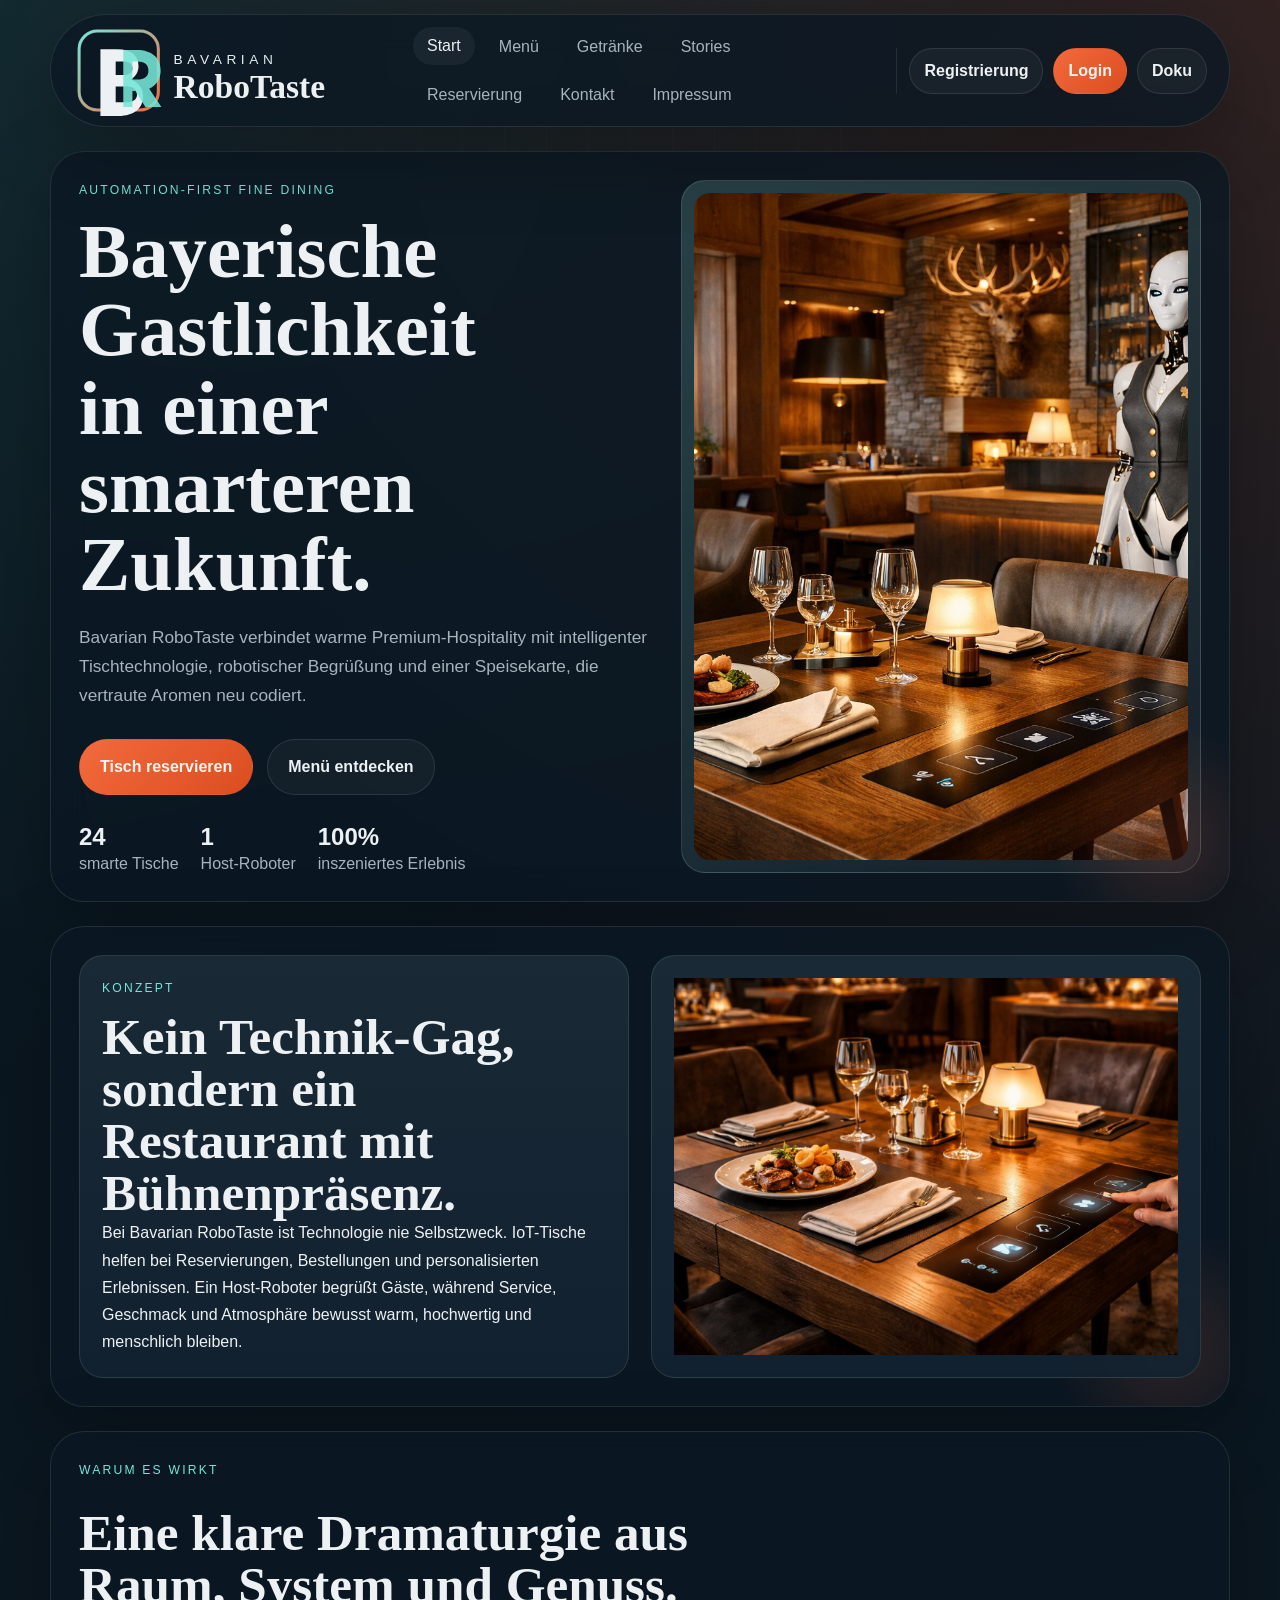
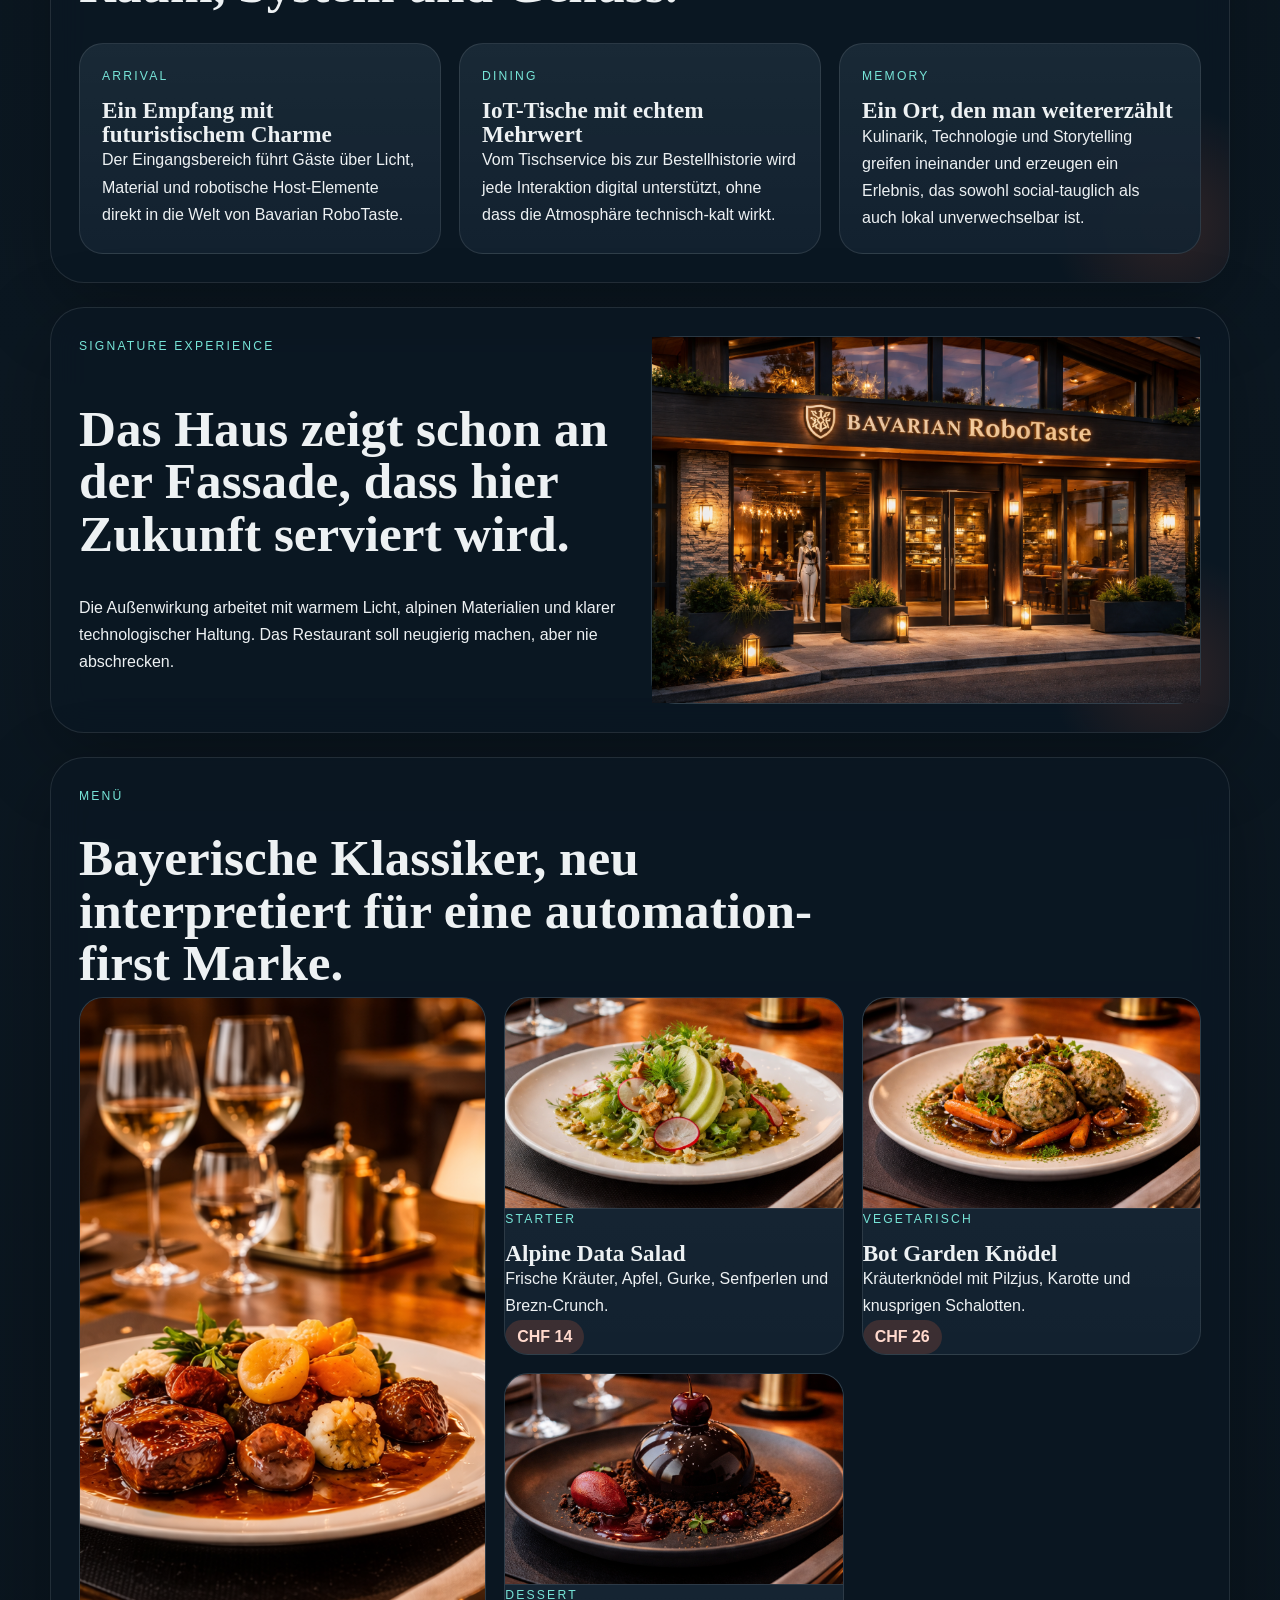
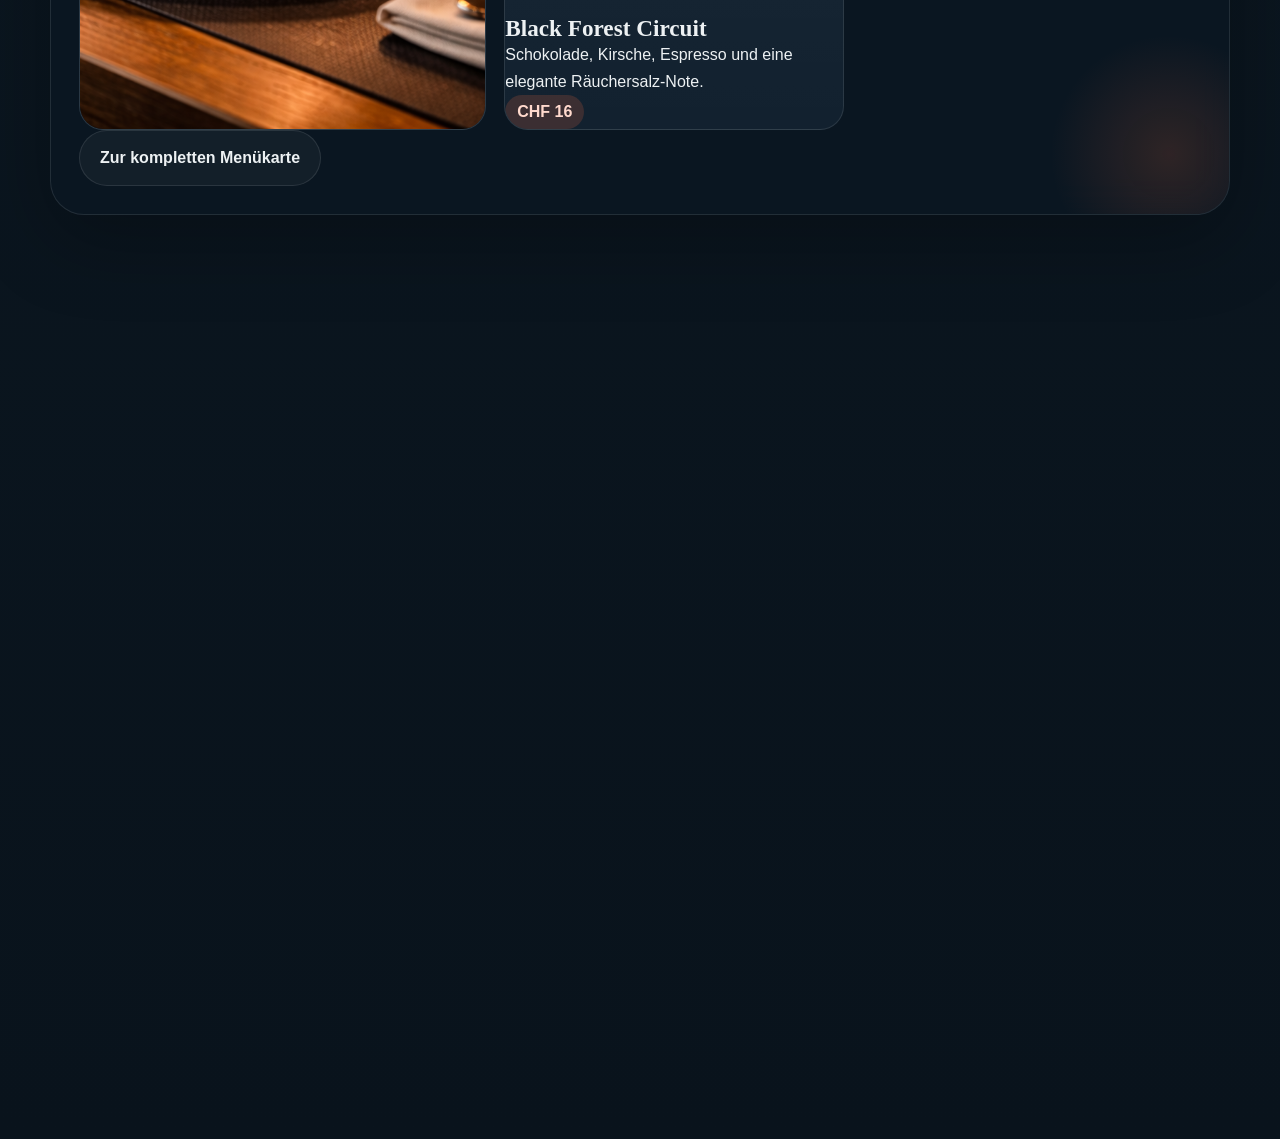
<file: index.html>
<!DOCTYPE html>
<html lang="de">
  <head>
    <meta charset="UTF-8" />
    <meta name="viewport" content="width=device-width, initial-scale=1.0" />
    <title>Bavarian RoboTaste | Automation-First Dining</title>
    <meta
      name="description"
      content="Bavarian RoboTaste ist ein futuristisches Restaurantkonzept mit IoT-Tischen, Begrüßungsrobotik und bayerisch inspirierter Premium-Küche."
    />
    <link rel="stylesheet" href="styles/main.css" />
  </head>
  <body class="page-home">
    <div class="site-shell">
      <header class="site-header reveal" data-site-header></header>

      <main>
        <section class="hero hero-home reveal">
          <div class="hero-copy">
            <p class="eyebrow">Automation-First Fine Dining</p>
            <h1>Bayerische Gastlichkeit in einer smarteren Zukunft.</h1>
            <p class="lead">
              Bavarian RoboTaste verbindet warme Premium-Hospitality mit intelligenter
              Tischtechnologie, robotischer Begrüßung und einer Speisekarte, die
              vertraute Aromen neu codiert.
            </p>
            <div class="hero-actions">
              <a class="button button-primary" href="reservation.html">Tisch reservieren</a>
              <a class="button button-secondary" href="menu.html">Menü entdecken</a>
            </div>
            <ul class="stat-row">
              <li><strong>24</strong><span>smarte Tische</span></li>
              <li><strong>1</strong><span>Host-Roboter</span></li>
              <li><strong>100%</strong><span>inszeniertes Erlebnis</span></li>
            </ul>
          </div>

          <div class="hero-media glow-frame">
            <img
              src="assets/hero/bavarian-robotaste-hero.png"
              alt="Futuristischer Innenraum von Bavarian RoboTaste"
            />
          </div>
        </section>

        <section class="section intro-grid reveal">
          <article class="panel panel-copy">
            <p class="section-tag">Konzept</p>
            <h2>Kein Technik-Gag, sondern ein Restaurant mit Bühnenpräsenz.</h2>
            <p>
              Bei Bavarian RoboTaste ist Technologie nie Selbstzweck. IoT-Tische helfen bei
              Reservierungen, Bestellungen und personalisierten Erlebnissen. Ein Host-Roboter
              begrüßt Gäste, während Service, Geschmack und Atmosphäre bewusst warm,
              hochwertig und menschlich bleiben.
            </p>
          </article>
          <article class="panel panel-visual">
            <img
              src="assets/smart-tables/bavarian-robotaste-smart-table.png"
              alt="Smarter Tisch mit integrierter Technologie"
            />
          </article>
        </section>

        <section class="section section-stack reveal">
          <div class="section-heading">
            <p class="section-tag">Warum es wirkt</p>
            <h2>Eine klare Dramaturgie aus Raum, System und Genuss.</h2>
          </div>
          <div class="feature-grid">
            <article class="feature-card">
              <p class="card-kicker">Arrival</p>
              <h3>Ein Empfang mit futuristischem Charme</h3>
              <p>
                Der Eingangsbereich führt Gäste über Licht, Material und robotische
                Host-Elemente direkt in die Welt von Bavarian RoboTaste.
              </p>
            </article>
            <article class="feature-card">
              <p class="card-kicker">Dining</p>
              <h3>IoT-Tische mit echtem Mehrwert</h3>
              <p>
                Vom Tischservice bis zur Bestellhistorie wird jede Interaktion digital
                unterstützt, ohne dass die Atmosphäre technisch-kalt wirkt.
              </p>
            </article>
            <article class="feature-card">
              <p class="card-kicker">Memory</p>
              <h3>Ein Ort, den man weitererzählt</h3>
              <p>
                Kulinarik, Technologie und Storytelling greifen ineinander und erzeugen
                ein Erlebnis, das sowohl social-tauglich als auch lokal unverwechselbar ist.
              </p>
            </article>
          </div>
        </section>

        <section class="section split-visual reveal">
          <div class="section-heading">
            <p class="section-tag">Signature Experience</p>
            <h2>Das Haus zeigt schon an der Fassade, dass hier Zukunft serviert wird.</h2>
            <p>
              Die Außenwirkung arbeitet mit warmem Licht, alpinen Materialien und klarer
              technologischer Haltung. Das Restaurant soll neugierig machen, aber nie
              abschrecken.
            </p>
          </div>
          <div class="visual-card">
            <img
              src="assets/exterior/bavarian-robotaste-exterior-evening.png"
              alt="Futuristische Außenansicht des Restaurants"
            />
          </div>
        </section>

        <section class="section menu-preview reveal">
          <div class="section-heading">
            <p class="section-tag">Menü</p>
            <h2>Bayerische Klassiker, neu interpretiert für eine automation-first Marke.</h2>
          </div>
          <div class="menu-preview-grid">
            <article
              class="dish-card dish-card-feature dish-trigger"
              tabindex="0"
              role="button"
              data-dish-title="Mechatronic Roast"
              data-dish-category="Chef Signature"
              data-dish-price="CHF 39"
              data-dish-copy="Langsam gegartes Rind, Dunkelbiersauce, Selleriepüree und Wurzelgemüse mit knusprigem Zwiebelglanz."
              data-dish-origin="Regional bezogenes Rind, Bio-Wurzelgemüse, dunkles Malz und handwerklich gekochter Jus."
              data-dish-quality="Alle Hauptkomponenten stammen aus lokaler oder regionaler Produktion, bevorzugt in Bio-Qualität und mit handwerklicher Verarbeitung."
              data-dish-special-heading-1="Herkunft"
              data-dish-special-content-1="Regional bezogenes Rind, Bio-Wurzelgemüse, dunkles Malz und handwerklich gekochter Jus."
              data-dish-special-heading-2="Qualität"
              data-dish-special-content-2="Alle Hauptkomponenten stammen aus lokaler oder regionaler Produktion, bevorzugt in Bio-Qualität und mit handwerklicher Verarbeitung."
              data-dish-quote="Man soll dem Leib etwas Gutes bieten, damit die Seele Lust hat, darin zu wohnen."
              data-dish-author="Winston Churchill"
              data-dish-image="assets/menu/bavarian-robotaste-mechatronic-roast.png"
            >
              <img
                src="assets/menu/bavarian-robotaste-signature-roast.png"
                alt="Signature Roast von Bavarian RoboTaste"
              />
              <div class="dish-copy">
                <p class="card-kicker">Chef Signature</p>
                <h3>Mechatronic Roast</h3>
                <p>
                  Langsam gegartes Rind, Dunkelbiersauce, Selleriepüree und ein Finish, das
                  klassische Sonntagsküche in ein Showpiece verwandelt.
                </p>
                <span class="price-tag">CHF 39</span>
              </div>
            </article>
            <article
              class="dish-card dish-trigger"
              tabindex="0"
              role="button"
              data-dish-title="Alpine Data Salad"
              data-dish-category="Starter"
              data-dish-price="CHF 14"
              data-dish-copy="Frische Kräuter, Apfel, Gurke, Senfperlen und Brezn-Crunch."
              data-dish-origin="Bio-Kräuter aus der Region, Schweizer Äpfel, hausgemachte Pickles und gebackene Brezn-Chips."
              data-dish-quality="Leicht, lokal und präzise: ein kalter Einstieg mit möglichst kurzen Lieferwegen und frischen Komponenten."
              data-dish-special-heading-1="Herkunft"
              data-dish-special-content-1="Bio-Kräuter aus der Region, Schweizer Äpfel, hausgemachte Pickles und gebackene Brezn-Chips."
              data-dish-special-heading-2="Qualität"
              data-dish-special-content-2="Leicht, lokal und präzise: ein kalter Einstieg mit möglichst kurzen Lieferwegen und frischen Komponenten."
              data-dish-quote="Einfachheit ist die höchste Stufe der Vollendung."
              data-dish-author="Leonardo da Vinci"
              data-dish-image="assets/menu/bavarian-robotaste-alpine-data-salad.png"
            >
              <img
                src="assets/menu/bavarian-robotaste-alpine-data-salad.png"
                alt="Alpine Data Salad von Bavarian RoboTaste"
              />
              <p class="card-kicker">Starter</p>
              <h3>Alpine Data Salad</h3>
              <p>Frische Kräuter, Apfel, Gurke, Senfperlen und Brezn-Crunch.</p>
              <span class="price-tag">CHF 14</span>
            </article>
            <article
              class="dish-card dish-trigger"
              tabindex="0"
              role="button"
              data-dish-title="Bot Garden Knödel"
              data-dish-category="Vegetarisch"
              data-dish-price="CHF 26"
              data-dish-copy="Kräuterknödel mit Pilzjus, Karotte und knusprigen Schalotten."
              data-dish-origin="Bio-Kräuter, Pilze aus kontrollierter Zucht, Karotten vom Hof und handgerollte Knödel."
              data-dish-quality="Vegetarische Hauptspeise mit saisonalem Gemüse, aromatischer Tiefe und kompromisslos hochwertiger Produktbasis."
              data-dish-special-heading-1="Herkunft"
              data-dish-special-content-1="Bio-Kräuter, Pilze aus kontrollierter Zucht, Karotten vom Hof und handgerollte Knödel."
              data-dish-special-heading-2="Qualität"
              data-dish-special-content-2="Vegetarische Hauptspeise mit saisonalem Gemüse, aromatischer Tiefe und kompromisslos hochwertiger Produktbasis."
              data-dish-quote="Die Natur eilt nicht, und dennoch wird alles vollendet."
              data-dish-author="Laotse"
              data-dish-image="assets/menu/bavarian-robotaste-bot-garden-knoedel.png"
            >
              <img
                src="assets/menu/bavarian-robotaste-bot-garden-knoedel.png"
                alt="Bot Garden Knödel von Bavarian RoboTaste"
              />
              <p class="card-kicker">Vegetarisch</p>
              <h3>Bot Garden Knödel</h3>
              <p>Kräuterknödel mit Pilzjus, Karotte und knusprigen Schalotten.</p>
              <span class="price-tag">CHF 26</span>
            </article>
            <article
              class="dish-card dish-trigger"
              tabindex="0"
              role="button"
              data-dish-title="Black Forest Circuit"
              data-dish-category="Dessert"
              data-dish-price="CHF 16"
              data-dish-copy="Schokolade, Kirsche, Espresso und eine elegante Räuchersalz-Note."
              data-dish-origin="Dunkle Schokolade, eingelegte Kirschen, präzise reduzierte Espressonoten und feine Dessertpatisserie."
              data-dish-quality="Premium-Dessert mit klarer Texturarbeit, hochwertigen Zutaten und bewusst reduziertem Süßeprofil."
              data-dish-special-heading-1="Herkunft"
              data-dish-special-content-1="Dunkle Schokolade, eingelegte Kirschen, präzise reduzierte Espressonoten und feine Dessertpatisserie."
              data-dish-special-heading-2="Qualität"
              data-dish-special-content-2="Premium-Dessert mit klarer Texturarbeit, hochwertigen Zutaten und bewusst reduziertem Süßeprofil."
              data-dish-quote="Der Geschmack ist das Gedächtnis des Herzens."
              data-dish-author="Jean-Jacques Rousseau"
              data-dish-image="assets/menu/bavarian-robotaste-black-forest-circuit.png"
            >
              <img
                src="assets/menu/bavarian-robotaste-black-forest-circuit.png"
                alt="Black Forest Circuit von Bavarian RoboTaste"
              />
              <p class="card-kicker">Dessert</p>
              <h3>Black Forest Circuit</h3>
              <p>Schokolade, Kirsche, Espresso und eine elegante Räuchersalz-Note.</p>
              <span class="price-tag">CHF 16</span>
            </article>
          </div>
          <div class="section-actions">
            <a class="button button-secondary" href="menu.html">Zur kompletten Menükarte</a>
          </div>
        </section>

        <section class="section quote-banner reveal">
          <div class="quote-copy">
            <p class="section-tag">Stories</p>
            <h2>Eine Marke für Gäste, die Essen, Design und Technologie zusammen denken.</h2>
            <p>
              Ob Date Night, Team Dinner oder Presse-Event: Bavarian RoboTaste liefert eine
              Kulisse, die im Kopf bleibt und auf Fotos sofort wiedererkennbar ist.
            </p>
          </div>
          <div class="quote-side">
            <img
              src="assets/robots/bavarian-robotaste-host-robot.png"
              alt="Begrüßungsroboter von Bavarian RoboTaste"
            />
          </div>
        </section>

      </main>

      <footer class="site-footer reveal" data-site-footer></footer>
    </div>

    <div class="dish-modal" id="dish-modal" hidden>
      <div class="dish-modal-backdrop" data-dish-close></div>
      <div class="dish-modal-panel" role="dialog" aria-modal="true" aria-labelledby="dish-modal-title">
        <button class="dish-modal-close" type="button" aria-label="Overlay schließen" data-dish-close>
          ×
        </button>
        <div class="dish-modal-hero">
          <div class="dish-modal-head">
            <p class="section-tag" id="dish-modal-category">Gericht</p>
            <h2 id="dish-modal-title">Gericht</h2>
            <p class="price-tag" id="dish-modal-price">CHF 0</p>
            <p class="dish-modal-copy" id="dish-modal-copy"></p>
          </div>
          <div class="dish-modal-image-wrap">
            <button class="dish-modal-image-button" type="button" aria-label="Bild groß anzeigen" data-dish-image-open>
              <span class="dish-modal-image-icon">[ ]</span>
              <img class="dish-modal-image" id="dish-modal-image" alt="" />
            </button>
          </div>
        </div>
        <div class="dish-modal-meta">
          <div>
            <h3>Herkunft & Qualität</h3>
            <p id="dish-modal-origin"></p>
            <p id="dish-modal-quality"></p>
          </div>
          <blockquote class="dish-modal-quote">
            <p id="dish-modal-quote"></p>
            <footer id="dish-modal-author"></footer>
          </blockquote>
        </div>
      </div>
    </div>

    <div class="image-lightbox" id="image-lightbox" hidden>
      <div class="image-lightbox-backdrop" data-image-close></div>
      <div class="image-lightbox-panel">
        <button class="dish-modal-close" type="button" aria-label="Großbild schließen" data-image-close>×</button>
        <img class="image-lightbox-image" id="image-lightbox-image" alt="" />
      </div>
    </div>

    <script src="scripts/layout.js"></script>
    <script src="scripts/main.js"></script>
  </body>
</html>
</file>
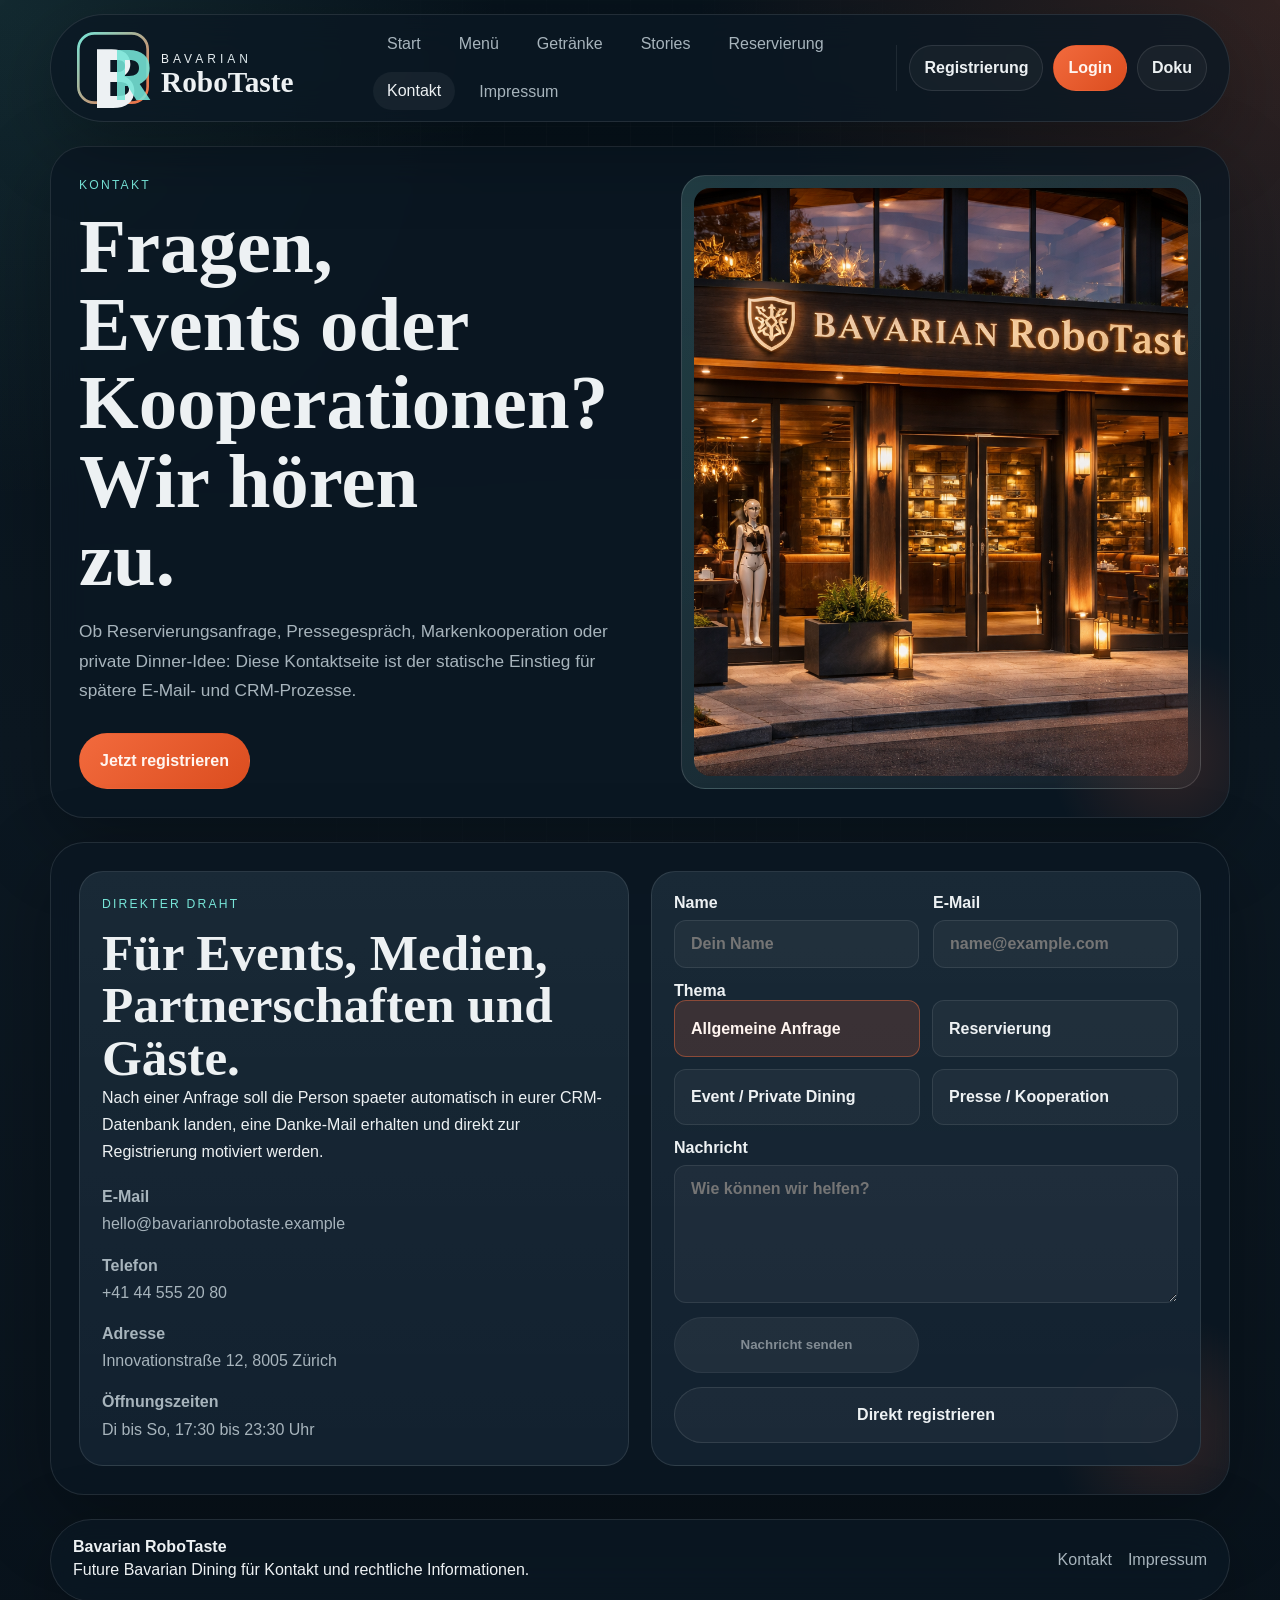
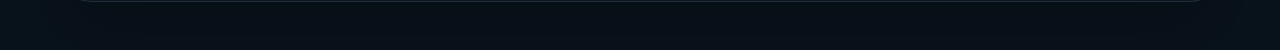
<file: contact.html>
<!DOCTYPE html>
<html lang="de">
  <head>
    <meta charset="UTF-8" />
    <meta name="viewport" content="width=device-width, initial-scale=1.0" />
    <title>Bavarian RoboTaste | Kontakt</title>
    <meta
      name="description"
      content="Kontaktseite für Bavarian RoboTaste mit Anfrageformular, Kontaktdaten und Standortinformationen."
    />
    <link rel="stylesheet" href="styles/main.css" />
  </head>
  <body>
    <div class="site-shell">
      <header class="site-header reveal" data-site-header></header>

      <main>
        <section class="hero hero-subpage reveal">
          <div class="hero-copy">
            <p class="eyebrow">Kontakt</p>
            <h1>Fragen, Events oder Kooperationen? Wir hören zu.</h1>
            <p class="lead">
              Ob Reservierungsanfrage, Pressegespräch, Markenkooperation oder private
              Dinner-Idee: Diese Kontaktseite ist der statische Einstieg für spätere
              E-Mail- und CRM-Prozesse.
            </p>
            <div class="hero-actions">
              <a class="button button-primary" href="register.html">Jetzt registrieren</a>
            </div>
          </div>
          <div class="hero-media glow-frame">
            <img
              src="assets/exterior/bavarian-robotaste-exterior-evening.png"
              alt="Bavarian RoboTaste bei Abendlicht"
            />
          </div>
        </section>

        <section class="section form-layout reveal">
          <div class="panel panel-copy">
            <p class="section-tag">Direkter Draht</p>
            <h2>Für Events, Medien, Partnerschaften und Gäste.</h2>
            <p>
              Nach einer Anfrage soll die Person spaeter automatisch in eurer CRM-Datenbank
              landen, eine Danke-Mail erhalten und direkt zur Registrierung motiviert werden.
            </p>
            <div class="contact-block">
              <p><strong>E-Mail</strong><br />hello@bavarianrobotaste.example</p>
              <p><strong>Telefon</strong><br />+41 44 555 20 80</p>
              <p><strong>Adresse</strong><br />Innovationstraße 12, 8005 Zürich</p>
              <p><strong>Öffnungszeiten</strong><br />Di bis So, 17:30 bis 23:30 Uhr</p>
            </div>
          </div>
          <form class="glass-form" data-contact-form novalidate>
            <div class="form-feedback field-span" data-contact-feedback aria-live="polite"></div>
            <label>
              Name
              <input type="text" name="name" placeholder="Dein Name" required />
            </label>
            <label>
              E-Mail
              <input type="email" name="email" placeholder="name@example.com" required />
            </label>
            <fieldset class="topic-group field-span">
              <legend>Thema</legend>
              <div class="topic-options">
                <label class="topic-option">
                  <input type="radio" name="topic" value="Allgemeine Anfrage" checked />
                  <span>Allgemeine Anfrage</span>
                </label>
                <label class="topic-option">
                  <input type="radio" name="topic" value="Reservierung" />
                  <span>Reservierung</span>
                </label>
                <label class="topic-option">
                  <input type="radio" name="topic" value="Event / Private Dining" />
                  <span>Event / Private Dining</span>
                </label>
                <label class="topic-option">
                  <input type="radio" name="topic" value="Presse / Kooperation" />
                  <span>Presse / Kooperation</span>
                </label>
              </div>
            </fieldset>
            <label class="field-span">
              Nachricht
              <textarea name="message" rows="6" placeholder="Wie können wir helfen?" required></textarea>
            </label>
            <button class="button button-primary" type="submit" data-contact-submit disabled>Nachricht senden</button>
            <a class="button button-secondary field-span" href="register.html">Direkt registrieren</a>
          </form>
        </section>
      </main>

      <footer class="site-footer reveal" data-site-footer></footer>
    </div>

    <script src="scripts/layout.js"></script>
    <script src="scripts/main.js"></script>
  </body>
</html>
</file>
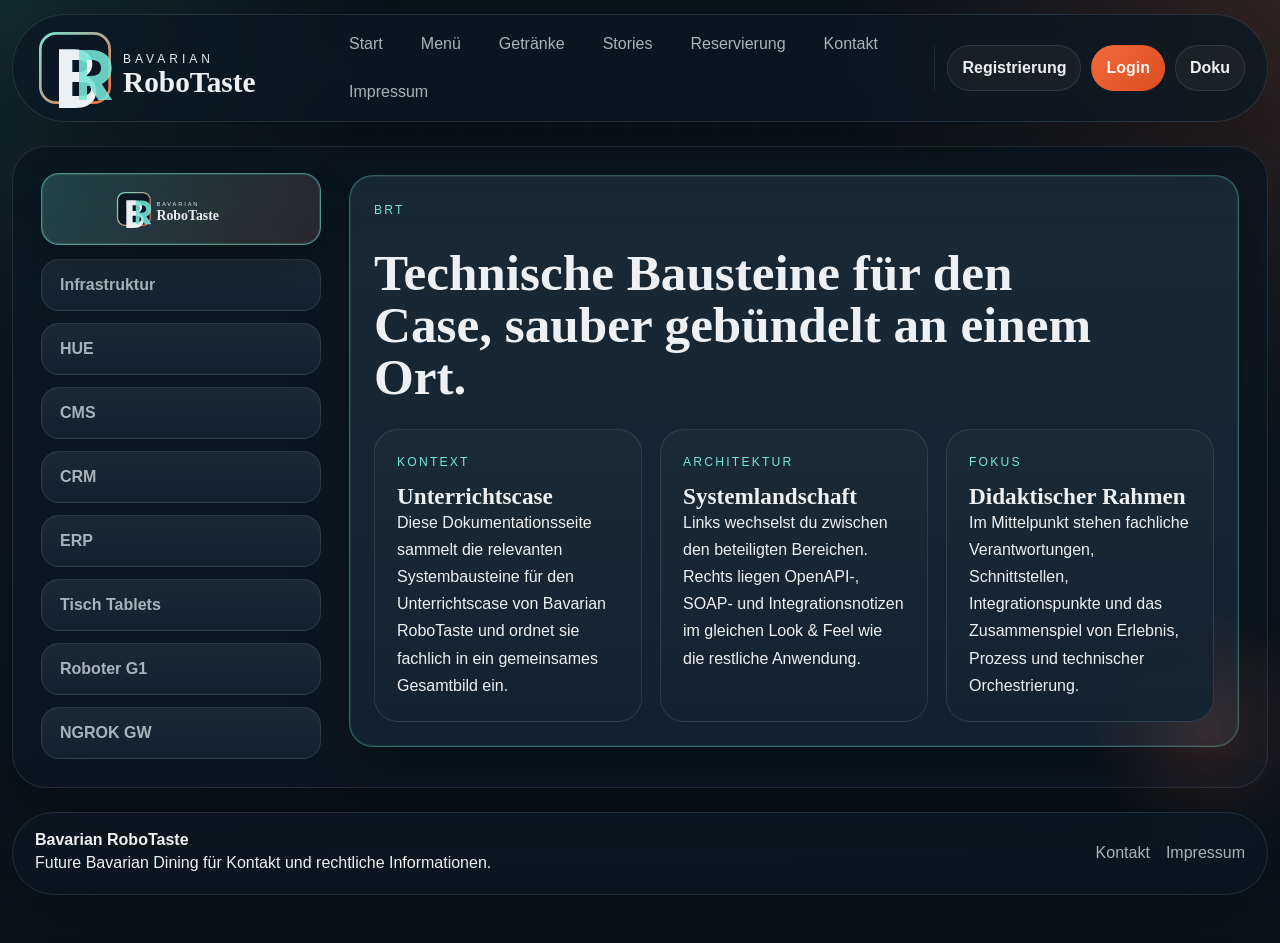
<file: docs.html>
<!DOCTYPE html>
<html lang="de">
  <head>
    <meta charset="UTF-8" />
    <meta name="viewport" content="width=device-width, initial-scale=1.0" />
    <title>Bavarian RoboTaste | Doku</title>
    <meta
      name="description"
      content="Technische Dokumentation für den Unterrichtscase von Bavarian RoboTaste mit Reitern für HUE, CMS, ERP, Tisch Tablets, Roboter G1 und NGROK GW."
    />
    <link rel="stylesheet" href="styles/main.css" />
  </head>
  <body class="docs-page">
    <div class="site-shell">
      <header class="site-header reveal" data-site-header></header>

      <main>
        <section class="section docs-shell reveal">
          <aside class="docs-tabs" aria-label="Dokubereiche">
            <a class="docs-tab docs-tab-brand is-active" href="#brt" data-docs-tab aria-controls="brt">
              <img src="assets/logo/bavarian-robotaste-logo.svg" alt="Bavarian RoboTaste Logo" />
            </a>
            <a class="docs-tab" href="#infrastruktur" data-docs-tab aria-controls="infrastruktur">Infrastruktur</a>
            <a class="docs-tab" href="#hue" data-docs-tab aria-controls="hue">HUE</a>
            <a class="docs-tab" href="#cms" data-docs-tab aria-controls="cms">CMS</a>
            <a class="docs-tab" href="#crm" data-docs-tab aria-controls="crm">CRM</a>
            <a class="docs-tab" href="#erp" data-docs-tab aria-controls="erp">ERP</a>
            <a class="docs-tab" href="#tisch-tablets" data-docs-tab aria-controls="tisch-tablets">Tisch Tablets</a>
            <a class="docs-tab" href="#roboter-g1" data-docs-tab aria-controls="roboter-g1">Roboter G1</a>
            <a class="docs-tab" href="#nrok" data-docs-tab aria-controls="nrok">NGROK GW</a>
          </aside>

          <div class="docs-content">
            <article class="docs-panel is-active" id="brt" data-docs-panel>
              <div class="section-heading">
                <p class="section-tag">BRT</p>
                <h2>Technische Bausteine für den Case, sauber gebündelt an einem Ort.</h2>
              </div>
              <div class="docs-card-grid">
                <section class="legal-card">
                  <p class="card-kicker">Kontext</p>
                  <h3>Unterrichtscase</h3>
                  <p>
                    Diese Dokumentationsseite sammelt die relevanten Systembausteine für den
                    Unterrichtscase von Bavarian RoboTaste und ordnet sie fachlich in ein
                    gemeinsames Gesamtbild ein.
                  </p>
                </section>
                <section class="legal-card">
                  <p class="card-kicker">Architektur</p>
                  <h3>Systemlandschaft</h3>
                  <p>
                    Links wechselst du zwischen den beteiligten Bereichen. Rechts liegen
                    OpenAPI-, SOAP- und Integrationsnotizen im gleichen Look & Feel wie die
                    restliche Anwendung.
                  </p>
                </section>
                <section class="legal-card">
                  <p class="card-kicker">Fokus</p>
                  <h3>Didaktischer Rahmen</h3>
                  <p>
                    Im Mittelpunkt stehen fachliche Verantwortungen, Schnittstellen,
                    Integrationspunkte und das Zusammenspiel von Erlebnis, Prozess und
                    technischer Orchestrierung.
                  </p>
                </section>
              </div>
            </article>

            <article class="docs-panel" id="infrastruktur" data-docs-panel hidden>
              <div class="section-heading">
                <p class="section-tag">Infrastruktur</p>
                <h2>Hardware, Netzwerk und Services als interaktive Ãœbersicht.</h2>
                <p class="lead">
                  Die gelben Bereiche sind als erste Hotspots vorbereitet. Beim Darüberfahren oder Anklicken
                  zeigen wir Dummy-Informationen an, damit wir die Struktur gemeinsam feinjustieren können.
                </p>
              </div>

              <section class="docs-infra-shell" data-infra-app>
                <div class="docs-infra-stage">
                  <div class="docs-infra-toolbar" role="tablist" aria-label="Infrastrukturansichten">
                    <button
                      class="docs-infra-toggle is-active"
                      type="button"
                      data-infra-view-button="hw-network"
                      aria-selected="true"
                    >
                      HW &amp; Netzwerk
                    </button>
                    <button
                      class="docs-infra-toggle"
                      type="button"
                      data-infra-view-button="services"
                      aria-selected="false"
                    >
                      Services
                    </button>
                    <div class="docs-infra-toolbar-group" aria-label="Diagrammsteuerung">
                      <button class="docs-infra-tool" type="button" data-infra-action="zoom-out" data-infra-mode="inline" aria-label="Herauszoomen">
                        <span class="docs-infra-tool-icon docs-infra-tool-icon-minus" aria-hidden="true"></span>
                      </button>
                      <button class="docs-infra-tool" type="button" data-infra-action="zoom-in" data-infra-mode="inline" aria-label="Hineinzoomen">
                        <span class="docs-infra-tool-icon docs-infra-tool-icon-plus" aria-hidden="true"></span>
                      </button>
                      <button class="docs-infra-tool" type="button" data-infra-action="reset" data-infra-mode="inline">Reset</button>
                    </div>
                    <button class="button button-secondary docs-infra-zoom" type="button" data-infra-zoom>
                      Vollbild
                    </button>
                  </div>

                  <div class="docs-infra-figure-shell">
                    <figure class="docs-infra-figure is-active" data-infra-view="hw-network">
                      <object
                        class="docs-infra-svg"
                        data-infra-svg="hw-network"
                        data="assets/bavarian-robotaste-infrastructure-hw-network.svg"
                        type="image/svg+xml"
                        aria-label="Hardware- und Netzwerkübersicht von Bavarian RoboTaste"
                      ></object>
                    </figure>

                    <figure class="docs-infra-figure" data-infra-view="services" hidden>
                      <object
                        class="docs-infra-svg"
                        data-infra-svg="services"
                        data="assets/bavarian-robotaste-infrastructure-services.svg"
                        type="image/svg+xml"
                        aria-label="Serviceübersicht von Bavarian RoboTaste"
                      ></object>
                    </figure>

                    <div class="docs-infra-overlay panel" data-infra-overlay hidden>
                      <p class="card-kicker">Hotspot</p>
                      <h3 data-infra-title>HW &amp; Netzwerk</h3>
                      <p data-infra-text>
                        Wähle im Diagramm einen Hotspot aus. Die Infos erscheinen direkt über der Grafik,
                        damit die Struktur schneller überprüft werden kann.
                      </p>
                      <div class="docs-meta-grid docs-meta-grid-single" data-infra-meta>
                        <div>
                          <p class="card-kicker">Status</p>
                          <p>Bereit für Feedback und Feinschliff.</p>
                        </div>
                      </div>
                    </div>
                  </div>
                </div>
              </section>
            </article>

            <article class="docs-panel" id="hue" data-docs-panel hidden>
              <div class="section-heading">
                <p class="section-tag">HUE</p>
                <h2>REST-API zur Steuerung von Tischlampen und Lichtstreifen im Restaurant.</h2>
              </div>
              <section class="docs-detail-intro">
                <p>
                  Philips Hue ist das Beleuchtungssystem im Unterrichtscase von Bavarian
                  RoboTaste. Darüber steuern wir die Tischlampen sowie die Lichtstreifen auf
                  dem Boden, um Stimmungen, Begrüßungsszenen oder Statuswechsel im Restaurant
                  sichtbar zu machen. Die Anbindung erfolgt über eine REST-API und kann bei
                  Bedarf auch von extern über ein <code>ngrok</code>-Gateway angesprochen
                  werden.
                </p>
              </section>

              <div class="docs-detail-stack">
                <section class="docs-detail-section">
                  <div class="docs-detail-heading">
                    <p class="card-kicker">Architektur</p>
                    <h3>Einsatz im Case</h3>
                  </div>
                  <p>
                    HUE bildet die Lichtschicht im Restaurant. Typische Trigger kommen aus
                    Reservierung, Welcome-Flow, Menüphase oder Eventsteuerung und werden auf
                    konkrete Lampen, Gruppen oder Szenen abgebildet.
                  </p>
                  <div class="docs-inline-list">
                    <span>Tischlampen</span>
                    <span>Boden-Lichtstreifen</span>
                    <span>Szenen</span>
                    <span>Gruppen</span>
                    <span>Trigger</span>
                    <span>Ambience</span>
                  </div>
                </section>

                <section class="docs-detail-section">
                  <div class="docs-detail-heading">
                    <p class="card-kicker">API</p>
                    <h3>Schnittstelle</h3>
                  </div>
                  <p>
                    Die Ansteuerung von Hue erfolgt über eine REST-API. Darüber lassen sich
                    Lichtgruppen, einzelne Leuchten, Farbwerte, Helligkeit und Szenen für den
                    Restaurantbetrieb adressieren.
                  </p>
                  <ul class="docs-bullet-list">
                    <li>Geeignet für die Steuerung einzelner Tischlampen oder definierter Lichtgruppen.</li>
                    <li>Nutzbar für Szenen wie Welcome, Service, Event oder stimmungsabhängige Beleuchtung.</li>
                    <li>Einbindung in externe Trigger-Flows über HTTP-basierte Requests.</li>
                  </ul>
                </section>

                <section class="docs-detail-section">
                  <div class="docs-detail-heading">
                    <p class="card-kicker">Zugriff</p>
                    <h3>Intern und extern</h3>
                  </div>
                  <p>
                    Im lokalen Setup wird Hue direkt im internen Netz angesprochen. Für Demo-,
                    Unterrichts- oder Integrationsszenarien kann der Zugriff zusätzlich über
                    ein <code>ngrok</code>-Gateway veröffentlicht werden, sodass externe
                    Systeme oder Orchestratoren die REST-Schnittstelle erreichen.
                  </p>
                  <div class="docs-meta-grid">
                    <div>
                      <p class="card-kicker">Protokoll</p>
                      <p><code>REST / HTTP</code></p>
                    </div>
                    <div>
                      <p class="card-kicker">Externer Zugriff</p>
                      <p>Optional über <code>ngrok</code>-Gateway</p>
                    </div>
                    <div>
                      <p class="card-kicker">Typische Consumer</p>
                      <p>ERP, CMS, Event-Logik oder Roboter-Trigger</p>
                    </div>
                  </div>
                </section>

                <section class="docs-detail-section">
                  <div class="docs-detail-heading">
                    <p class="card-kicker">Referenz</p>
                    <h3>Weiterführende Dokumentation</h3>
                  </div>
                  <p>
                    Offizielle Entwicklerdokumentation für Einrichtung, Authentifizierung und
                    erste Requests:
                    <a href="https://developers.meethue.com/develop/get-started-2/" target="_blank" rel="noreferrer">
                      developers.meethue.com/develop/get-started-2/
                    </a>
                  </p>
                </section>
              </div>
            </article>

            <article class="docs-panel" id="cms" data-docs-panel hidden>
              <div class="section-heading">
                <p class="section-tag">CMS</p>
                <h2>REST-Service für Produkttexte, Bildlinks und Preis-Synchronisation per ERP-ID.</h2>
              </div>
              <section class="docs-detail-intro">
                <p>
                  Das CMS stellt Produkttexte und Bildreferenzen auf Basis der
                  <code>erpId</code> bereit. Preise können vom ERP über dieselbe
                  fachliche Schlüssel-ID in das CMS zurückgeschrieben werden. So bleiben
                  Texte und Medien im CMS, während Preislogik weiterhin vom ERP
                  verantwortet wird.
                </p>
                <p>
                  Die REST-Endpunkte des CMS werden unter der Basis-URL
                  <code>https://api.bpoh.space</code> angesprochen.
                </p>
              </section>

              <div class="docs-detail-stack">
                <section class="docs-detail-section">
                  <div class="docs-detail-heading">
                    <p class="card-kicker">API</p>
                    <h3>Endpoints</h3>
                  </div>
                  <div class="docs-endpoint-list">

                    <article class="docs-endpoint-item">
                      <div class="docs-endpoint-meta">
                        <span class="docs-method is-neutral">GET</span>
                        <code>/api/cms/products/{erpId}</code>
                      </div>
                      <p>
                        Liefert genau den CMS-relevanten Produktausschnitt für eine gegebene
                        ERP-Produkt-ID: Name, Beschreibung, Bildlink und den aktuell im CMS
                        gespeicherten Preis.
                      </p>
                      <div class="docs-split-block">
                        <div>
                          <p class="card-kicker">Response</p>
                          <pre class="docs-code"><code>{
  "ok": true,
  "product": {
    "erpId": "ERP-10042",
    "page": "menu",
    "sectionKey": "main_frames",
    "category": "Chef Signature",
    "name": "Mechatronic Roast",
    "description": "Langsam gegartes Rind, Dunkelbiersauce, Selleriepüree, Wurzelgemüse und knuspriger Zwiebel-Glanz.",
    "imageUrl": "http://localhost:8080/assets/menu/bavarian-robotaste-mechatronic-roast.png",
    "price": "CHF 39"
  }
}</code></pre>
                        </div>
                        <div>
                          <p class="card-kicker">Fehler</p>
                          <pre class="docs-code"><code>{
  "ok": false,
  "error": "product_not_found",
  "erpId": "ERP-10042"
}</code></pre>
                        </div>
                      </div>
                    </article>

                    <article class="docs-endpoint-item">
                      <div class="docs-endpoint-meta">
                        <span class="docs-method">PUT</span>
                        <code>/api/cms/products/{erpId}/price</code>
                      </div>
                      <p>
                        Aktualisiert den im CMS gespeicherten Preis über die ERP-ID. Gedacht
                        als Rückkanal vom ERP in das CMS, damit Frontend, Doku oder Tablet-Cases
                        denselben Preisstand anzeigen können.
                      </p>
                      <div class="docs-split-block">
                        <div>
                          <p class="card-kicker">Request</p>
                          <pre class="docs-code"><code>{
  "price": "CHF 17 / 102"
}</code></pre>
                        </div>
                        <div>
                          <p class="card-kicker">Response</p>
                          <pre class="docs-code"><code>{
  "ok": true,
  "product": {
    "erpId": "ERP-20017",
    "page": "drinks",
    "sectionKey": "sparkling",
    "category": "Sekt & Champagner",
    "name": "Winzersekt Pinot Brut",
    "description": "Pfalz · Grüner Apfel, Hefe, trockene Länge.",
    "imageUrl": null,
    "price": "CHF 17 / 102"
  }
}</code></pre>
                        </div>
                      </div>
                    </article>

                    <article class="docs-endpoint-item">
                      <div class="docs-endpoint-meta">
                        <span class="docs-method is-neutral">GET</span>
                        <code>/api/cms/reservations/{reservationId}</code>
                      </div>
                      <p>
                        Liefert die wichtigsten Reservierungsdaten zu einer konkreten
                        <code>reservationId</code>. Die Antwort ist bewusst schlank und gibt
                        Datum, Tisch, <code>roomId</code>, Slot/Zeit und E-Mail zurueck.
                      </p>
                      <div class="docs-split-block">
                        <div>
                          <p class="card-kicker">Response</p>
                          <pre class="docs-code"><code>{
  "ok": true,
  "reservation": {
    "reservationId": "reservation_123",
    "date": "2026-03-25",
    "table": {
      "id": "table-04",
      "label": "Tisch 4"
    },
    "roomId": "stube",
    "slot": {
      "key": "evening",
      "label": "18:30 - 21:00"
    },
    "email": "achim@example.com"
  }
}</code></pre>
                        </div>
                        <div>
                          <p class="card-kicker">Fehler</p>
                          <pre class="docs-code"><code>{
  "ok": false,
  "error": "reservation_not_found"
}</code></pre>
                        </div>
                      </div>
                    </article>
                  </div>
                </section>

                <section class="docs-detail-section">
                  <div class="docs-detail-heading">
                    <p class="card-kicker">Datenmodell</p>
                    <h3>Welche Felder das CMS zurückgibt</h3>
                  </div>
                  <div class="docs-meta-grid">
                    <div>
                      <p class="card-kicker">Basis-URL</p>
                      <p><code>https://api.bpoh.space</code></p>
                    </div>
                    <div>
                      <p class="card-kicker">Schlüssel</p>
                      <p><code>erpId</code> ist die fachliche Referenz zwischen ERP und CMS.</p>
                    </div>
                    <div>
                      <p class="card-kicker">Texte</p>
                      <p><code>name</code> und <code>description</code> kommen aus dem CMS-Datensatz.</p>
                    </div>
                    <div>
                      <p class="card-kicker">Medien</p>
                      <p><code>imageUrl</code> ist ein absoluter Link, falls für das Produkt ein Bild hinterlegt ist.</p>
                    </div>
                    <div>
                      <p class="card-kicker">Preis</p>
                      <p><code>price</code> ist im CMS gespeichert, wird fachlich aber vom ERP geliefert.</p>
                    </div>
                  </div>
                </section>

                <section class="docs-detail-section">
                  <div class="docs-detail-heading">
                    <p class="card-kicker">Integration</p>
                    <h3>Zusammenspiel mit ERP und Frontend</h3>
                  </div>
                  <ul class="docs-bullet-list">
                    <li>Frontend oder Tablet kann über <code>erpId</code> gezielt Produkttexte und Bildlinks abfragen.</li>
                    <li>Das ERP bleibt fÃ¼hrend fÃ¼r Preislogik und stÃ¶ÃŸt Preisupdates per <code>PUT /api/cms/products/{erpId}/price</code> an.</li>
                    <li>Produkte ohne Bild liefern <code>imageUrl: null</code>; aktuell betrifft das vor allem Getränke.</li>
                    <li>Solange noch keine finalen ERP-IDs gepflegt sind, antwortet die API für unbekannte IDs mit <code>404 product_not_found</code>.</li>
                  </ul>
                </section>
              </div>
            </article>

            <article class="docs-panel" id="crm" data-docs-panel hidden>
              <div class="section-heading">
                <p class="section-tag">CRM</p>
                <h2>SOAP-Service für angemeldete Gäste, Reservierungshistorie und Umsatzdaten.</h2>
              </div>
              <section class="docs-detail-intro">
                <p>
                  Das CRM zeigt im Unterrichtscase bewusst eine zweite API-Art neben REST.
                  Angemeldete Gäste werden über denselben Bearer-Token wie im Frontend
                  authentifiziert, die Fachoperationen selbst laufen aber als SOAP-Calls über
                  <code>POST /api/crm/soap</code>.
                </p>
                <p>
                  Die technische Basis-URL des CRM-Services lautet
                  <code>https://api.bpoh.space</code>; der SOAP-Endpoint ist damit
                  <code>https://api.bpoh.space/api/crm/soap</code>.
                </p>
              </section>

              <div class="docs-detail-stack">
                <section class="docs-detail-section">
                  <div class="docs-detail-heading">
                    <p class="card-kicker">Vertrag</p>
                    <h3>Technischer Rahmen der Schnittstelle</h3>
                  </div>
                  <div class="docs-meta-grid">
                    <div>
                      <p class="card-kicker">Basis-URL</p>
                      <p><code>https://api.bpoh.space</code></p>
                    </div>
                    <div>
                      <p class="card-kicker">Endpoint</p>
                      <p><code>POST https://api.bpoh.space/api/crm/soap</code></p>
                    </div>
                    <div>
                      <p class="card-kicker">Content-Type</p>
                      <p><code>text/xml; charset=utf-8</code></p>
                    </div>
                    <div>
                      <p class="card-kicker">Namespace</p>
                      <p><code>http://bavarian-robotaste.local/crm</code> ist der XML-Namespace, nicht die Aufruf-URL.</p>
                    </div>
                    <div>
                      <p class="card-kicker">Antwortformat</p>
                      <p>Erfolgsfälle kommen als SOAP-Envelope mit fachlicher Response, Fehler als SOAP-Fault mit technischem Fehlercode im Detail-Block.</p>
                    </div>
                  </div>
                </section>

                <section class="docs-detail-section">
                  <div class="docs-detail-heading">
                    <p class="card-kicker">Operationen</p>
                    <h3>SOAP-Methoden</h3>
                  </div>
                  <div class="docs-endpoint-list">
                    <article class="docs-endpoint-item">
                      <div class="docs-endpoint-meta">
                        <span class="docs-method">POST</span>
                        <code>/api/crm/soap</code>
                      </div>
                      <p>
                        Löst eine E-Mail-Adresse in die technische CRM-User-ID auf. Diese
                        <code>customerId</code> wird anschließend in den weiteren SOAP-Aufrufen verwendet.
                      </p>
                      <pre class="docs-code"><code>&lt;soapenv:Envelope xmlns:soapenv="http://schemas.xmlsoap.org/soap/envelope/" xmlns:crm="http://bavarian-robotaste.local/crm"&gt;
  &lt;soapenv:Body&gt;
    &lt;crm:GetCustomerIdByEmail&gt;
      &lt;crm:customerEmail&gt;gast@example.com&lt;/crm:customerEmail&gt;
    &lt;/crm:GetCustomerIdByEmail&gt;
  &lt;/soapenv:Body&gt;
&lt;/soapenv:Envelope&gt;</code></pre>
                      <details class="docs-response-toggle">
                        <summary>Beispiel-Response anzeigen</summary>
                        <pre class="docs-code"><code>&lt;soapenv:Envelope xmlns:soapenv="http://schemas.xmlsoap.org/soap/envelope/" xmlns:crm="http://bavarian-robotaste.local/crm"&gt;
  &lt;soapenv:Body&gt;
    &lt;crm:GetCustomerIdByEmailResponse&gt;
      &lt;crm:customer&gt;
        &lt;crm:id&gt;guest_40306352e52e176f&lt;/crm:id&gt;
        &lt;crm:email&gt;gast@example.com&lt;/crm:email&gt;
        &lt;crm:firstName&gt;Max&lt;/crm:firstName&gt;
      &lt;/crm:customer&gt;
    &lt;/crm:GetCustomerIdByEmailResponse&gt;
  &lt;/soapenv:Body&gt;
&lt;/soapenv:Envelope&gt;</code></pre>
                      </details>
                    </article>

                    <article class="docs-endpoint-item">
                      <div class="docs-endpoint-meta">
                        <span class="docs-method">POST</span>
                        <code>/api/crm/soap</code>
                      </div>
                      <p>
                        Löst eine E-Mail-Adresse in die technische CRM-User-ID auf. Diese
                        <code>customerId</code> wird anschließend in den weiteren SOAP-Aufrufen verwendet.
                      </p>
                      <pre class="docs-code"><code>&lt;soapenv:Envelope xmlns:soapenv="http://schemas.xmlsoap.org/soap/envelope/" xmlns:crm="http://bavarian-robotaste.local/crm"&gt;
  &lt;soapenv:Body&gt;
    &lt;crm:GetCustomerReservations&gt;
      &lt;crm:customerId&gt;guest_40306352e52e176f&lt;/crm:customerId&gt;
    &lt;/crm:GetCustomerReservations&gt;
  &lt;/soapenv:Body&gt;
&lt;/soapenv:Envelope&gt;</code></pre>
                      <details class="docs-response-toggle">
                        <summary>Beispiel-Response anzeigen</summary>
                        <pre class="docs-code"><code>&lt;soapenv:Envelope xmlns:soapenv="http://schemas.xmlsoap.org/soap/envelope/" xmlns:crm="http://bavarian-robotaste.local/crm"&gt;
  &lt;soapenv:Body&gt;
    &lt;crm:GetCustomerReservationsResponse&gt;
      &lt;crm:customer&gt;
        &lt;crm:id&gt;guest_40306352e52e176f&lt;/crm:id&gt;
        &lt;crm:email&gt;gast@example.com&lt;/crm:email&gt;
        &lt;crm:firstName&gt;Max&lt;/crm:firstName&gt;
      &lt;/crm:customer&gt;
      &lt;crm:reservations&gt;
        &lt;crm:reservation&gt;
          &lt;crm:id&gt;reservation_a1b2c3&lt;/crm:id&gt;
          &lt;crm:reservationCode&gt;7F2A91BC&lt;/crm:reservationCode&gt;
          &lt;crm:date&gt;2026-03-21&lt;/crm:date&gt;
          &lt;crm:slotKey&gt;early&lt;/crm:slotKey&gt;
          &lt;crm:slotLabel&gt;17:30 - 20:00&lt;/crm:slotLabel&gt;
          &lt;crm:roomId&gt;raum-4&lt;/crm:roomId&gt;
          &lt;crm:roomName&gt;Servierwerk Lounge&lt;/crm:roomName&gt;
          &lt;crm:tableId&gt;table-1&lt;/crm:tableId&gt;
          &lt;crm:tableLabel&gt;Tisch 1&lt;/crm:tableLabel&gt;
          &lt;crm:guests&gt;4&lt;/crm:guests&gt;
          &lt;crm:occasion&gt;Dinner&lt;/crm:occasion&gt;
          &lt;crm:status&gt;requested&lt;/crm:status&gt;
          &lt;crm:createdAt&gt;2026-03-20T18:41:12+00:00&lt;/crm:createdAt&gt;
          &lt;crm:cancelledAt&gt;&lt;/crm:cancelledAt&gt;
          &lt;crm:scheduledLabel&gt;21.03.2026 · 17:30 - 20:00&lt;/crm:scheduledLabel&gt;
        &lt;/crm:reservation&gt;
      &lt;/crm:reservations&gt;
    &lt;/crm:GetCustomerReservationsResponse&gt;
  &lt;/soapenv:Body&gt;
&lt;/soapenv:Envelope&gt;</code></pre>
                      </details>
                    </article>

                    <article class="docs-endpoint-item">
                      <div class="docs-endpoint-meta">
                        <span class="docs-method">POST</span>
                        <code>/api/crm/soap</code>
                      </div>
                      <p>
                        Liefert die Kennzahlen <code>made</code>, <code>cancelled</code>,
                        <code>arrived</code> und <code>open</code> für den angemeldeten Gast.
                      </p>
                      <pre class="docs-code"><code>&lt;soapenv:Envelope xmlns:soapenv="http://schemas.xmlsoap.org/soap/envelope/" xmlns:crm="http://bavarian-robotaste.local/crm"&gt;
  &lt;soapenv:Body&gt;
    &lt;crm:GetCustomerReservationStats&gt;
      &lt;crm:customerId&gt;guest_40306352e52e176f&lt;/crm:customerId&gt;
    &lt;/crm:GetCustomerReservationStats&gt;
  &lt;/soapenv:Body&gt;
&lt;/soapenv:Envelope&gt;</code></pre>
                      <details class="docs-response-toggle">
                        <summary>Beispiel-Response anzeigen</summary>
                        <pre class="docs-code"><code>&lt;soapenv:Envelope xmlns:soapenv="http://schemas.xmlsoap.org/soap/envelope/" xmlns:crm="http://bavarian-robotaste.local/crm"&gt;
  &lt;soapenv:Body&gt;
    &lt;crm:GetCustomerReservationStatsResponse&gt;
      &lt;crm:customerId&gt;guest_123&lt;/crm:customerId&gt;
      &lt;crm:email&gt;gast@example.com&lt;/crm:email&gt;
      &lt;crm:summary&gt;
        &lt;crm:made&gt;10&lt;/crm:made&gt;
        &lt;crm:cancelled&gt;5&lt;/crm:cancelled&gt;
        &lt;crm:arrived&gt;2&lt;/crm:arrived&gt;
        &lt;crm:open&gt;3&lt;/crm:open&gt;
      &lt;/crm:summary&gt;
    &lt;/crm:GetCustomerReservationStatsResponse&gt;
  &lt;/soapenv:Body&gt;
&lt;/soapenv:Envelope&gt;</code></pre>
                      </details>
                    </article>

                    <article class="docs-endpoint-item">
                      <div class="docs-endpoint-meta">
                        <span class="docs-method">POST</span>
                        <code>/api/crm/soap</code>
                      </div>
                      <p>
                        Speichert oder aktualisiert eine bezahlte Rechnung zu einer Reservierung.
                        Darüber entsteht die Umsatzsicht pro Gast.
                      </p>
                      <pre class="docs-code"><code>&lt;soapenv:Envelope xmlns:soapenv="http://schemas.xmlsoap.org/soap/envelope/" xmlns:crm="http://bavarian-robotaste.local/crm"&gt;
  &lt;soapenv:Body&gt;
    &lt;crm:UpsertCustomerInvoice&gt;
      &lt;crm:customerId&gt;guest_40306352e52e176f&lt;/crm:customerId&gt;
      &lt;crm:reservationId&gt;reservation_123&lt;/crm:reservationId&gt;
      &lt;crm:invoiceId&gt;inv-2026-0001&lt;/crm:invoiceId&gt;
      &lt;crm:currency&gt;CHF&lt;/crm:currency&gt;
      &lt;crm:totalAmount&gt;148.50&lt;/crm:totalAmount&gt;
      &lt;crm:paidAt&gt;2026-03-21T21:15:00+01:00&lt;/crm:paidAt&gt;
      &lt;crm:items&gt;
        &lt;crm:item&gt;
          &lt;crm:itemId&gt;ERP-10042&lt;/crm:itemId&gt;
          &lt;crm:name&gt;Mechatronic Roast&lt;/crm:name&gt;
          &lt;crm:qty&gt;2&lt;/crm:qty&gt;
          &lt;crm:price&gt;39.00&lt;/crm:price&gt;
        &lt;/crm:item&gt;
      &lt;/crm:items&gt;
    &lt;/crm:UpsertCustomerInvoice&gt;
  &lt;/soapenv:Body&gt;
&lt;/soapenv:Envelope&gt;</code></pre>
                      <details class="docs-response-toggle">
                        <summary>Beispiel-Response anzeigen</summary>
                        <pre class="docs-code"><code>&lt;soapenv:Envelope xmlns:soapenv="http://schemas.xmlsoap.org/soap/envelope/" xmlns:crm="http://bavarian-robotaste.local/crm"&gt;
  &lt;soapenv:Body&gt;
    &lt;crm:UpsertCustomerInvoiceResponse&gt;
      &lt;crm:invoice&gt;
        &lt;crm:invoiceId&gt;inv-2026-0001&lt;/crm:invoiceId&gt;
        &lt;crm:reservationId&gt;reservation_123&lt;/crm:reservationId&gt;
        &lt;crm:currency&gt;CHF&lt;/crm:currency&gt;
        &lt;crm:totalAmount&gt;148.5&lt;/crm:totalAmount&gt;
        &lt;crm:paidAt&gt;2026-03-21T21:15:00+01:00&lt;/crm:paidAt&gt;
      &lt;/crm:invoice&gt;
      &lt;crm:revenue&gt;
        &lt;crm:currency&gt;CHF&lt;/crm:currency&gt;
        &lt;crm:totalAmount&gt;412.0&lt;/crm:totalAmount&gt;
        &lt;crm:invoiceCount&gt;3&lt;/crm:invoiceCount&gt;
      &lt;/crm:revenue&gt;
    &lt;/crm:UpsertCustomerInvoiceResponse&gt;
  &lt;/soapenv:Body&gt;
&lt;/soapenv:Envelope&gt;</code></pre>
                      </details>
                    </article>

                    <article class="docs-endpoint-item">
                      <div class="docs-endpoint-meta">
                        <span class="docs-method">POST</span>
                        <code>/api/crm/soap</code>
                      </div>
                      <p>
                        Setzt den Reservierungsstatus eines Gasts, zum Beispiel auf
                        <code>arrived</code>, <code>requested</code> oder <code>cancelled</code>.
                      </p>
                      <pre class="docs-code"><code>&lt;soapenv:Envelope xmlns:soapenv="http://schemas.xmlsoap.org/soap/envelope/" xmlns:crm="http://bavarian-robotaste.local/crm"&gt;
  &lt;soapenv:Body&gt;
    &lt;crm:UpdateReservationStatus&gt;
      &lt;crm:customerId&gt;guest_40306352e52e176f&lt;/crm:customerId&gt;
      &lt;crm:reservationId&gt;reservation_123&lt;/crm:reservationId&gt;
      &lt;crm:status&gt;arrived&lt;/crm:status&gt;
    &lt;/crm:UpdateReservationStatus&gt;
  &lt;/soapenv:Body&gt;
&lt;/soapenv:Envelope&gt;</code></pre>
                      <details class="docs-response-toggle">
                        <summary>Beispiel-Response anzeigen</summary>
                        <pre class="docs-code"><code>&lt;soapenv:Envelope xmlns:soapenv="http://schemas.xmlsoap.org/soap/envelope/" xmlns:crm="http://bavarian-robotaste.local/crm"&gt;
  &lt;soapenv:Body&gt;
    &lt;crm:UpdateReservationStatusResponse&gt;
      &lt;crm:reservation&gt;
        &lt;crm:id&gt;reservation_123&lt;/crm:id&gt;
        &lt;crm:status&gt;arrived&lt;/crm:status&gt;
        &lt;crm:cancelledAt&gt;&lt;/crm:cancelledAt&gt;
        &lt;crm:scheduledLabel&gt;21.03.2026 · 17:30 - 20:00&lt;/crm:scheduledLabel&gt;
      &lt;/crm:reservation&gt;
    &lt;/crm:UpdateReservationStatusResponse&gt;
  &lt;/soapenv:Body&gt;
&lt;/soapenv:Envelope&gt;</code></pre>
                      </details>
                    </article>

                    <article class="docs-endpoint-item">
                      <div class="docs-endpoint-meta">
                        <span class="docs-method">POST</span>
                        <code>/api/crm/soap</code>
                      </div>
                      <p>
                        Liefert den aggregierten Umsatz inklusive Rechnungsanzahl und
                        Einzelrechnungen des angemeldeten Gasts.
                      </p>
                      <pre class="docs-code"><code>&lt;soapenv:Envelope xmlns:soapenv="http://schemas.xmlsoap.org/soap/envelope/" xmlns:crm="http://bavarian-robotaste.local/crm"&gt;
  &lt;soapenv:Body&gt;
    &lt;crm:GetCustomerRevenue&gt;
      &lt;crm:customerId&gt;guest_40306352e52e176f&lt;/crm:customerId&gt;
    &lt;/crm:GetCustomerRevenue&gt;
  &lt;/soapenv:Body&gt;
&lt;/soapenv:Envelope&gt;</code></pre>
                      <details class="docs-response-toggle">
                        <summary>Beispiel-Response anzeigen</summary>
                        <pre class="docs-code"><code>&lt;soapenv:Envelope xmlns:soapenv="http://schemas.xmlsoap.org/soap/envelope/" xmlns:crm="http://bavarian-robotaste.local/crm"&gt;
  &lt;soapenv:Body&gt;
    &lt;crm:GetCustomerRevenueResponse&gt;
      &lt;crm:customerId&gt;guest_123&lt;/crm:customerId&gt;
      &lt;crm:email&gt;gast@example.com&lt;/crm:email&gt;
      &lt;crm:currency&gt;CHF&lt;/crm:currency&gt;
      &lt;crm:totalAmount&gt;412.0&lt;/crm:totalAmount&gt;
      &lt;crm:invoiceCount&gt;3&lt;/crm:invoiceCount&gt;
      &lt;crm:invoices&gt;
        &lt;crm:invoice&gt;
          &lt;crm:invoiceId&gt;inv-2026-0001&lt;/crm:invoiceId&gt;
          &lt;crm:reservationId&gt;reservation_123&lt;/crm:reservationId&gt;
          &lt;crm:currency&gt;CHF&lt;/crm:currency&gt;
          &lt;crm:totalAmount&gt;148.5&lt;/crm:totalAmount&gt;
          &lt;crm:paidAt&gt;2026-03-21T21:15:00+01:00&lt;/crm:paidAt&gt;
        &lt;/crm:invoice&gt;
      &lt;/crm:invoices&gt;
    &lt;/crm:GetCustomerRevenueResponse&gt;
  &lt;/soapenv:Body&gt;
&lt;/soapenv:Envelope&gt;</code></pre>
                      </details>
                    </article>
                  </div>
                </section>


                <section class="docs-detail-section">
                  <div class="docs-detail-heading">
                    <p class="card-kicker">Authentifizierung</p>
                    <h3>Wie der CRM-Service den Gastkontext erhält</h3>
                  </div>
                  <div class="docs-meta-grid">
                    <div>
                      <p class="card-kicker">Header</p>
                      <p><code>Authorization: Bearer &lt;token&gt;</code> bleibt für Frontend-Calls möglich, ist im geschlossenen System aber nicht zwingend.</p>
                    </div>
                    <div>
                      <p class="card-kicker">Gastkontext</p>
                      <p>Im Prozess wird zuerst <code>GetCustomerIdByEmail</code> mit <code>customerEmail</code> aufgerufen. Die fachlichen Folgeoperationen arbeiten dann mit <code>customerId</code>.</p>
                    </div>
                    <div>
                      <p class="card-kicker">Scope</p>
                      <p>Frontend-Calls können weiter nur über Bearer-Token laufen. Prozess-Calls ohne Login geben nach der Auflösung ausschließlich <code>customerId</code> mit.</p>
                    </div>
                    <div>
                      <p class="card-kicker">Format</p>
                      <p>Responses kommen als SOAP-Envelope zurück; Fehler werden als SOAP-Fault geliefert.</p>
                    </div>
                  </div>
                </section>

                <section class="docs-detail-section">
                  <div class="docs-detail-heading">
                    <p class="card-kicker">Fehlerfälle</p>
                    <h3>Professionelle Fault-Struktur</h3>
                  </div>
                  <p>
                    Die Schnittstelle liefert bei Fehlern nicht nur <code>faultcode</code> und
                    <code>faultstring</code>, sondern zusätzlich einen fachlichen Detailblock mit
                    maschinenlesbarem <code>crm:error/code</code>.
                  </p>
                  <pre class="docs-code"><code>&lt;soapenv:Envelope xmlns:soapenv="http://schemas.xmlsoap.org/soap/envelope/" xmlns:crm="http://bavarian-robotaste.local/crm"&gt;
  &lt;soapenv:Body&gt;
    &lt;soapenv:Fault&gt;
      &lt;faultcode&gt;soap:Client.Validation&lt;/faultcode&gt;
      &lt;faultstring&gt;Der angegebene customerEmail-Kontext wurde nicht gefunden.&lt;/faultstring&gt;
      &lt;detail&gt;
        &lt;crm:error&gt;
          &lt;crm:code&gt;customer_not_found&lt;/crm:code&gt;
          &lt;crm:message&gt;Der angegebene customerEmail-Kontext wurde nicht gefunden.&lt;/crm:message&gt;
          &lt;crm:customerEmail&gt;gast@example.com&lt;/crm:customerEmail&gt;
        &lt;/crm:error&gt;
      &lt;/detail&gt;
  &lt;/soapenv:Body&gt;
&lt;/soapenv:Envelope&gt;</code></pre>
                  <div class="docs-meta-grid">
                    <div>
                      <p class="card-kicker">unknown_operation</p>
                      <p>Die angeforderte SOAP-Operation ist im CRM-Service nicht bekannt.</p>
                    </div>
                    <div>
                      <p class="card-kicker">missing_customer_context</p>
                      <p>Weder Bearer-Token noch <code>customerId</code> wurden geliefert.</p>
                    </div>
                    <div>
                      <p class="card-kicker">customer_not_found</p>
                      <p>Der übergebene Nutzerkontext konnte keinem Gastprofil zugeordnet werden.</p>
                    </div>
                    <div>
                      <p class="card-kicker">customer_id_required</p>
                      <p>Für fachliche Folgeoperationen wurde nur <code>customerEmail</code> geliefert. Verwende zuerst <code>GetCustomerIdByEmail</code>.</p>
                    </div>
                    <div>
                      <p class="card-kicker">missing_reservation_id</p>
                      <p>Für status- oder rechnungsbezogene Operationen fehlt die Reservierungs-ID.</p>
                    </div>
                    <div>
                      <p class="card-kicker">invoice_upsert_failed</p>
                      <p>Die Rechnung konnte fachlich nicht gespeichert werden, etwa weil Reservierung oder Betrag ungültig sind.</p>
                    </div>
                  </div>
                </section>

                <section class="docs-detail-section">
                  <div class="docs-detail-heading">
                    <p class="card-kicker">Fachlicher Nutzen</p>
                    <h3>Was im CRM damit sichtbar wird</h3>
                  </div>
                  <ul class="docs-bullet-list">
                    <li>Reservierungen eines angemeldeten Gasts können im CRM als Historie angezeigt werden.</li>
                    <li>Statistiken für gemacht, abgesagt, gekommen und offen lassen sich direkt aus der SOAP-Schnittstelle lesen.</li>
                    <li>Bezahlte Rechnungen können einer Reservierung zugeordnet und für Umsatzsicht pro Gast gespeichert werden.</li>
                    <li>Ãœber den Statuswechsel auf <code>arrived</code> wird aus einer offenen Reservierung ein tatsÃ¤chlich erschienener Besuch.</li>
                  </ul>
                </section>
              </div>
            </article>

            <article class="docs-panel" id="erp" data-docs-panel hidden>
              <div class="section-heading">
                <p class="section-tag">ERP</p>
                <h2>Zentrales ERP- und Kassensystem für Stammdaten, Verkauf und Belegprozesse.</h2>
              </div>
              <section class="docs-detail-intro">
                <p>
                  Im Case dient ein Kassensystem von <code>ready2order</code> als zentrales
                  ERP-System. Dort liegen Produktstammdaten, Preise, Rabatte, Belege und
                  weitere operative Verkaufsdaten. Das System besteht aus einer
                  Cloud-Anwendung sowie der zugehörigen Kassenhardware und bildet die
                  fachliche Basis für Verkaufsabwicklung, Belegerstellung und verschiedene
                  Verwaltungsprozesse.
                </p>
              </section>

              <div class="docs-detail-stack">
                <section class="docs-detail-section">
                  <div class="docs-detail-heading">
                    <p class="card-kicker">Architektur</p>
                    <h3>Systemrolle im Case</h3>
                  </div>
                  <p>
                    ready2order verbindet die Cloud-Anwendung mit dem Kassensystem vor Ort.
                    Im Unterrichtscase ist das ERP die führende Quelle für verkaufsrelevante
                    Daten und Prozesse und stellt diese über eine REST-API für Integrationen
                    bereit.
                  </p>
                  <div class="docs-inline-list">
                    <span>Cloud-Anwendung</span>
                    <span>Kassensystem</span>
                    <span>Produktstammdaten</span>
                    <span>Preise</span>
                    <span>Rabatte</span>
                    <span>Belege</span>
                  </div>
                </section>

                <section class="docs-detail-section">
                  <div class="docs-detail-heading">
                    <p class="card-kicker">Verantwortung</p>
                    <h3>Fachlicher Scope</h3>
                  </div>
                  <ul class="docs-bullet-list">
                    <li>Verkaufsabwicklung und Belegerstellung im Kassenprozess.</li>
                    <li>Gutscheinverwaltung und Rabattfunktionen.</li>
                    <li>Produktverwaltung inklusive produktbezogener Stammdaten und Preise.</li>
                    <li>Lieferantenmanagement als Teil der operativen ERP-Verantwortung.</li>
                  </ul>
                </section>

                <section class="docs-detail-section">
                  <div class="docs-detail-heading">
                    <p class="card-kicker">API</p>
                    <h3>REST-Schnittstelle</h3>
                  </div>
                  <p>
                    Das System bietet eine REST-API, über die unter anderem Produkte,
                    Preisstrukturen, Rabatte, Gutscheine, Tische und weitere
                    ERP-nahe Ressourcen adressiert werden können. Die offizielle Definition
                    der Schnittstelle liegt unter
                    <a href="https://ready2order.com/api/doc" target="_blank" rel="noreferrer">
                      ready2order.com/api/doc
                    </a>.
                  </p>
                  <div class="docs-meta-grid">
                    <div>
                      <p class="card-kicker">API-Typ</p>
                      <p><code>REST / HTTP</code></p>
                    </div>
                    <div>
                      <p class="card-kicker">Basis-URL</p>
                      <p><code>https://api.ready2order.com</code></p>
                    </div>
                    <div>
                      <p class="card-kicker">Referenz</p>
                      <p><code>https://ready2order.com/api/doc</code></p>
                    </div>
                  </div>
                </section>

                <section class="docs-detail-section">
                  <div class="docs-detail-heading">
                    <p class="card-kicker">Security</p>
                    <h3>Authentifizierung</h3>
                  </div>
                  <p>
                    Die Anbindung nutzt einen mehrstufigen Token-Flow: vom
                    <code>developer_token</code> über den Grant-Access-Flow zum eigentlichen
                    <code>accountToken</code>. Für produktive API-Requests auf Kontodaten wird
                    ausschließlich der <code>accountToken</code> verwendet.
                  </p>
                  <ul class="docs-bullet-list">
                    <li>Authentifizierung über <code>Authorization: Bearer &lt;ACCOUNT_TOKEN&gt;</code>.</li>
                    <li>Der <code>developer_token</code> dient nur zum Start des Freigabe- und Grant-Flows.</li>
                    <li>Erst der <code>accountToken</code> darf für echte Requests auf Produkte, Rabatte, Gutscheine oder Tische genutzt werden.</li>
                  </ul>
                  <p>
                    Der typische Ablauf sieht so aus: Zuerst wird mit dem
                    <code>developer_token</code> ein
                    <code>grantAccessToken</code> angefordert. Dieser liefert eine
                    Freigabe-URL, die im Browser geöffnet wird. Nach der Bestätigung durch das
                    gewünschte ready2order-Konto erfolgt ein Redirect auf die konfigurierte
                    Callback-URL, über die der <code>accountToken</code> zurückkommt und
                    gespeichert werden kann.
                  </p>
                  <p>
                    Danach laufen fachliche Requests mit dem gespeicherten
                    <code>accountToken</code>. Ein typisches Beispiel ist ein
                    <code>GET</code> auf <code>/v1/products</code> mit
                    <code>Authorization: Bearer &lt;ACCOUNT_TOKEN&gt;</code>, um
                    Produktdaten inklusive zusätzlicher Parameter wie
                    <code>includeProductGroup=true</code> aus dem ERP abzurufen.
                  </p>
                </section>

                <section class="docs-detail-section">
                  <div class="docs-detail-heading">
                    <p class="card-kicker">Referenz</p>
                    <h3>Offizielle API-Dokumentation</h3>
                  </div>
                  <p>
                    Die offizielle Beschreibung der ready2order REST-API mit Endpunkten,
                    Parametern und Datenstrukturen ist hier dokumentiert:
                    <a href="https://ready2order.com/api/doc" target="_blank" rel="noreferrer">
                      ready2order api
                    </a>
                  </p>
                </section>
              </div>
            </article>

            <article class="docs-panel" id="roboter-g1" data-docs-panel hidden>
              <div class="section-heading">
                <p class="section-tag">Roboter G1</p>
                <h2>REST-Service für Unitree-G1-Steuerung, Sprache, LED und QR-Orchestrierung.</h2>
              </div>
              <section class="docs-detail-intro">
                <p>
                  <code>g1-api</code> ist die lokale FastAPI-Schnittstelle für den Unitree G1.
                  Sie stellt nicht nur Arm-Aktionen bereit, sondern orchestriert inzwischen auch
                  LED-Signale, deutsche Text-to-Speech-Ausgabe und einen headless QR-Scan-Worker.
                  Die API ist für direkte lokale Clients oder eine vorgelagerte
                  <code>robot-ui</code> gedacht.
                </p>
              </section>

              <div class="docs-detail-stack">
                <section class="docs-detail-section">
                  <div class="docs-detail-heading">
                    <p class="card-kicker">Architektur</p>
                    <h3>Technischer Ablauf</h3>
                  </div>
                  <p>
                    UI, Voice-Trigger oder andere lokale Clients senden HTTP-Requests an
                    FastAPI. Je nach Endpunkt delegiert der Service an Arm-Adapter,
                    LED-/TTS-Binaries oder an einen separaten QR-Scanner-Worker. Die
                    Bewegungssteuerung bleibt dabei an die lokale Runtime und CycloneDDS
                    angebunden.
                  </p>
                  <div class="docs-inline-list">
                    <span>Client</span>
                    <span>FastAPI</span>
                    <span>Arm / LED / TTS Adapter</span>
                    <span>QR Scanner Worker</span>
                    <span>g1_arm_action_example</span>
                    <span>CycloneDDS</span>
                    <span>Unitree G1</span>
                  </div>
                </section>

                <section class="docs-detail-section">
                  <div class="docs-detail-heading">
                    <p class="card-kicker">API</p>
                    <h3>Endpoints</h3>
                  </div>
                  <div class="docs-endpoint-list">
                    <article class="docs-endpoint-item">
                      <div class="docs-endpoint-meta">
                        <span class="docs-method">POST</span>
                        <code>/arm/action</code>
                      </div>
                      <p>
                        Führt eine Arm-Aktion aus. Der Request erwartet ein Feld
                        <code>id</code> vom Typ Integer. Im Schema ist als Beispiel
                        <code>26 = wave_above_head</code> dokumentiert.
                      </p>
                      <div class="docs-split-block">
                        <div>
                          <p class="card-kicker">Request</p>
                          <pre class="docs-code"><code>{
  "id": 26
}</code></pre>
                        </div>
                        <div>
                          <p class="card-kicker">Response</p>
                          <pre class="docs-code"><code>{
  "accepted": true,
  "action_id": 26,
  "output": "..."
}</code></pre>
                        </div>
                      </div>
                    </article>

                    <article class="docs-endpoint-item">
                      <div class="docs-endpoint-meta">
                        <span class="docs-method">POST</span>
                        <code>/led/blink</code>
                      </div>
                      <p>
                        Triggert die LED des Roboters mit einer Hex-Farbe und einer Blinkzahl.
                        Laut Schema ist <code>color</code> als RGB-Hexstring und
                        <code>count</code> im Bereich <code>1-10</code> vorgesehen.
                      </p>
                      <div class="docs-split-block">
                        <div>
                          <p class="card-kicker">Request</p>
                          <pre class="docs-code"><code>{
  "color": "00FFD1",
  "count": 3
}</code></pre>
                        </div>
                        <div>
                          <p class="card-kicker">Response</p>
                          <pre class="docs-code"><code>{
  "accepted": true,
  "color": "00FFD1",
  "count": 3,
  "output": "..."
}</code></pre>
                        </div>
                      </div>
                    </article>

                    <article class="docs-endpoint-item">
                      <div class="docs-endpoint-meta">
                        <span class="docs-method">POST</span>
                        <code>/speech/tts/de</code>
                      </div>
                      <p>
                        Synthesisiert und spielt deutschen Text über den konfigurierten
                        Piper-/TTS-Pfad ab. Der Endpunkt eignet sich für lokale Dialoge,
                        Bestätigungen oder Moderation direkt am Roboter.
                      </p>
                      <div class="docs-split-block">
                        <div>
                          <p class="card-kicker">Request</p>
                          <pre class="docs-code"><code>{
  "text": "Willkommen bei Bavarian RoboTaste."
}</code></pre>
                        </div>
                        <div>
                          <p class="card-kicker">Response</p>
                          <pre class="docs-code"><code>{
  "accepted": true,
  "language": "de",
  "length": 36
}</code></pre>
                        </div>
                      </div>
                    </article>

                    <article class="docs-endpoint-item">
                      <div class="docs-endpoint-meta">
                        <span class="docs-method">POST</span>
                        <code>/qr/scan/start</code>
                      </div>
                      <p>
                        Startet einen headless QR-Scan. Der Worker beendet sich nach
                        erfolgreicher Erkennung automatisch. Zusätzlich sind
                        <code>/qr/scan/status</code> und <code>/qr/scan/stop</code> für
                        Statusabfrage und kontrolliertes Beenden dokumentiert.
                      </p>
                      <div class="docs-split-block">
                        <div>
                          <p class="card-kicker">Request</p>
                          <pre class="docs-code"><code>{
  "webhook_url": "https://example.org/hooks/g1-qr"
}</code></pre>
                        </div>
                        <div>
                          <p class="card-kicker">Response</p>
                          <pre class="docs-code"><code>{
  "accepted": true,
  "scan_id": "scan-20260321-001",
  "state": "running",
  "running": true,
  "pid": 4821,
  "started_at": "2026-03-21T18:42:11Z",
  "finished_at": null,
  "delivery_target": "https://example.org/hooks/g1-qr",
  "webhook_url": "https://example.org/hooks/g1-qr",
  "webhook_delivery": "pending"
}</code></pre>
                        </div>
                      </div>
                    </article>

                    <article class="docs-endpoint-item">
                      <div class="docs-endpoint-meta">
                        <span class="docs-method is-neutral">GET</span>
                        <code>/qr/scan/status</code>
                      </div>
                      <p>
                        Liefert den aktuellen oder zuletzt bekannten QR-Scan-Status zurück.
                        Relevant sind hier neben <code>state</code> und <code>running</code>
                        vor allem <code>last_qr_text</code>, <code>last_error</code>,
                        <code>webhook_delivery</code>, <code>webhook_status_code</code> sowie
                        optional <code>last_stdout</code> und <code>last_stderr</code> für
                        technische Diagnose.
                      </p>
                    </article>

                    <article class="docs-endpoint-item">
                      <div class="docs-endpoint-meta">
                        <span class="docs-method">POST</span>
                        <code>/qr/scan/stop</code>
                      </div>
                      <p>
                        Fordert ein kontrolliertes Stoppen des laufenden QR-Workers an. Die
                        Antwort verwendet dasselbe Statusschema wie <code>/qr/scan/start</code>,
                        sodass der letzte bekannte Zustand und Delivery-Kontext direkt sichtbar
                        bleiben.
                      </p>
                    </article>

                    <article class="docs-endpoint-item">
                      <div class="docs-endpoint-meta">
                        <span class="docs-method is-neutral">GET</span>
                        <code>/health</code>
                      </div>
                      <p>
                        Liveness-Probe ohne Auth und ohne Hardware-Zugriff. Der Endpunkt liefert
                        einen OK-Status, solange der API-Prozess läuft.
                      </p>
                    </article>

                    <article class="docs-endpoint-item">
                      <div class="docs-endpoint-meta">
                        <span class="docs-method is-neutral">GET</span>
                        <code>/ready</code>
                      </div>
                      <p>
                        Minimaler Readiness-Endpunkt. Aktuell validiert er laut OpenAPI keine
                        echte Robot-Konnektivität und ist daher eher ein Prozesssignal als ein
                        Hardware-Check.
                      </p>
                    </article>
                  </div>
                </section>

                <section class="docs-detail-section">
                  <div class="docs-detail-heading">
                    <p class="card-kicker">QR Flow</p>
                    <h3>Webhook, Status und Rückgabefelder</h3>
                  </div>
                  <p>
                    Beim Start eines QR-Scans kann optional <code>webhook_url</code> übergeben
                    werden. Bleibt das Feld leer, bleibt das Ergebnis intern und kann über
                    <code>/qr/scan/status</code> abgefragt werden. Ist ein Webhook gesetzt,
                    versucht der Worker das Ergebnis zusätzlich an dieses Ziel auszuliefern.
                  </p>
                  <div class="docs-meta-grid">
                    <div>
                      <p class="card-kicker">delivery_target</p>
                      <p>Ziel der Rückgabe: externe Webhook-URL oder <code>internal-ui</code>.</p>
                    </div>
                    <div>
                      <p class="card-kicker">webhook_delivery</p>
                      <p>Status der Auslieferung, z. B. <code>pending</code>, <code>sent</code>, <code>failed</code> oder <code>internal-ui</code>.</p>
                    </div>
                    <div>
                      <p class="card-kicker">last_qr_text</p>
                      <p>Zuletzt erkannter QR-Inhalt als Klartext, sofern bereits ein Code gelesen wurde.</p>
                    </div>
                    <div>
                      <p class="card-kicker">last_error</p>
                      <p>Scanner-Fehler auf Prozessebene, z. B. wenn der Worker oder Kamerazugriff scheitert.</p>
                    </div>
                    <div>
                      <p class="card-kicker">last_stdout / last_stderr</p>
                      <p>Diagnoseausgaben des letzten Scanner-Prozesses für Debugging und Support.</p>
                    </div>
                    <div>
                      <p class="card-kicker">webhook_status_code / webhook_error</p>
                      <p>HTTP-Ergebnis oder Fehlertext der Webhook-Zustellung.</p>
                    </div>
                  </div>
                </section>

                <section class="docs-detail-section">
                  <div class="docs-detail-heading">
                    <p class="card-kicker">Fehlerbilder</p>
                    <h3>Welche Fehler wann auftreten können</h3>
                  </div>
                  <div class="docs-endpoint-list">
                    <article class="docs-endpoint-item">
                      <div class="docs-endpoint-meta">
                        <span class="docs-method is-neutral">401</span>
                        <code>Missing or invalid Bearer token</code>
                      </div>
                      <p>
                        Betrifft die geschützten Steuer-Endpunkte. Typisch bei fehlendem
                        <code>Authorization: Bearer ...</code>, ungültiger Signatur,
                        falschem <code>iss</code>/<code>aud</code> oder abgelaufenem Token.
                      </p>
                    </article>

                    <article class="docs-endpoint-item">
                      <div class="docs-endpoint-meta">
                        <span class="docs-method is-neutral">422</span>
                        <code>Validation Error</code>
                      </div>
                      <p>
                        Request-Schema passt nicht zur OpenAPI. Beispiele: fehlendes
                        <code>id</code> bei <code>/arm/action</code>, ungültige Hex-Farbe,
                        Blinkzahl außerhalb <code>1-10</code>, leerer oder zu langer
                        Speech-Text, formal ungültige Webhook-URL.
                      </p>
                    </article>

                    <article class="docs-endpoint-item">
                      <div class="docs-endpoint-meta">
                        <span class="docs-method is-neutral">400</span>
                        <code>Invalid webhook URL</code>
                      </div>
                      <p>
                        Spezifisch für <code>/qr/scan/start</code>, wenn
                        <code>webhook_url</code> gesetzt wurde, aber nicht akzeptiert wird.
                      </p>
                    </article>

                    <article class="docs-endpoint-item">
                      <div class="docs-endpoint-meta">
                        <span class="docs-method is-neutral">409</span>
                        <code>A scan is already running</code>
                      </div>
                      <p>
                        Ebenfalls spezifisch für <code>/qr/scan/start</code>. Der Endpunkt ist
                        nicht für parallele Scans gedacht; zuerst Status prüfen oder laufenden
                        Worker stoppen.
                      </p>
                    </article>

                    <article class="docs-endpoint-item">
                      <div class="docs-endpoint-meta">
                        <span class="docs-method is-neutral">500</span>
                        <code>Binary / Worker failure</code>
                      </div>
                      <p>
                        Tritt auf, wenn das Arm-, LED- oder Speech-Binary fehlschlägt oder der
                        QR-Worker nicht korrekt gestartet bzw. gestoppt werden kann.
                      </p>
                    </article>

                    <article class="docs-endpoint-item">
                      <div class="docs-endpoint-meta">
                        <span class="docs-method is-neutral">503</span>
                        <code>Runtime not initialized</code>
                      </div>
                      <p>
                        Die Robot-Runtime ist nicht initialisiert. Das ist meist ein
                        Betriebsproblem und kein Request-Problem des Clients.
                      </p>
                    </article>
                  </div>
                </section>

                <section class="docs-detail-section">
                  <div class="docs-detail-heading">
                    <p class="card-kicker">Schemas</p>
                    <h3>Standardisierte Fehler- und Antwortformate</h3>
                  </div>
                  <div class="docs-split-block">
                    <div>
                      <p class="card-kicker">ErrorResponse</p>
                      <pre class="docs-code"><code>{
  "detail": "Worker startup failed"
}</code></pre>
                    </div>
                    <div>
                      <p class="card-kicker">HTTPValidationError</p>
                      <pre class="docs-code"><code>{
  "detail": [
    {
      "loc": ["body", "count"],
      "msg": "Input should be less than or equal to 10",
      "type": "less_than_equal"
    }
  ]
}</code></pre>
                    </div>
                  </div>
                  <p>
                    <code>ErrorResponse</code> ist für einfache Betriebs- und Laufzeitfehler
                    gedacht. <code>HTTPValidationError</code> zeigt dagegen feldgenau, wo ein
                    Request nicht zum erwarteten Schema passt.
                  </p>
                </section>

                <section class="docs-detail-section">
                  <div class="docs-detail-heading">
                    <p class="card-kicker">Security</p>
                    <h3>Authentifizierung</h3>
                  </div>
                  <p>
                    Alle aktiven Steuer-Endpunkte sind über Bearer-JWT geschützt, also Arm-,
                    LED-, Speech- und QR-Operationen. Geprüft werden
                    <code>HS256</code>, <code>iss</code>, <code>aud</code>,
                    <code>exp</code> und optional <code>nbf</code>. Ohne gesetztes
                    <code>JWT_SECRET</code> schlagen geschützte Requests fehl.
                  </p>
                  <div class="docs-meta-grid">
                    <div>
                      <p class="card-kicker">Default Issuer</p>
                      <p><code>robot-api</code></p>
                    </div>
                    <div>
                      <p class="card-kicker">Default Audience</p>
                      <p><code>robot-clients</code></p>
                    </div>
                    <div>
                      <p class="card-kicker">Algorithmus</p>
                      <p><code>HS256</code></p>
                    </div>
                  </div>
                </section>

                <section class="docs-detail-section">
                  <div class="docs-detail-heading">
                    <p class="card-kicker">Betrieb</p>
                    <h3>Konfiguration und Deployment</h3>
                  </div>
                  <div class="docs-meta-grid">
                    <div>
                      <p class="card-kicker">Wichtige Variablen</p>
                      <p>
                        <code>JWT_SECRET</code>, <code>JWT_ISSUER</code>,
                        <code>JWT_AUDIENCE</code>, <code>UNITREE_ARM_BINARY</code>,
                        <code>CYCLONEDDS_URI</code>, TTS-/LED-Binarypfade,
                        QR-Worker-Konfiguration, <code>TZ</code>
                      </p>
                    </div>
                    <div>
                      <p class="card-kicker">Runtime</p>
                      <p>FastAPI mit <code>uvicorn</code> auf Port <code>8080</code></p>
                    </div>
                    <div>
                      <p class="card-kicker">Compose-Setup</p>
                      <p>
                        <code>network_mode: host</code> und optional ein separater
                        <code>ngrok</code>-Container für externen Zugriff
                      </p>
                    </div>
                  </div>
                </section>

                <section class="docs-detail-section">
                  <div class="docs-detail-heading">
                    <p class="card-kicker">Status</p>
                    <h3>Aktueller Scope und Grenzen</h3>
                  </div>
                  <ul class="docs-bullet-list">
                    <li>Die OpenAPI beschreibt inzwischen Arm, LED, deutsche Sprache und QR-Scan-Orchestrierung.</li>
                    <li>Ein vollständiger Katalog gültiger Arm-Action-IDs ist weiterhin nicht Teil der Doku.</li>
                    <li><code>/ready</code> validiert derzeit noch keine echte Robot-Konnektivität.</li>
                    <li>QR-Scans laufen als separater Worker-Prozess und liefern Status- sowie Delivery-Informationen zurück.</li>
                    <li>Fehler aus Binaries oder Worker-Start landen weiterhin direkt als API-Fehler beim Client.</li>
                  </ul>
                </section>
              </div>
            </article>

            <article class="docs-panel" id="tisch-tablets" data-docs-panel hidden>
              <div class="section-heading">
                <p class="section-tag">Tisch Tablets</p>
                <h2>Web-Tablet mit WebSocket-Anbindung für Menü, Status, Offers und Interaktion am Tisch.</h2>
              </div>
              <section class="docs-detail-intro">
                <p>
                  Die Tablet-Lösung besteht aus zwei Teilen: einem statischen Web-Client und
                  einem FastAPI-basierten Event-Server. Der Client wird über Nginx ausgeliefert,
                  verbindet sich per WebSocket mit <code>/ws?table=&lt;id&gt;</code> und erhält
                  seine Inhalte ausschlieÃŸlich Ã¼ber JSON-Events. Ein externer Orchestrator kann
                  über <code>POST /api/push</code> Inhalte oder Statusupdates aktiv auf einzelne
                  Tablets oder auf alle Tablets gleichzeitig schicken.
                </p>
              </section>

              <div class="docs-detail-stack">
                <section class="docs-detail-section">
                  <div class="docs-detail-heading">
                    <p class="card-kicker">Architektur</p>
                    <h3>Datenfluss</h3>
                  </div>
                  <p>
                    Der Browser lädt die UI vom Client auf Port <code>8080</code>. Nginx
                    proxyt <code>/ws</code> intern auf den Event-Server. Tablets senden
                    Benutzeraktionen und Handshakes per WebSocket an den Event-Server; dieser
                    validiert die Events und leitet sie mit Retries an feste oder dynamisch
                    gepflegte externe Webhooks weiter. In Gegenrichtung pusht der Orchestrator
                    über HTTP neue Events auf konkrete Targets wie <code>table:12</code> oder
                    auf <code>all</code>. Diese Push-Events werden zusätzlich ebenfalls an die
                    konfigurierten externen Webhooks gespiegelt.
                  </p>
                  <div class="docs-inline-list">
                    <span>Browser / Tablet</span>
                    <span>Nginx</span>
                    <span>WebSocket /ws</span>
                    <span>Restaurant Event Server</span>
                    <span>EXTERNAL_WEBHOOK_URLS</span>
                    <span>Dynamic Webhooks</span>
                    <span>Webhook Display :8001</span>
                    <span>Orchestrator</span>
                  </div>
                </section>

                <section class="docs-detail-section">
                  <div class="docs-detail-heading">
                    <p class="card-kicker">Client</p>
                    <h3>Was das Tablet darstellen kann</h3>
                  </div>
                  <ul class="docs-bullet-list">
                    <li>Menükategorien und Menüeinträge inklusive Quick-Drinks.</li>
                    <li>Willkommensnachricht pro Tisch.</li>
                    <li>Warenkorb, Bestellhistorie und simulierte Zahlung.</li>
                    <li>Bestellstatus mit Progress-Bar und Sperrlogik für den Warenkorb.</li>
                    <li>Serverseitig gepushte Offers mit direkter Ãœbernahme in den Warenkorb.</li>
                    <li>Fun Events wie Glücksrad inklusive Segmentdaten und Prize-Einlösung.</li>
                  </ul>
                </section>

                <section class="docs-detail-section">
                  <div class="docs-detail-heading">
                    <p class="card-kicker">API</p>
                    <h3>Schnittstellen</h3>
                  </div>
                  <div class="docs-endpoint-list">
                    <article class="docs-endpoint-item">
                      <div class="docs-endpoint-meta">
                        <span class="docs-method is-neutral">WS</span>
                        <code>/ws?table=&lt;TABLE_ID&gt;</code>
                      </div>
                      <p>
                        Primäre Verbindung des Tablets. Nach dem Verbindungsaufbau sendet der
                        Client automatisch <code>TABLE_CONNECTED</code> mit
                        <code>appVersion</code> und <code>capabilities</code>. Der Server
                        antwortet darauf mit <code>TABLE_CONNECTED_ACK</code> und leitet das
                        Handshake optional an den Orchestrator weiter.
                      </p>
                      <div class="docs-split-block">
                        <div>
                          <p class="card-kicker">Tablet -&gt; Server</p>
                          <pre class="docs-code"><code>{
  "type": "TABLE_CONNECTED",
  "payload": {
    "appVersion": "1.0.0",
    "capabilities": ["menu", "quick-drinks", "payment"]
  }
}</code></pre>
                        </div>
                        <div>
                          <p class="card-kicker">Server -&gt; Tablet</p>
                          <pre class="docs-code"><code>{
  "type": "TABLE_CONNECTED_ACK",
  "payload": {
    "serverTime": "2026-03-17T12:34:56Z"
  }
}</code></pre>
                        </div>
                      </div>
                    </article>

                    <article class="docs-endpoint-item">
                      <div class="docs-endpoint-meta">
                        <span class="docs-method">POST</span>
                        <code>/api/push</code>
                      </div>
                      <p>
                        HTTP-Push vom Orchestrator an ein oder mehrere Tablets. Der Event-Server
                        erwartet eine Liste von Targets und ein freies Event-Objekt, das direkt an
                        die aktiven WebSocket-Verbindungen weitergereicht wird.
                      </p>
                      <pre class="docs-code"><code>{
  "targets": ["table:12"],
  "event": {
    "type": "WELCOME_MESSAGE",
    "payload": {
      "text": "Willkommen an Tisch 12"
    }
  }
}</code></pre>
                    </article>

                    <article class="docs-endpoint-item">
                      <div class="docs-endpoint-meta">
                        <span class="docs-method">GET</span>
                        <code>http://api.bpoh.space:8000/api/webhooks</code>
                      </div>
                      <p>
                        Liefert die aktuell konfigurierten festen und dynamischen Webhooks des
                        Event-Servers. Der Request erwartet bei gesetztem Admin-Token den Header
                        <code>X-Admin-Token</code>.
                      </p>
                      <pre class="docs-code"><code>{
  "fixed": [
    {
      "url": "http://cas-bpoh-restaurant-kitchen-display:9050/api/events",
      "source": "env"
    }
  ],
  "dynamic": [
    {
      "id": 1,
      "url": "http://host.docker.internal:8001/api/events",
      "enabled": true,
      "created_at": "2026-03-24 14:00:00",
      "source": "dynamic"
    }
  ],
  "effective_urls": [
    "http://cas-bpoh-restaurant-kitchen-display:9050/api/events",
    "http://host.docker.internal:8001/api/events"
  ]
}</code></pre>
                    </article>

                    <article class="docs-endpoint-item">
                      <div class="docs-endpoint-meta">
                        <span class="docs-method">POST</span>
                        <code>http://api.bpoh.space:8000/api/webhooks</code>
                      </div>
                      <p>
                        Legt einen dynamischen Webhook zur Laufzeit an. Dieser erhält danach alle
                        nach außen weitergeleiteten Tablet-Events sowie die über
                        <code>/api/push</code> gespiegelten Orchestrator-Events.
                      </p>
                      <pre class="docs-code"><code>{
  "url": "http://host.docker.internal:8001/api/events",
  "enabled": true
}</code></pre>
                    </article>

                    <article class="docs-endpoint-item">
                      <div class="docs-endpoint-meta">
                        <span class="docs-method">PATCH</span>
                        <code>http://api.bpoh.space:8000/api/webhooks/{webhookId}</code>
                      </div>
                      <p>
                        Aktiviert oder deaktiviert einen bestehenden dynamischen Webhook, ohne ihn
                        zu löschen.
                      </p>
                      <pre class="docs-code"><code>{
  "enabled": false
}</code></pre>
                      <pre class="docs-code"><code>curl -X PATCH http://api.bpoh.space:8000/api/webhooks/1 \
  -H 'Content-Type: application/json' \
  -H 'X-Admin-Token: change-me' \
  -d '{"enabled":false}'</code></pre>
                    </article>

                    <article class="docs-endpoint-item">
                      <div class="docs-endpoint-meta">
                        <span class="docs-method">DELETE</span>
                        <code>http://api.bpoh.space:8000/api/webhooks/{webhookId}</code>
                      </div>
                      <p>
                        Entfernt einen dynamischen Webhook wieder aus der Laufzeitkonfiguration.
                        Feste, über die Umgebung gesetzte Webhooks bleiben davon unberührt.
                      </p>
                      <pre class="docs-code"><code>curl -X DELETE http://api.bpoh.space:8000/api/webhooks/1 \
  -H 'X-Admin-Token: change-me'</code></pre>
                    </article>

                    <article class="docs-endpoint-item">
                      <div class="docs-endpoint-meta">
                        <span class="docs-method is-neutral">UI</span>
                        <code>http://api.bpoh.space:8001/</code>
                      </div>
                      <p>
                        Monitoring-Frontend für Webhook-Ereignisse. Die Oberfläche zeigt eingehende
                        Events mit Typ, Source, Timestamp und Payload an. Der zugehörige
                        Webhook-Empfänger läuft auf <code>http://api.bpoh.space:8001/api/events</code>.
                      </p>
                      <pre class="docs-code"><code>curl -X POST http://api.bpoh.space:8000/api/webhooks \
  -H 'Content-Type: application/json' \
  -H 'X-Admin-Token: change-me' \
  -d '{"url":"http://host.docker.internal:8001/api/events","enabled":true}'</code></pre>
                    </article>
                  </div>
                </section>

                <section class="docs-detail-section">
                  <div class="docs-detail-heading">
                    <p class="card-kicker">Events</p>
                    <h3>Tablet -&gt; Server</h3>
                  </div>
                  <ul class="docs-bullet-list">
                    <li><code>TABLE_CONNECTED</code> für Handshake nach <code>onopen</code>.</li>
                    <li><code>CART_ADD</code> und <code>CART_REMOVE</code> für Warenkorbänderungen.</li>
                    <li><code>ORDER_SUBMITTED</code> mit den aktuellen Warenkorbpositionen.</li>
                    <li><code>SERVICE_CALLED</code> mit <code>tableId</code>.</li>
                    <li><code>PAYMENT_CONFIRMED</code> mit Betrag, Currency, Items, Receipt und Timestamp.</li>
                    <li><code>OFFER_ACCEPTED</code> und <code>OFFER_DECLINED</code> für Server-Promotions.</li>
                  </ul>
                  <p>
                    Alle eingehenden Tablet-Events werden auf dem Event-Server per Pydantic als
                    Objekt mit <code>type</code> und <code>payload</code> validiert und
                    anschlieÃŸend an den externen Webhook mit
                    <code>source: table:&lt;id&gt;</code> weitergeleitet.
                  </p>
                  <p>
                    Zusätzlich werden über <code>POST /api/push</code> eingehende
                    Orchestrator-Events an externe Webhooks gespiegelt, mit
                    <code>source: orchestrator</code> und einem zusätzlichen
                    <code>targets[]</code>-Feld.
                  </p>
                </section>

                <section class="docs-detail-section">
                  <div class="docs-detail-heading">
                    <p class="card-kicker">Spezifikation</p>
                    <h3>Event-Referenz mit Beispielpayloads</h3>
                  </div>
                  <p>
                    Die folgende Ãœbersicht beschreibt die im Code sichtbaren Nachrichten in einer
                    konkreteren Form: Richtung, Pflichtfelder, optionale Felder und ein
                    Beispielpayload pro Event. Wo der Code bestimmte Strukturen nicht hart
                    validiert, ist das in den Hinweisen vermerkt.
                  </p>
                  <div class="docs-spec-list">
                    <article class="docs-spec-card">
                      <div class="docs-spec-card-head">
                        <h4><code>TABLE_CONNECTED</code></h4>
                        <span class="docs-direction-pill">Tablet -&gt; Server</span>
                      </div>
                      <div class="docs-spec-card-grid">
                        <div><p class="card-kicker">Pflichtfelder</p><p><code>payload.appVersion</code>, <code>payload.capabilities[]</code></p></div>
                        <div><p class="card-kicker">Optionale Felder</p><p>Keine weiteren im Client gesetzt</p></div>
                      </div>
                      <p>Wird direkt nach WebSocket-<code>onopen</code> gesendet.</p>
                      <p class="card-kicker">Beispielpayload</p>
                      <pre class="docs-code"><code>{
  "type": "TABLE_CONNECTED",
  "payload": {
    "appVersion": "1.0.0",
    "capabilities": ["menu", "quick-drinks", "payment"]
  }
}</code></pre>
                    </article>

                    <article class="docs-spec-card">
                      <div class="docs-spec-card-head">
                        <h4><code>TABLE_CONNECTED_ACK</code></h4>
                        <span class="docs-direction-pill is-server">Server -&gt; Tablet</span>
                      </div>
                      <div class="docs-spec-card-grid">
                        <div><p class="card-kicker">Pflichtfelder</p><p><code>payload.serverTime</code></p></div>
                        <div><p class="card-kicker">Optionale Felder</p><p>Beliebige Zusatzfelder theoretisch möglich</p></div>
                      </div>
                      <p>Wird im Client nur geloggt und als Popup genutzt.</p>
                      <p class="card-kicker">Beispielpayload</p>
                      <pre class="docs-code"><code>{
  "type": "TABLE_CONNECTED_ACK",
  "payload": {
    "serverTime": "2026-03-17T12:34:56Z"
  }
}</code></pre>
                    </article>

                    <article class="docs-spec-card">
                      <div class="docs-spec-card-head">
                        <h4><code>MENU_DATA</code></h4>
                        <span class="docs-direction-pill is-server">Server -&gt; Tablet</span>
                      </div>
                      <div class="docs-spec-card-grid">
                        <div><p class="card-kicker">Pflichtfelder</p><p><code>payload.categories[]</code>, <code>payload.items[]</code></p></div>
                        <div><p class="card-kicker">Optionale Felder</p><p>Bei Items sichtbar: <code>quick</code></p></div>
                      </div>
                      <p>Ohne dieses Event bleibt das Menü leer. Struktur der Kategorie- und Item-Objekte ist nur indirekt aus dem Rendering ableitbar.</p>
                      <p class="card-kicker">Beispielpayload</p>
                      <pre class="docs-code"><code>{
  "type": "MENU_DATA",
  "payload": {
    "categories": [
      { "id": "drinks", "name": "Drinks" }
    ],
    "items": [
      {
        "id": "cola-33",
        "category": "drinks",
        "name": "Cola",
        "price": 5.5,
        "quick": true
      }
    ]
  }
}</code></pre>
                    </article>

                    <article class="docs-spec-card">
                      <div class="docs-spec-card-head">
                        <h4><code>WELCOME_MESSAGE</code></h4>
                        <span class="docs-direction-pill is-server">Server -&gt; Tablet</span>
                      </div>
                      <div class="docs-spec-card-grid">
                        <div><p class="card-kicker">Pflichtfelder</p><p><code>payload.text</code></p></div>
                        <div><p class="card-kicker">Optionale Felder</p><p>Keine</p></div>
                      </div>
                      <p>Reines Text-Event fÃ¼r BegrÃ¼ÃŸung oder Kontextansprache.</p>
                      <p class="card-kicker">Beispielpayload</p>
                      <pre class="docs-code"><code>{
  "type": "WELCOME_MESSAGE",
  "payload": {
    "text": "Willkommen bei Bavarian RoboTaste."
  }
}</code></pre>
                    </article>

                    <article class="docs-spec-card">
                      <div class="docs-spec-card-head">
                        <h4><code>CART_ADD</code></h4>
                        <span class="docs-direction-pill">Tablet -&gt; Server</span>
                      </div>
                      <div class="docs-spec-card-grid">
                        <div><p class="card-kicker">Pflichtfelder</p><p><code>payload.itemId</code>, <code>payload.qty</code></p></div>
                        <div><p class="card-kicker">Optionale Felder</p><p>Keine</p></div>
                      </div>
                      <p>Client sendet immer <code>qty: 1</code>.</p>
                      <p class="card-kicker">Beispielpayload</p>
                      <pre class="docs-code"><code>{
  "type": "CART_ADD",
  "payload": {
    "itemId": "cola-33",
    "qty": 1
  }
}</code></pre>
                    </article>

                    <article class="docs-spec-card">
                      <div class="docs-spec-card-head">
                        <h4><code>CART_REMOVE</code></h4>
                        <span class="docs-direction-pill">Tablet -&gt; Server</span>
                      </div>
                      <div class="docs-spec-card-grid">
                        <div><p class="card-kicker">Pflichtfelder</p><p><code>payload.itemId</code>, <code>payload.qty</code></p></div>
                        <div><p class="card-kicker">Optionale Felder</p><p>Keine</p></div>
                      </div>
                      <p>Client sendet immer <code>qty: 1</code>.</p>
                      <p class="card-kicker">Beispielpayload</p>
                      <pre class="docs-code"><code>{
  "type": "CART_REMOVE",
  "payload": {
    "itemId": "cola-33",
    "qty": 1
  }
}</code></pre>
                    </article>

                    <article class="docs-spec-card">
                      <div class="docs-spec-card-head">
                        <h4><code>ORDER_SUBMITTED</code></h4>
                        <span class="docs-direction-pill">Tablet -&gt; Server</span>
                      </div>
                      <div class="docs-spec-card-grid">
                        <div><p class="card-kicker">Pflichtfelder</p><p><code>payload.items[]</code></p></div>
                        <div><p class="card-kicker">Optionale Felder</p><p>Keine</p></div>
                      </div>
                      <p>Items werden direkt aus dem Warenkorb übertragen; sichtbar sind <code>itemId</code>, <code>name</code>, <code>price</code>, <code>qty</code>.</p>
                      <p class="card-kicker">Beispielpayload</p>
                      <pre class="docs-code"><code>{
  "type": "ORDER_SUBMITTED",
  "payload": {
    "items": [
      {
        "itemId": "cola-33",
        "name": "Cola",
        "price": 5.5,
        "qty": 2
      }
    ]
  }
}</code></pre>
                    </article>

                    <article class="docs-spec-card">
                      <div class="docs-spec-card-head">
                        <h4><code>ORDER_STATUS</code></h4>
                        <span class="docs-direction-pill is-server">Server -&gt; Tablet</span>
                      </div>
                      <div class="docs-spec-card-grid">
                        <div><p class="card-kicker">Pflichtfelder</p><p><code>payload.state</code>, <code>payload.progress</code></p></div>
                        <div><p class="card-kicker">Optionale Felder</p><p><code>payload.message</code></p></div>
                      </div>
                      <p>Im Client explizit behandelt: <code>SUBMITTED</code>, <code>IN_PREP</code>, <code>ALMOST_READY</code>, <code>READY</code>, <code>SERVED</code>, <code>CANCELLED</code>.</p>
                      <p class="card-kicker">Beispielpayload</p>
                      <pre class="docs-code"><code>{
  "type": "ORDER_STATUS",
  "payload": {
    "state": "IN_PREP",
    "progress": 45,
    "message": "Ihre Getränke werden vorbereitet."
  }
}</code></pre>
                    </article>

                    <article class="docs-spec-card">
                      <div class="docs-spec-card-head">
                        <h4><code>SERVICE_CALLED</code></h4>
                        <span class="docs-direction-pill">Tablet -&gt; Server</span>
                      </div>
                      <div class="docs-spec-card-grid">
                        <div><p class="card-kicker">Pflichtfelder</p><p><code>payload.tableId</code></p></div>
                        <div><p class="card-kicker">Optionale Felder</p><p>Keine</p></div>
                      </div>
                      <p>Wird nach Klick auf die Service-Schaltfläche gesendet.</p>
                      <p class="card-kicker">Beispielpayload</p>
                      <pre class="docs-code"><code>{
  "type": "SERVICE_CALLED",
  "payload": {
    "tableId": "12"
  }
}</code></pre>
                    </article>

                    <article class="docs-spec-card">
                      <div class="docs-spec-card-head">
                        <h4><code>PAYMENT_CONFIRMED</code></h4>
                        <span class="docs-direction-pill">Tablet -&gt; Server</span>
                      </div>
                      <div class="docs-spec-card-grid">
                        <div><p class="card-kicker">Pflichtfelder</p><p><code>payload.tableId</code>, <code>payload.amount</code>, <code>payload.currency</code>, <code>payload.items[]</code>, <code>payload.receiptId</code>, <code>payload.timestamp</code></p></div>
                        <div><p class="card-kicker">Optionale Felder</p><p>Keine</p></div>
                      </div>
                      <p>Explizit PoC; keine echte Zahlungsabwicklung im Client.</p>
                      <p class="card-kicker">Beispielpayload</p>
                      <pre class="docs-code"><code>{
  "type": "PAYMENT_CONFIRMED",
  "payload": {
    "tableId": "12",
    "amount": 11.0,
    "currency": "CHF",
    "items": [
      {
        "itemId": "cola-33",
        "name": "Cola",
        "qty": 2,
        "price": 5.5
      }
    ],
    "receiptId": "rec-20260317-001",
    "timestamp": "2026-03-17T12:45:00Z"
  }
}</code></pre>
                    </article>

                    <article class="docs-spec-card">
                      <div class="docs-spec-card-head">
                        <h4><code>PUSH_OFFER</code></h4>
                        <span class="docs-direction-pill is-server">Server -&gt; Tablet</span>
                      </div>
                      <div class="docs-spec-card-grid">
                        <div><p class="card-kicker">Pflichtfelder</p><p><code>payload.id</code>, <code>payload.title</code>, <code>payload.description</code></p></div>
                        <div><p class="card-kicker">Optionale Felder</p><p><code>payload.cta</code>, <code>payload.itemId</code>, <code>payload.item</code>, <code>payload.priceOverride</code></p></div>
                      </div>
                      <p>FÃ¼r Warenkorb-Ãœbernahme muss entweder <code>itemId</code> auf ein MenÃ¼-Item zeigen oder <code>item</code> direkt mitgeliefert werden.</p>
                      <p class="card-kicker">Beispielpayload</p>
                      <pre class="docs-code"><code>{
  "type": "PUSH_OFFER",
  "payload": {
    "id": "offer-aperitif",
    "title": "Aperitif des Abends",
    "description": "Heute zum Spezialpreis.",
    "cta": "Jetzt hinzufügen",
    "itemId": "spritz-01",
    "priceOverride": 8.5
  }
}</code></pre>
                    </article>

                    <article class="docs-spec-card">
                      <div class="docs-spec-card-head">
                        <h4><code>OFFER_ACCEPTED</code></h4>
                        <span class="docs-direction-pill">Tablet -&gt; Server</span>
                      </div>
                      <div class="docs-spec-card-grid">
                        <div><p class="card-kicker">Pflichtfelder</p><p><code>payload.offerId</code></p></div>
                        <div><p class="card-kicker">Optionale Felder</p><p>Keine</p></div>
                      </div>
                      <p>Wird nur gesendet, wenn das Offer erfolgreich angenommen wurde.</p>
                      <p class="card-kicker">Beispielpayload</p>
                      <pre class="docs-code"><code>{
  "type": "OFFER_ACCEPTED",
  "payload": {
    "offerId": "offer-aperitif"
  }
}</code></pre>
                    </article>

                    <article class="docs-spec-card">
                      <div class="docs-spec-card-head">
                        <h4><code>OFFER_DECLINED</code></h4>
                        <span class="docs-direction-pill">Tablet -&gt; Server</span>
                      </div>
                      <div class="docs-spec-card-grid">
                        <div><p class="card-kicker">Pflichtfelder</p><p><code>payload.offerId</code></p></div>
                        <div><p class="card-kicker">Optionale Felder</p><p>Keine</p></div>
                      </div>
                      <p>Wird bei Ablehnung des Offer-Modals gesendet.</p>
                      <p class="card-kicker">Beispielpayload</p>
                      <pre class="docs-code"><code>{
  "type": "OFFER_DECLINED",
  "payload": {
    "offerId": "offer-aperitif"
  }
}</code></pre>
                    </article>

                    <article class="docs-spec-card">
                      <div class="docs-spec-card-head">
                        <h4><code>FUN_EVENT</code></h4>
                        <span class="docs-direction-pill is-server">Server -&gt; Tablet</span>
                      </div>
                      <div class="docs-spec-card-grid">
                        <div><p class="card-kicker">Pflichtfelder</p><p>Keine hart validierten Pflichtfelder im Code</p></div>
                        <div><p class="card-kicker">Optionale Felder</p><p><code>payload.title</code>, <code>payload.message</code>, <code>payload.cta</code>, <code>payload.segments[]</code></p></div>
                      </div>
                      <p>Für ein sinnvolles Glücksrad ist <code>segments[]</code> faktisch notwendig; jedes Segment sollte mindestens ein <code>label</code> tragen.</p>
                      <p class="card-kicker">Beispielpayload</p>
                      <pre class="docs-code"><code>{
  "type": "FUN_EVENT",
  "payload": {
    "title": "Glücksrad",
    "message": "Drehen Sie das Rad fÃ¼r eine Ãœberraschung.",
    "cta": "Jetzt drehen",
    "segments": [
      { "label": "Gratis Kaffee" },
      { "label": "5% Rabatt" },
      { "label": "Dessert des Hauses" }
    ]
  }
}</code></pre>
                    </article>

                    <article class="docs-spec-card">
                      <div class="docs-spec-card-head">
                        <h4><code>EVENT_OVERSTOCK</code></h4>
                        <span class="docs-direction-pill is-server">Server -&gt; Tablet</span>
                      </div>
                      <div class="docs-spec-card-grid">
                        <div><p class="card-kicker">Pflichtfelder</p><p><code>payload.title</code>, <code>payload.items[]</code></p></div>
                        <div><p class="card-kicker">Optionale Felder</p><p><code>payload.message</code>, <code>payload.cta</code>, <code>payload.validUntil</code></p></div>
                      </div>
                      <p>Hebt kurzfristig verfügbare oder gezielt abzubauende Bestände direkt auf dem Tablet hervor.</p>
                      <p class="card-kicker">Beispielpayload</p>
                      <pre class="docs-code"><code>{
  "type": "EVENT_OVERSTOCK",
  "payload": {
    "title": "Overstock Specials",
    "message": "Heute in begrenzter Menge verfügbar.",
    "cta": "Jetzt ansehen",
    "validUntil": "2026-03-24T22:00:00Z",
    "items": [
      {
        "itemId": "pretzel-bites",
        "label": "Brezel Bites",
        "price": 6.5
      },
      {
        "itemId": "spritz-01",
        "label": "Signal Spritz",
        "price": 8.5
      }
    ]
  }
}</code></pre>
                    </article>
                  </div>
                </section>

                <section class="docs-detail-section">
                  <div class="docs-detail-heading">
                    <p class="card-kicker">Offene Punkte</p>
                    <h3>Was für eine wirklich belastbare Implementierung noch fehlt</h3>
                  </div>
                  <ul class="docs-bullet-list">
                    <li>Ein verbindliches JSON-Schema für die Objekte in <code>MENU_DATA.categories[]</code> und <code>MENU_DATA.items[]</code>.</li>
                    <li>Eine Festlegung, ob <code>itemId</code> immer String oder immer Number sein soll.</li>
                    <li>Eine klare Aussage, ob Push-Events Vollersatz oder Delta-Updates darstellen.</li>
                    <li>Fehler- und ACK-Regeln für <code>/api/push</code> und für fachlich relevante Zustandswechsel.</li>
                    <li>Reconnect-Regeln: ob ein Tablet nach Neuverbindung automatisch erneut befüllt werden muss.</li>
                    <li>Eine Versionsstrategie für zukünftige Event-Erweiterungen.</li>
                  </ul>
                </section>

                <section class="docs-detail-section">
                  <div class="docs-detail-heading">
                    <p class="card-kicker">Events</p>
                    <h3>Server -&gt; Tablet</h3>
                  </div>
                  <div class="docs-meta-grid">
                    <div>
                      <p class="card-kicker">MENU_DATA</p>
                      <p>Befüllt Kategorien und Menüeinträge und schaltet die Menü-Ansicht frei.</p>
                    </div>
                    <div>
                      <p class="card-kicker">WELCOME_MESSAGE</p>
                      <p>Zeigt eine Willkommensnachricht im Menübereich des Tablets an.</p>
                    </div>
                    <div>
                      <p class="card-kicker">ORDER_STATUS</p>
                      <p>Aktualisiert State, Progress-Bar und sperrt bzw. entsperrt den Warenkorb.</p>
                    </div>
                    <div>
                      <p class="card-kicker">PUSH_OFFER</p>
                      <p>Ã–ffnet ein Offer-Modal und kann ein bestehendes oder direkt mitgegebenes Item in den Warenkorb Ã¼bernehmen.</p>
                    </div>
                    <div>
                      <p class="card-kicker">FUN_EVENT</p>
                      <p>Startet das Glücksrad-Modal mit frei definierbaren Segmenten und CTA-Texten.</p>
                    </div>
                    <div>
                      <p class="card-kicker">EVENT_OVERSTOCK</p>
                      <p>Zeigt kurzfristige Overstock- oder Abverkaufsartikel mit CTA direkt auf dem Tablet an.</p>
                    </div>
                    <div>
                      <p class="card-kicker">TABLE_CONNECTED_ACK</p>
                      <p>Wird im Client geloggt und zeigt ein kurzes Willkommen-Popup.</p>
                    </div>
                  </div>
                </section>

                <section class="docs-detail-section">
                  <div class="docs-detail-heading">
                    <p class="card-kicker">Befüllung</p>
                    <h3>Wie die Tablets Inhalte bekommen können</h3>
                  </div>
                  <ul class="docs-bullet-list">
                    <li><strong>Initiale Befüllung per <code>MENU_DATA</code>:</strong> Kategorien und Items werden vom Server auf das Tablet gepusht. Ohne dieses Event bleibt das Menü leer.</li>
                    <li><strong>Kontextuelle Ansprache per <code>WELCOME_MESSAGE</code>:</strong> individuelle Tisch-, Zeit- oder Gasttexte können als reines Text-Event eingespielt werden.</li>
                    <li><strong>Operative Statusbefüllung per <code>ORDER_STATUS</code>:</strong> der Orchestrator kann den gesamten Bestellfortschritt inkl. Prozentwert und Nachricht steuern.</li>
                    <li><strong>Verkaufsimpulse per <code>PUSH_OFFER</code>:</strong> Offers können ein bestehendes <code>itemId</code> referenzieren oder ein komplettes Item direkt mitliefern und optional den Preis überschreiben.</li>
                    <li><strong>Engagement per <code>FUN_EVENT</code>:</strong> spielerische Inhalte lassen sich als Segmentliste mit Labels, CTA und Zusatzfeldern einspielen.</li>
                    <li><strong>Abverkauf per <code>EVENT_OVERSTOCK</code>:</strong> verfügbare Überbestände oder Tagesaktionen können als kuratierte Artikelliste mit Gültigkeit und CTA auf einzelne oder alle Tablets gepusht werden.</li>
                    <li><strong>Broadcast oder gezielt:</strong> über <code>targets</code> in <code>/api/push</code> können Inhalte an ein einzelnes Tablet wie <code>table:12</code> oder an <code>all</code> gesendet werden.</li>
                  </ul>
                </section>

                <section class="docs-detail-section">
                  <div class="docs-detail-heading">
                    <p class="card-kicker">Konfiguration</p>
                    <h3>Betrieb und Adressierung</h3>
                  </div>
                  <div class="docs-meta-grid">
                    <div>
                      <p class="card-kicker">Table ID</p>
                      <p>Der Client liest die Tisch-ID aus <code>?table=&lt;id&gt;</code>; Standard ist <code>1</code>.</p>
                    </div>
                    <div>
                      <p class="card-kicker">WebSocket Proxy</p>
                      <p>Nginx leitet <code>/ws</code> an <code>restaurant-event-server:8000</code> weiter.</p>
                    </div>
                    <div>
                      <p class="card-kicker">REST-API / Webhook</p>
                      <p>REST-Endpunkte für Tisch-Tablets laufen auf <code>http://api.bpoh.space:8000</code>; die Tablet-Web-Oberfläche selbst auf <code>http://api.bpoh.space:8080</code>. Tablet-Events und gespiegelte Push-Events leitet der Event-Server zusätzlich an feste <code>EXTERNAL_WEBHOOK_URLS</code> sowie an dynamisch angelegte Webhooks weiter.</p>
                    </div>
                    <div>
                      <p class="card-kicker">Webhook Display</p>
                      <p>Das Monitoring-Frontend für Webhook-Empfang läuft auf <code>http://api.bpoh.space:8001/</code>. Der eigentliche Empfänger-Endpunkt lautet <code>http://api.bpoh.space:8001/api/events</code>.</p>
                    </div>
                    <div>
                      <p class="card-kicker">Webhook Admin</p>
                      <p>Dynamische Webhooks werden über <code>GET</code>, <code>POST</code>, <code>PATCH</code> und <code>DELETE</code> auf <code>http://api.bpoh.space:8000/api/webhooks</code> verwaltet; optional geschützt per <code>X-Admin-Token</code>.</p>
                    </div>
                    <div>
                      <p class="card-kicker">Retry-Verhalten</p>
                      <p>Webhook-Weiterleitung mit Timeout <code>2s</code>, bis zu <code>5</code> Versuche und <code>1s</code> Pause.</p>
                    </div>
                  </div>
                </section>

                <section class="docs-detail-section">
                  <div class="docs-detail-heading">
                    <p class="card-kicker">Grenzen</p>
                    <h3>Aktueller Scope</h3>
                  </div>
                  <ul class="docs-bullet-list">
                    <li>Es gibt keine REST-API fÃ¼r MenÃ¼abfragen; Inhalte kommen ausschlieÃŸlich eventbasiert.</li>
                    <li>Der Client kennt nur die im Code behandelten Event-Typen; unbekannte Events werden geloggt, aber nicht dargestellt.</li>
                    <li><code>TABLE_CONNECTED_ACK</code> wird im UI nur sehr leicht genutzt und nicht in einen persistierten Tablet-Status übernommen.</li>
                    <li>Die Zahlungsfunktion ist im Client explizit als PoC ohne echte Zahlungsabwicklung implementiert.</li>
                  </ul>
                </section>
              </div>
            </article>

            <article class="docs-panel" id="nrok" data-docs-panel hidden>
              <div class="section-heading">
                <p class="section-tag">NGROK GW</p>
                <h2>Reverse-Tunnel-Gateway für den sicheren Zugriff aus Cloud-Services ins interne Netzwerk.</h2>
              </div>
              <section class="docs-detail-intro">
                <p>
                  Damit Cloud-Services wie <code>n8n</code>, <code>Camunda</code> oder
                  ähnliche externe Anwendungen gezielt auf interne Infrastruktur zugreifen
                  können, ist im internen Netzwerk ein Raspberry Pi installiert. Dieser baut
                  einen Reverse Tunnel über <code>ngrok</code> auf und stellt so eine
                  kontrollierte Verbindung von außen zu ausgewählten internen Services her.
                </p>
              </section>

              <div class="docs-detail-stack">
                <section class="docs-detail-section">
                  <div class="docs-detail-heading">
                    <p class="card-kicker">Architektur</p>
                    <h3>Gateway-Rolle im Case</h3>
                  </div>
                  <p>
                    Das NGROK Gateway verbindet externe Systeme mit Services innerhalb des
                    internen Netzwerks. Dadurch lassen sich interne Komponenten wie Roboter oder
                    Beleuchtung gezielt ansprechen, ohne diese direkt öffentlich im Netz
                    bereitzustellen.
                  </p>
                  <div class="docs-inline-list">
                    <span>Raspberry Pi</span>
                    <span>Reverse Tunnel</span>
                    <span>ngrok</span>
                    <span>Cloud Services</span>
                    <span>Hue</span>
                    <span>Robot</span>
                  </div>
                </section>

                <section class="docs-detail-section">
                  <div class="docs-detail-heading">
                    <p class="card-kicker">Routing</p>
                    <h3>Adressierung und Weiterleitung</h3>
                  </div>
                  <p>
                    Der Tunnel ist über
                    <a href="https://muskiest-usha-mortifyingly.ngrok-free.dev/" target="_blank" rel="noreferrer">
                      https://muskiest-usha-mortifyingly.ngrok-free.dev/
                    </a>
                    erreichbar. Über <code>/service</code> wird eine Anfrage an einen
                    vordefinierten internen Service weitergeleitet. Alle URL-Bestandteile nach
                    dem Service-Namen werden unverändert an das jeweilige Zielsystem
                    durchgereicht.
                  </p>
                  <p>
                    Beispiel: Der Aufruf
                    <code>https://muskiest-usha-mortifyingly.ngrok-free.dev/hue/api/&lt;APIKEY&gt;/lights/1/state</code>
                    wird an den definierten <code>hue</code>-Service weitergeleitet und kann
                    dort den Zustand der Hue-Lampe mit ID <code>1</code> ändern.
                  </p>
                  <div class="docs-meta-grid">
                    <div>
                      <p class="card-kicker">Öffentliche URL</p>
                      <p><code>https://muskiest-usha-mortifyingly.ngrok-free.dev/</code></p>
                    </div>
                    <div>
                      <p class="card-kicker">Routing-Schema</p>
                      <p><code>/{service}/...</code></p>
                    </div>
                    <div>
                      <p class="card-kicker">Weiterleitung</p>
                      <p>Pfadbestandteile nach dem Service werden direkt übernommen.</p>
                    </div>
                  </div>
                </section>

                <section class="docs-detail-section">
                  <div class="docs-detail-heading">
                    <p class="card-kicker">Services</p>
                    <h3>Definierte Weiterleitungen</h3>
                  </div>
                  <ul class="docs-bullet-list">
                    <li><code>/hue</code> leitet an <code>http://10.0.0.6</code> weiter.</li>
                    <li><code>/robot</code> leitet an <code>http://10.0.0.5</code> weiter.</li>
                  </ul>
                </section>

                <section class="docs-detail-section">
                  <div class="docs-detail-heading">
                    <p class="card-kicker">Security</p>
                    <h3>Zweistufige Authentifizierung</h3>
                  </div>
                  <p>
                    Der Zugriff ist zweistufig abgesichert. Zuerst erfolgt die
                    Authentifizierung am NGROK Gateway selbst mittels <code>KEY</code>. Erst
                    danach greift die Authentifizierung des weitergeleiteten Zielsystems gemäß
                    dessen eigener Schnittstellendefinition.
                  </p>
                  <ul class="docs-bullet-list">
                    <li>Stufe 1: Authentifizierung am NGROK Gateway mittels <code>KEY</code>.</li>
                    <li>Stufe 2: Authentifizierung an der Zielschnittstelle, zum Beispiel per API-Key, Bearer-Token oder Drittservice-spezifischem Mechanismus.</li>
                  </ul>
                </section>
              </div>
            </article>
          </div>
        </section>
      </main>

      <div class="image-lightbox" data-infra-lightbox hidden>
        <div class="image-lightbox-backdrop" data-infra-lightbox-close></div>
        <div class="image-lightbox-panel docs-infra-lightbox-panel">
          <button class="dish-modal-close" type="button" aria-label="Vollbild schliessen" data-infra-lightbox-close>&times;</button>
          <div class="docs-infra-lightbox-grid">
            <div class="docs-infra-toolbar docs-infra-toolbar-lightbox" aria-label="Vollbildsteuerung">
              <div class="docs-infra-toolbar-group">
                <button class="docs-infra-tool" type="button" data-infra-action="zoom-out" data-infra-mode="lightbox" aria-label="Herauszoomen">
                  <span class="docs-infra-tool-icon docs-infra-tool-icon-minus" aria-hidden="true"></span>
                </button>
                <button class="docs-infra-tool" type="button" data-infra-action="zoom-in" data-infra-mode="lightbox" aria-label="Hineinzoomen">
                  <span class="docs-infra-tool-icon docs-infra-tool-icon-plus" aria-hidden="true"></span>
                </button>
                <button class="docs-infra-tool" type="button" data-infra-action="reset" data-infra-mode="lightbox">Reset</button>
              </div>
            </div>
            <div class="docs-infra-lightbox-stage">
              <figure class="docs-infra-figure is-active" data-infra-lightbox-view="hw-network">
                <object
                  class="docs-infra-svg"
                  data-infra-lightbox-svg="hw-network"
                  data="assets/bavarian-robotaste-infrastructure-hw-network.svg"
                  type="image/svg+xml"
                  aria-label="Hardware- und Netzwerkübersicht von Bavarian RoboTaste im Vollbild"
                ></object>
              </figure>
              <figure class="docs-infra-figure" data-infra-lightbox-view="services" hidden>
                <object
                  class="docs-infra-svg"
                  data-infra-lightbox-svg="services"
                  data="assets/bavarian-robotaste-infrastructure-services.svg"
                  type="image/svg+xml"
                  aria-label="Serviceübersicht von Bavarian RoboTaste im Vollbild"
                ></object>
              </figure>
              <div class="docs-infra-overlay docs-infra-overlay-lightbox panel" data-infra-lightbox-overlay hidden>
                <p class="card-kicker">Vollbild</p>
                <h3 data-infra-lightbox-title>Infrastruktur</h3>
                <p data-infra-lightbox-text>
                  Auch im Vollbild bleiben die Hotspots interaktiv, damit wir die Struktur in Ruhe prüfen können.
                </p>
                <div class="docs-meta-grid docs-meta-grid-single" data-infra-lightbox-meta>
                  <div>
                    <p class="card-kicker">Hinweis</p>
                    <p>Diese Ansicht dient dem Review der Diagramme und der Hotspot-Positionen.</p>
                  </div>
                </div>
              </div>
            </div>
          </div>
        </div>
      </div>

      <footer class="site-footer reveal" data-site-footer></footer>
    </div>

    <script src="scripts/layout.js"></script>
    <script src="scripts/main.js"></script>
  </body>
</html>
</file>
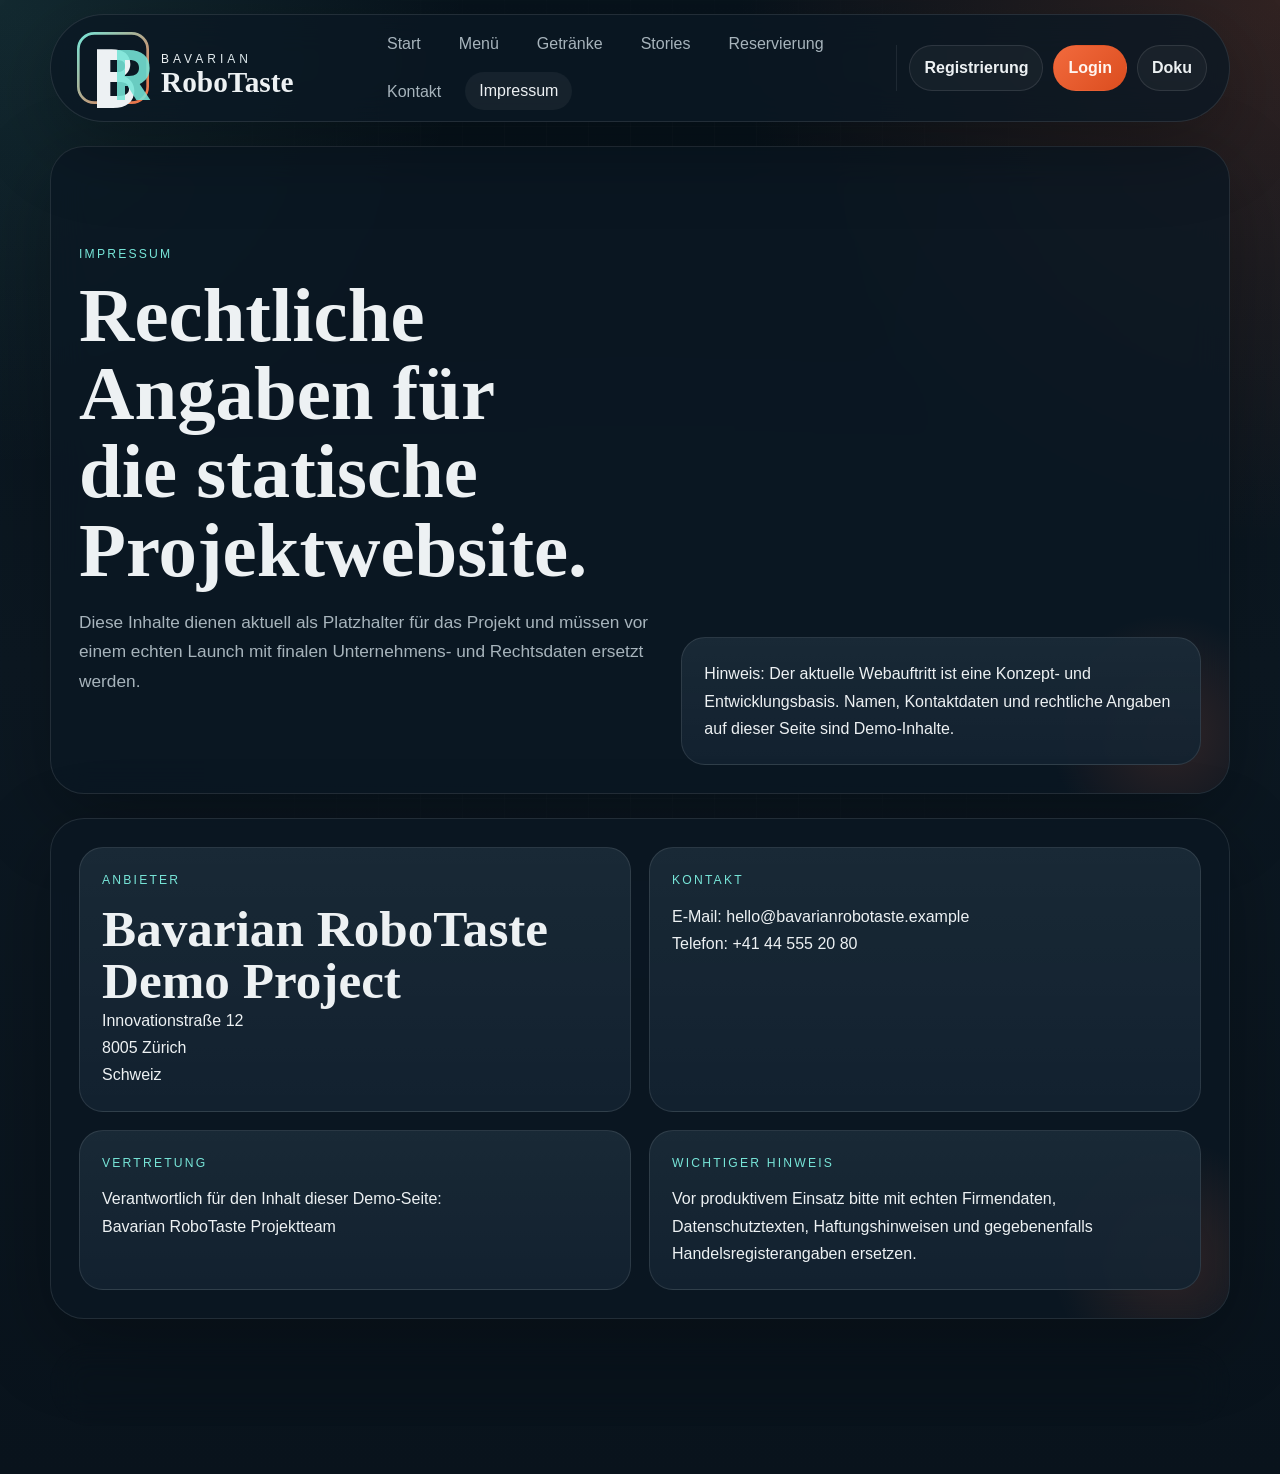
<file: impressum.html>
<!DOCTYPE html>
<html lang="de">
  <head>
    <meta charset="UTF-8" />
    <meta name="viewport" content="width=device-width, initial-scale=1.0" />
    <title>Bavarian RoboTaste | Impressum</title>
    <meta
      name="description"
      content="Impressum und rechtliche Hinweise für die Website von Bavarian RoboTaste."
    />
    <link rel="stylesheet" href="styles/main.css" />
  </head>
  <body>
    <div class="site-shell">
      <header class="site-header reveal" data-site-header></header>

      <main>
        <section class="hero hero-subpage reveal">
          <div class="hero-copy">
            <p class="eyebrow">Impressum</p>
            <h1>Rechtliche Angaben für die statische Projektwebsite.</h1>
            <p class="lead">
              Diese Inhalte dienen aktuell als Platzhalter für das Projekt und müssen vor
              einem echten Launch mit finalen Unternehmens- und Rechtsdaten ersetzt werden.
            </p>
          </div>
          <div class="hero-note">
            <p>
              Hinweis: Der aktuelle Webauftritt ist eine Konzept- und Entwicklungsbasis. Namen,
              Kontaktdaten und rechtliche Angaben auf dieser Seite sind Demo-Inhalte.
            </p>
          </div>
        </section>

        <section class="section legal-grid reveal">
          <article class="legal-card">
            <p class="section-tag">Anbieter</p>
            <h2>Bavarian RoboTaste Demo Project</h2>
            <p>Innovationstraße 12<br />8005 Zürich<br />Schweiz</p>
          </article>
          <article class="legal-card">
            <p class="section-tag">Kontakt</p>
            <p>
              E-Mail: hello@bavarianrobotaste.example<br />
              Telefon: +41 44 555 20 80
            </p>
          </article>
          <article class="legal-card">
            <p class="section-tag">Vertretung</p>
            <p>
              Verantwortlich für den Inhalt dieser Demo-Seite:<br />
              Bavarian RoboTaste Projektteam
            </p>
          </article>
          <article class="legal-card">
            <p class="section-tag">Wichtiger Hinweis</p>
            <p>
              Vor produktivem Einsatz bitte mit echten Firmendaten, Datenschutztexten,
              Haftungshinweisen und gegebenenfalls Handelsregisterangaben ersetzen.
            </p>
          </article>
        </section>
      </main>

      <footer class="site-footer reveal" data-site-footer></footer>
    </div>

    <script src="scripts/layout.js"></script>
    <script src="scripts/main.js"></script>
  </body>
</html>
</file>
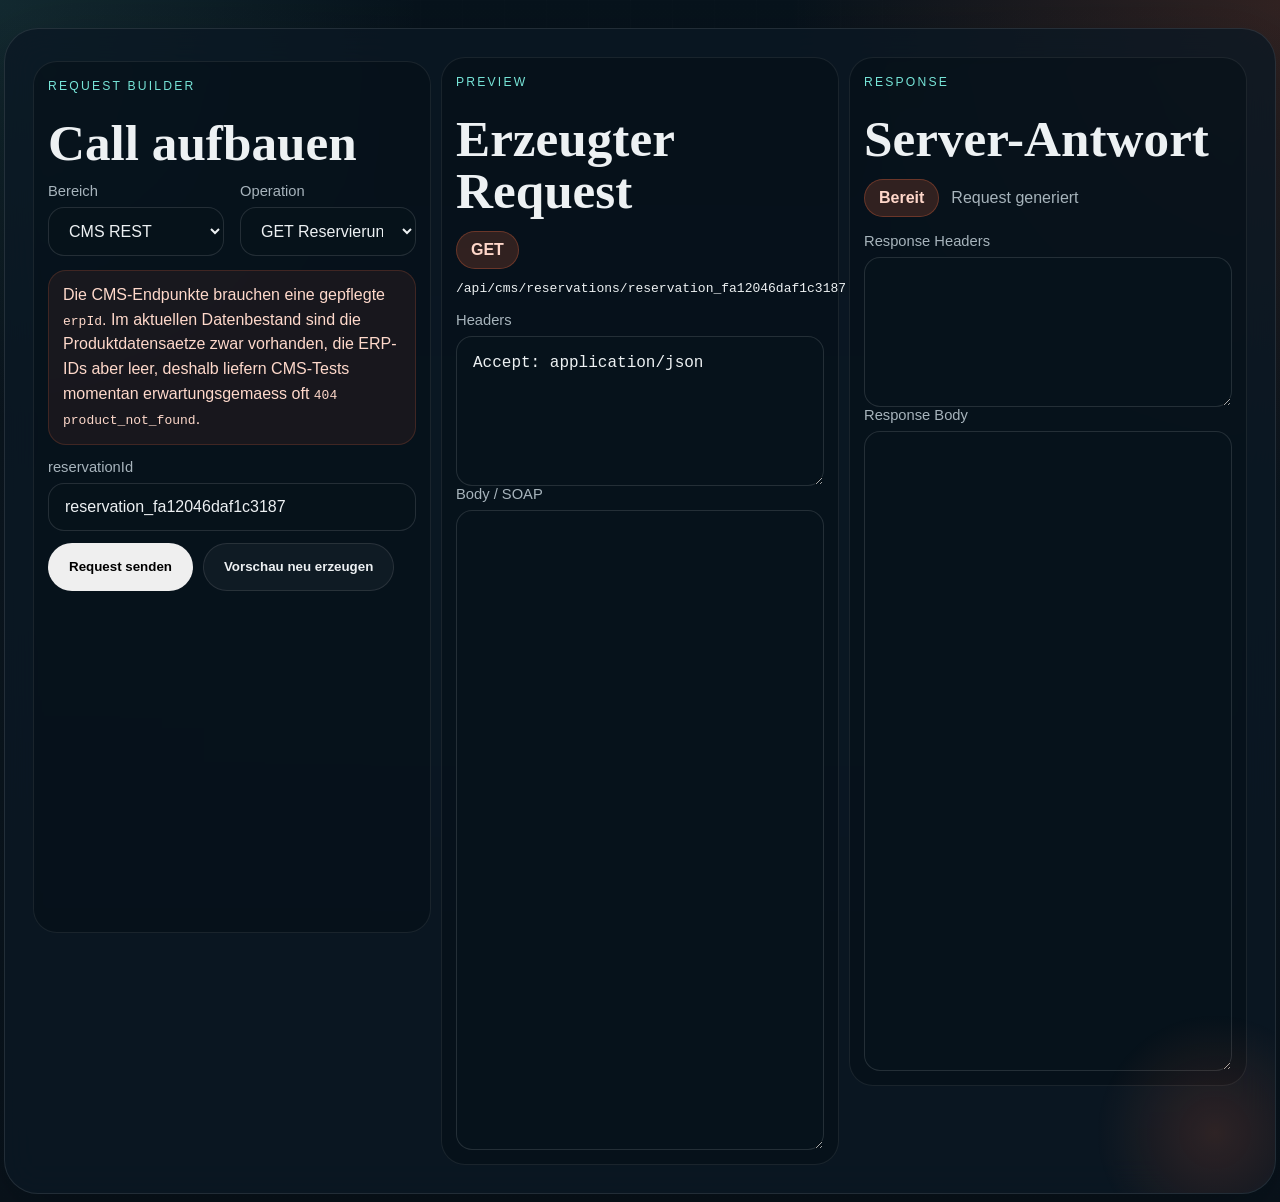
<file: integration-lab.html>
<!DOCTYPE html>
<html lang="de">
  <head>
    <meta charset="UTF-8" />
    <meta name="viewport" content="width=device-width, initial-scale=1.0" />
    <title>Bavarian RoboTaste | Integration Lab</title>
    <meta
      name="description"
      content="Interne, nicht verlinkte Testoberflaeche fuer CMS-REST-Calls und CRM-SOAP-Requests."
    />
    <link rel="stylesheet" href="styles/main.css" />
  </head>
  <body class="integration-lab-page">
    <div class="site-shell">
      <main>
        <section class="section integration-lab-shell" data-integration-lab>
          <div class="integration-lab-grid">
            <article class="integration-builder">
              <div class="integration-section-heading">
                <p class="card-kicker">Request Builder</p>
                <h2>Call aufbauen</h2>
              </div>

              <div class="integration-builder-controls">
                <label class="field">
                  <span>Bereich</span>
                  <select data-lab-target>
                    <option value="cms">CMS REST</option>
                    <option value="crm">CRM SOAP</option>
                  </select>
                </label>

                <label class="field">
                  <span>Operation</span>
                  <select data-lab-operation></select>
                </label>
              </div>

              <div class="integration-inline-note" data-lab-cms-note>
                Die CMS-Endpunkte brauchen eine gepflegte <code>erpId</code>. Im aktuellen
                Datenbestand sind die Produktdatensaetze zwar vorhanden, die ERP-IDs aber leer,
                deshalb liefern CMS-Tests momentan erwartungsgemaess oft <code>404 product_not_found</code>.
              </div>

              <section class="integration-form-panel" data-lab-section="cms-reservation">
                <div class="integration-form-grid">
                  <label class="field field-span-2">
                    <span>reservationId</span>
                    <input
                      type="text"
                      data-field="reservationLookupId"
                      value="reservation_fa12046daf1c3187"
                      placeholder="z. B. reservation_fa12046daf1c3187"
                    />
                  </label>
                </div>
              </section>

              <section class="integration-form-panel" data-lab-section="cms-get">
                <div class="integration-form-grid">
                  <label class="field">
                    <span>ERP-ID</span>
                    <input
                      type="text"
                      data-field="cmsGetErpId"
                      value=""
                      placeholder="z. B. ERP-10042 sobald im Produkt gepflegt"
                    />
                  </label>
                </div>
              </section>

              <section class="integration-form-panel" data-lab-section="cms-price" hidden>
                <div class="integration-form-grid">
                  <label class="field">
                    <span>ERP-ID</span>
                    <input
                      type="text"
                      data-field="cmsPriceErpId"
                      value=""
                      placeholder="z. B. ERP-20017 sobald im Produkt gepflegt"
                    />
                  </label>
                  <label class="field">
                    <span>Neuer Preis</span>
                    <input type="text" data-field="cmsPriceValue" value="CHF 17 / 102" />
                  </label>
                </div>
              </section>

              <section class="integration-form-panel" data-lab-section="crm-common" hidden>
                <div class="integration-form-grid">
                  <label class="field field-span-2">
                    <span>Bearer-Token optional</span>
                    <input
                      type="text"
                      data-field="crmBearerToken"
                      placeholder="Leer lassen oder Session-Token aus dem Browser verwenden"
                    />
                  </label>
                </div>
              </section>

              <section class="integration-form-panel" data-lab-section="crm-id-by-email" hidden>
                <div class="integration-form-grid">
                  <label class="field field-span-2">
                    <span>customerEmail</span>
                    <input type="email" data-field="crmCustomerEmail" value="achim@achimsweb.de" />
                  </label>
                </div>
              </section>

              <section class="integration-form-panel" data-lab-section="crm-reservations" hidden>
                <div class="integration-form-grid">
                  <label class="field field-span-2">
                    <span>customerId</span>
                    <input type="text" data-field="crmReservationsCustomerId" value="guest_40306352e52e176f" />
                  </label>
                </div>
              </section>

              <section class="integration-form-panel" data-lab-section="crm-stats" hidden>
                <div class="integration-form-grid">
                  <label class="field field-span-2">
                    <span>customerId</span>
                    <input type="text" data-field="crmStatsCustomerId" value="guest_40306352e52e176f" />
                  </label>
                </div>
              </section>

              <section class="integration-form-panel" data-lab-section="crm-status" hidden>
                <div class="integration-form-grid">
                  <label class="field field-span-2">
                    <span>customerId</span>
                    <input type="text" data-field="crmStatusCustomerId" value="guest_40306352e52e176f" />
                  </label>
                  <label class="field">
                    <span>reservationId</span>
                    <input type="text" data-field="crmStatusReservationId" value="reservation_demo_001" />
                  </label>
                  <label class="field">
                    <span>Status</span>
                    <input type="text" data-field="crmStatusValue" value="arrived" />
                  </label>
                </div>
              </section>

              <section class="integration-form-panel" data-lab-section="crm-invoice" hidden>
                <div class="integration-form-grid">
                  <label class="field field-span-2">
                    <span>customerId</span>
                    <input type="text" data-field="crmInvoiceCustomerId" value="guest_40306352e52e176f" />
                  </label>
                  <label class="field">
                    <span>reservationId</span>
                    <input type="text" data-field="crmInvoiceReservationId" value="reservation_demo_001" />
                  </label>
                  <label class="field">
                    <span>invoiceId</span>
                    <input type="text" data-field="crmInvoiceId" value="inv-2026-0001" />
                  </label>
                  <label class="field">
                    <span>currency</span>
                    <input type="text" data-field="crmInvoiceCurrency" value="CHF" />
                  </label>
                  <label class="field">
                    <span>totalAmount</span>
                    <input type="text" data-field="crmInvoiceTotalAmount" value="148.50" />
                  </label>
                  <label class="field field-span-2">
                    <span>paidAt</span>
                    <input type="text" data-field="crmInvoicePaidAt" value="2026-03-21T21:15:00+01:00" />
                  </label>
                  <label class="field field-span-2">
                    <span>Items (JSON Array)</span>
                    <textarea data-field="crmInvoiceItems" rows="8">[
  {
    "itemId": "ERP-10042",
    "name": "Mechatronic Roast",
    "qty": 2,
    "price": 39
  },
  {
    "itemId": "ERP-30001",
    "name": "Signal Spritz",
    "qty": 1,
    "price": 13
  }
]</textarea>
                  </label>
                </div>
              </section>

              <section class="integration-form-panel" data-lab-section="crm-revenue" hidden>
                <div class="integration-form-grid">
                  <label class="field field-span-2">
                    <span>customerId</span>
                    <input type="text" data-field="crmRevenueCustomerId" value="guest_40306352e52e176f" />
                  </label>
                </div>
              </section>

              <div class="integration-builder-actions">
                <button class="button" type="button" data-lab-send>Request senden</button>
                <button class="button button-secondary" type="button" data-lab-reset>
                  Vorschau neu erzeugen
                </button>
              </div>
            </article>

            <article class="integration-console">
              <div class="integration-console-block">
                <div class="integration-section-heading">
                  <p class="card-kicker">Preview</p>
                  <h2>Erzeugter Request</h2>
                </div>
                <div class="integration-meta-row">
                  <span class="integration-meta-pill" data-lab-preview-method>GET</span>
                  <code data-lab-preview-url>/api/cms/reservations/reservation_fa12046daf1c3187</code>
                </div>
                <label class="field">
                  <span>Headers</span>
                  <textarea data-lab-preview-headers rows="5" readonly></textarea>
                </label>
                <label class="field">
                  <span>Body / SOAP</span>
                  <textarea data-lab-preview-body rows="18"></textarea>
                </label>
              </div>

              <div class="integration-console-block">
                <div class="integration-section-heading">
                  <p class="card-kicker">Response</p>
                  <h2>Server-Antwort</h2>
                </div>
                <div class="integration-meta-row">
                  <span class="integration-meta-pill" data-lab-response-status>Bereit</span>
                  <span class="integration-meta-note" data-lab-response-time>Noch nicht gesendet</span>
                </div>
                <label class="field">
                  <span>Response Headers</span>
                  <textarea data-lab-response-headers rows="5" readonly></textarea>
                </label>
                <label class="field">
                  <span>Response Body</span>
                  <textarea data-lab-response-body rows="18" readonly></textarea>
                </label>
              </div>
            </article>
          </div>
        </section>
      </main>
    </div>

    <script src="scripts/integration-lab.js"></script>
  </body>
</html>
</file>
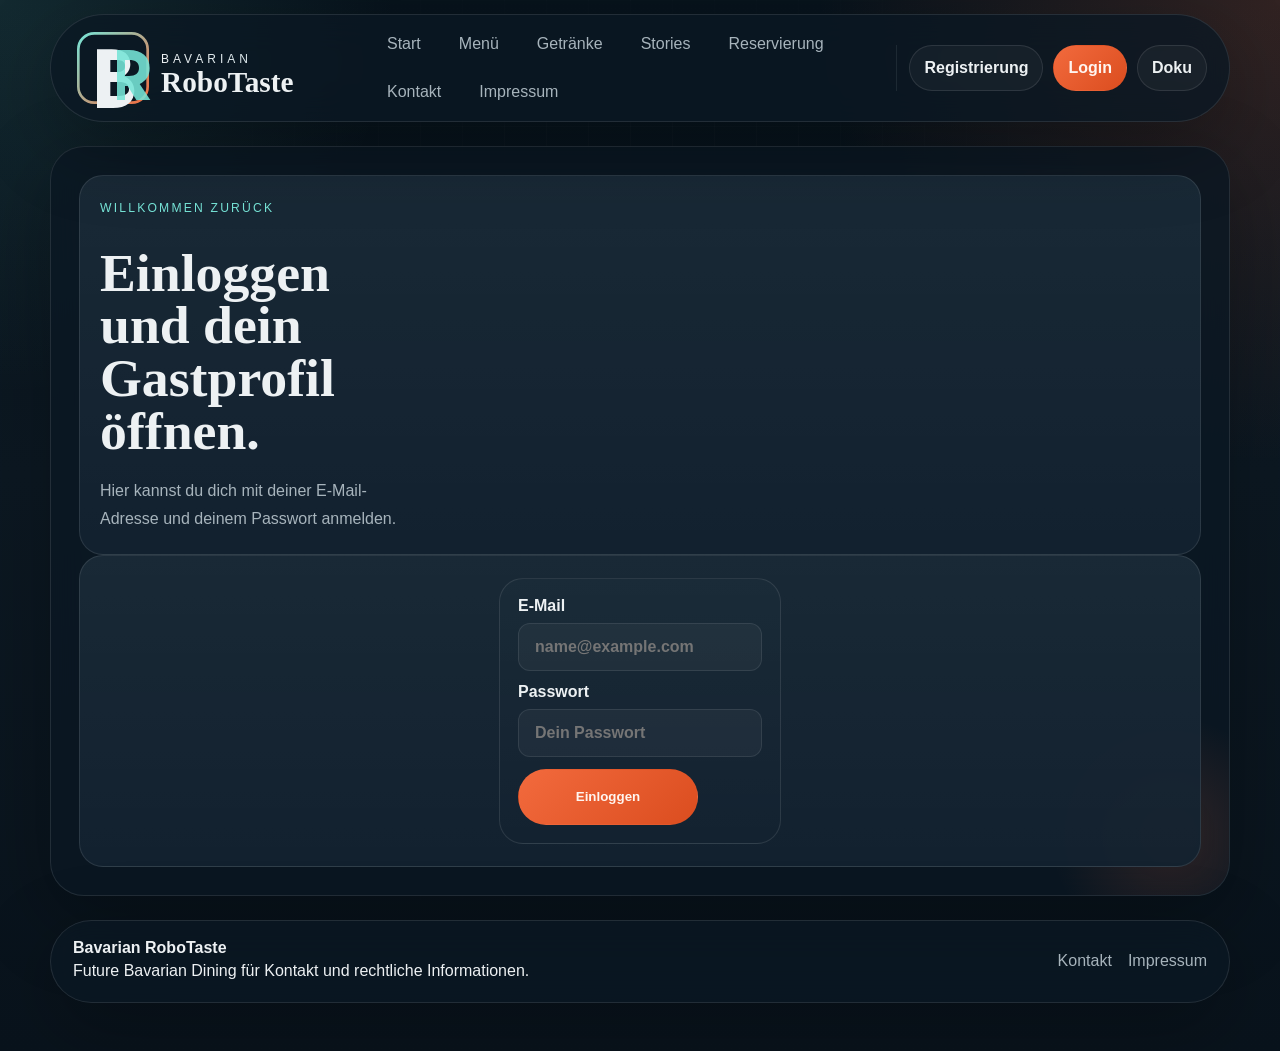
<file: login.html>
<!DOCTYPE html>
<html lang="de">
  <head>
    <meta charset="UTF-8" />
    <meta name="viewport" content="width=device-width, initial-scale=1.0" />
    <title>Bavarian RoboTaste | Login</title>
    <meta
      name="description"
      content="Login für registrierte Gäste von Bavarian RoboTaste."
    />
    <link rel="stylesheet" href="styles/main.css" />
  </head>
  <body class="page-login">
    <div class="site-shell">
      <header class="site-header reveal" data-site-header></header>

      <main>
        <section class="section account-shell login-shell reveal">
          <div class="panel account-copy login-copy">
            <p class="section-tag">Willkommen zurück</p>
            <h1 class="login-title">Einloggen und dein Gastprofil öffnen.</h1>
            <p class="lead">
              Hier kannst du dich mit deiner E-Mail-Adresse und deinem Passwort anmelden.
            </p>
          </div>

          <div class="panel account-panel login-panel">
            <div class="registration-status" data-login-status aria-live="polite"></div>
            <form class="glass-form account-form" data-login-form novalidate>
              <label class="field-span">
                E-Mail
                <input type="email" name="email" placeholder="name@example.com" required />
              </label>
              <label class="field-span">
                Passwort
                <input type="password" name="password" placeholder="Dein Passwort" required />
              </label>
              <button class="button button-primary field-span" type="submit">Einloggen</button>
            </form>
          </div>
        </section>
      </main>

      <footer class="site-footer reveal" data-site-footer></footer>
    </div>

    <script src="scripts/layout.js"></script>
    <script src="scripts/main.js"></script>
  </body>
</html>
</file>
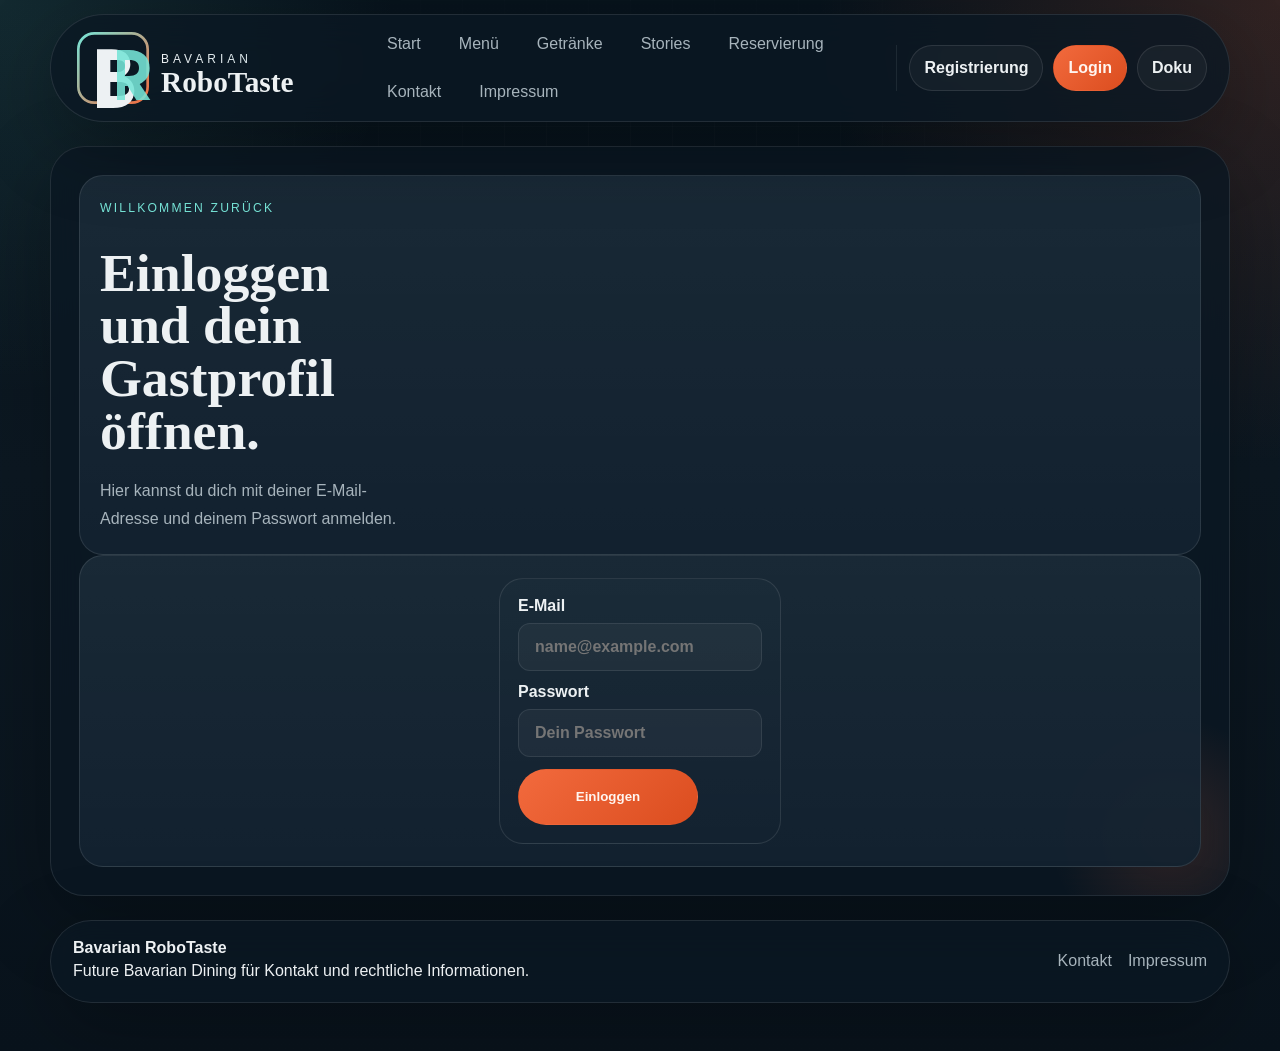
<file: profile.html>
<!DOCTYPE html>
<html lang="de">
  <head>
    <meta charset="UTF-8" />
    <meta name="viewport" content="width=device-width, initial-scale=1.0" />
    <title>Bavarian RoboTaste | Profil</title>
    <meta
      name="description"
      content="Profilseite für registrierte Gäste von Bavarian RoboTaste."
    />
    <link rel="stylesheet" href="styles/main.css?v=20260321-qr" />
  </head>
  <body>
    <div class="site-shell">
      <header class="site-header reveal" data-site-header></header>

      <main>
        <section class="section account-shell reveal">
          <div class="panel account-workspace">
            <div class="section-heading account-heading">
              <p class="section-tag">Mein Profil</p>
              <h1 class="account-title">Profil und Einstellungen.</h1>
              <p class="lead">
                Verwalte deine persönlichen Einstellungen, Reservierungen und späteren Besuche direkt an einem Ort.
              </p>
            </div>

            <aside class="account-tabs" aria-label="Profilbereiche">
              <button class="account-tab is-active" type="button" data-account-tab="settings" aria-selected="true">Persönliche Einstellungen</button>
              <button class="account-tab" type="button" data-account-tab="reservations" aria-selected="false">Reservierungen</button>
              <button class="account-tab" type="button" data-account-tab="visits" aria-selected="false">Besuche</button>
            </aside>

            <div class="account-content">
              <section class="account-pane is-active" data-account-pane="settings">
                <div class="account-stack">
                  <div class="panel account-panel">
                    <div class="registration-status" data-profile-status aria-live="polite"></div>
                    <form class="glass-form account-form" data-profile-form novalidate>
                      <label>
                        Vorname
                        <input type="text" name="firstName" placeholder="Achim" required />
                      </label>
                      <label>
                        E-Mail
                        <input type="email" name="email" placeholder="name@example.com" disabled />
                      </label>
                      <label class="field-span">
                        Telefon optional
                        <input type="tel" name="phone" placeholder="+41 79 555 55 55" />
                      </label>
                      <button class="button button-primary field-span" type="submit">Profil speichern</button>
                    </form>
                  </div>

                  <div class="panel account-panel">
                    <div class="registration-status" data-password-status aria-live="polite"></div>
                    <form class="glass-form account-form" data-change-password-form novalidate>
                      <label class="field-span">
                        Aktuelles Passwort
                        <input type="password" name="currentPassword" placeholder="Aktuelles Passwort" required />
                      </label>
                      <label>
                        Neues Passwort
                        <input type="password" name="newPassword" placeholder="Mindestens 8 Zeichen" required />
                      </label>
                      <label>
                        Neues Passwort wiederholen
                        <input type="password" name="newPasswordConfirm" placeholder="Passwort wiederholen" required />
                      </label>
                      <button class="button button-primary field-span" type="submit">Passwort ändern</button>
                    </form>
                  </div>
                </div>
              </section>

              <section class="account-pane" data-account-pane="reservations" hidden>
                <div class="section-heading">
                  <p class="section-tag">Meine Reservierungen</p>
                  <p class="lead">Kompakt gelistet. Die Details öffnest du bei Bedarf im Overlay.</p>
                </div>
                <div class="registration-status" data-profile-reservations-status aria-live="polite"></div>
                <div class="profile-reservations" data-profile-reservations></div>
              </section>

              <section class="account-pane" data-account-pane="visits" hidden>
                <div class="panel account-panel">
                  <div class="section-heading">
                    <p class="section-tag">Besuche</p>
                    <p class="lead">Hier erscheinen später abgeschlossene Restaurantbesuche, Check-ins und Rückblicke.</p>
                  </div>
                  <div class="profile-empty">
                    Noch keine Besuche erfasst. Sobald du vor Ort eingecheckt hast, tauchen sie hier auf.
                  </div>
                </div>
              </section>
            </div>
          </div>
        </section>
      </main>

      <div class="profile-reservation-modal" data-profile-reservation-modal hidden>
        <div class="reservation-calendar-modal-backdrop" data-profile-reservation-close></div>
        <div class="dish-modal-panel profile-reservation-modal-panel">
          <button class="dish-modal-close" type="button" aria-label="Reservierungsdetails schliessen" data-profile-reservation-close>&times;</button>
          <div class="section-heading">
            <p class="section-tag">Reservierungsdetails</p>
            <h2 data-profile-reservation-title>Reservierung</h2>
            <p class="lead" data-profile-reservation-subtitle>Details werden geladen.</p>
          </div>
          <div class="profile-reservation-detail-grid">
            <div class="legal-card">
              <p class="card-kicker">Rahmen</p>
              <div class="profile-reservation-detail-stack" data-profile-reservation-meta></div>
            </div>
            <div class="legal-card profile-reservation-qr-panel">
              <p class="card-kicker">QR-Code</p>
              <button class="profile-reservation-qr-trigger" type="button" data-profile-reservation-qr-open>
                <div class="profile-reservation-qr-small" data-profile-reservation-qr></div>
              </button>
              <p class="profile-reservation-qr-hint" data-profile-reservation-qr-hint>
                Der QR-Code wird geladen.
              </p>
            </div>
            <div class="legal-card">
              <p class="card-kicker">Notizen &amp; Aktionen</p>
              <div class="profile-reservation-detail-stack" data-profile-reservation-notes></div>
              <div class="profile-reservation-actions" data-profile-reservation-actions></div>
            </div>
          </div>
        </div>
      </div>

      <div class="profile-qr-modal" data-profile-qr-modal hidden>
        <div class="reservation-calendar-modal-backdrop" data-profile-qr-close></div>
        <div class="profile-qr-modal-panel">
          <div class="profile-qr-modal-tools">
            <a class="profile-reservation-icon-button" href="#" download data-profile-qr-download aria-label="QR-Code herunterladen" title="Download">
              <svg viewBox="0 0 24 24" aria-hidden="true" focusable="false">
                <path d="M12 4v10M8 10l4 4 4-4M5 19h14" />
              </svg>
            </a>
            <button class="profile-reservation-icon-button" type="button" data-profile-qr-close aria-label="QR-Code schliessen" title="Schliessen">
              <svg viewBox="0 0 24 24" aria-hidden="true" focusable="false">
                <path d="M6 6l12 12M18 6L6 18" />
              </svg>
            </button>
          </div>
          <div class="profile-qr-modal-frame">
            <div class="profile-qr-modal-image" data-profile-qr-image></div>
          </div>
        </div>
      </div>

      <footer class="site-footer reveal" data-site-footer></footer>
    </div>

    <script src="scripts/layout.js?v=20260321-qr"></script>
    <script src="scripts/main.js?v=20260321-qr"></script>
  </body>
</html>
</file>
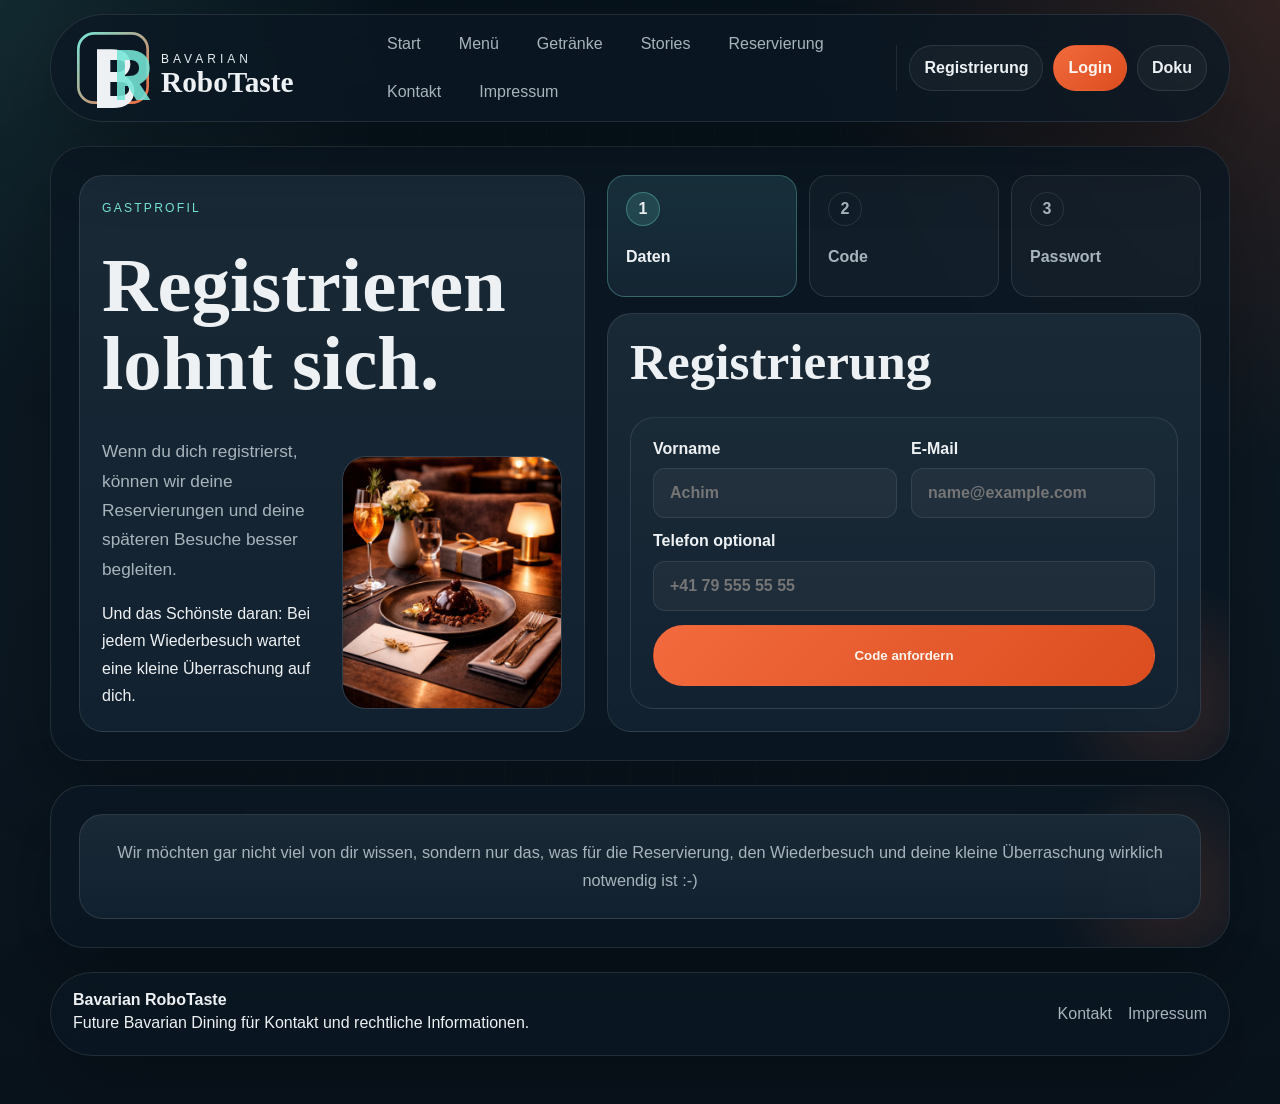
<file: register.html>
<!DOCTYPE html>
<html lang="de">
  <head>
    <meta charset="UTF-8" />
    <meta name="viewport" content="width=device-width, initial-scale=1.0" />
    <title>Bavarian RoboTaste | Registrierung</title>
    <meta
      name="description"
      content="Registrierung für Bavarian RoboTaste: Gastprofil anlegen, E-Mail-Code bestätigen und Passwort setzen."
    />
    <link rel="stylesheet" href="styles/main.css" />
  </head>
  <body>
    <div class="site-shell">
      <header class="site-header reveal" data-site-header></header>

      <main>
        <section class="section registration-shell reveal">
          <div class="panel panel-copy registration-copy">
            <p class="section-tag">Gastprofil</p>
            <h1>Registrieren lohnt sich.</h1>
            <div class="registration-copy-story">
              <div class="registration-copy-text">
                <p class="lead">
                  Wenn du dich registrierst, können wir deine Reservierungen und deine
                  späteren Besuche besser begleiten.
                </p>
                <p>
                  Und das Schönste daran: Bei jedem Wiederbesuch wartet eine kleine
                  Überraschung auf dich.
                </p>
              </div>
              <div class="registration-visual">
                <img
                  src="assets/social/bavarian-robotaste-registration-surprise.png"
                  alt="Kleine Überraschung für registrierte Gäste bei Bavarian RoboTaste"
                />
              </div>
            </div>
          </div>

          <div class="registration-flow" data-registration-app>
            <div class="registration-steps" aria-label="Registrierungsfortschritt">
              <div class="registration-step is-active" data-step-indicator="1">
                <span>1</span>
                <strong>Daten</strong>
              </div>
              <div class="registration-step" data-step-indicator="2">
                <span>2</span>
                <strong>Code</strong>
              </div>
              <div class="registration-step" data-step-indicator="3">
                <span>3</span>
                <strong>Passwort</strong>
              </div>
            </div>

            <div class="panel registration-panel">
              <div class="registration-status" data-registration-status aria-live="polite"></div>

              <section class="registration-stage is-active" data-stage="1">
                <h2>Registrierung</h2>
                <form class="glass-form registration-form" data-registration-form novalidate>
                  <label>
                    Vorname
                    <input type="text" name="firstName" placeholder="Achim" required />
                  </label>
                  <label>
                    E-Mail
                    <input type="email" name="email" placeholder="name@example.com" required />
                  </label>
                  <label class="field-span">
                    Telefon optional
                    <input type="tel" name="phone" placeholder="+41 79 555 55 55" />
                  </label>
                  <button class="button button-primary field-span" type="submit">Code anfordern</button>
                </form>
              </section>

              <section class="registration-stage" data-stage="2" hidden>
                <h2>Code bestätigen</h2>
                <p class="registration-intro">
                  Wir haben dir einen Bestätigungscode per E-Mail geschickt.
                </p>
                <div class="verification-note" data-code-preview hidden></div>
                <form class="glass-form registration-form" data-verification-form novalidate>
                  <label class="field-span">
                    6-stelliger Code
                    <input
                      type="text"
                      name="verificationCode"
                      inputmode="numeric"
                      maxlength="6"
                      placeholder="123456"
                      required
                    />
                  </label>
                  <div class="registration-actions field-span">
                    <button class="button button-primary" type="submit">Code prüfen</button>
                    <button class="button button-secondary" type="button" data-resend-code>Code neu senden</button>
                  </div>
                </form>
              </section>

              <section class="registration-stage" data-stage="3" hidden>
                <h2>Passwort setzen</h2>
                <p class="registration-intro">
                  Lege jetzt dein Passwort für dein Gastprofil fest.
                </p>
                <form class="glass-form registration-form" data-password-form novalidate>
                  <label>
                    Passwort
                    <input type="password" name="password" minlength="8" placeholder="Mindestens 8 Zeichen" required />
                  </label>
                  <label>
                    Passwort wiederholen
                    <input type="password" name="passwordConfirm" minlength="8" placeholder="Passwort wiederholen" required />
                  </label>
                  <button class="button button-primary field-span" type="submit">Registrierung abschließen</button>
                </form>
              </section>

              <section class="registration-stage" data-stage="4" hidden>
                <h2>Gastprofil angelegt</h2>
                <div class="success-card">
                  <p>
                    Deine Registrierung war erfolgreich. Dein Gastprofil ist jetzt aktiv.
                  </p>
                  <div class="success-summary" data-success-summary></div>
                  <div class="registration-actions">
                    <a class="button button-primary" href="reservation.html">Jetzt reservieren</a>
                    <a class="button button-secondary" href="contact.html">Zur Kontaktseite</a>
                  </div>
                </div>
              </section>
            </div>
          </div>
        </section>

        <section class="section reveal">
          <div class="panel registration-disclaimer">
            <p>
              Wir möchten gar nicht viel von dir wissen, sondern nur das, was für die
              Reservierung, den Wiederbesuch und deine kleine Überraschung wirklich notwendig ist :-)
            </p>
          </div>
        </section>
      </main>

      <footer class="site-footer reveal" data-site-footer></footer>
    </div>

    <script src="scripts/layout.js"></script>
    <script src="scripts/main.js"></script>
  </body>
</html>
</file>
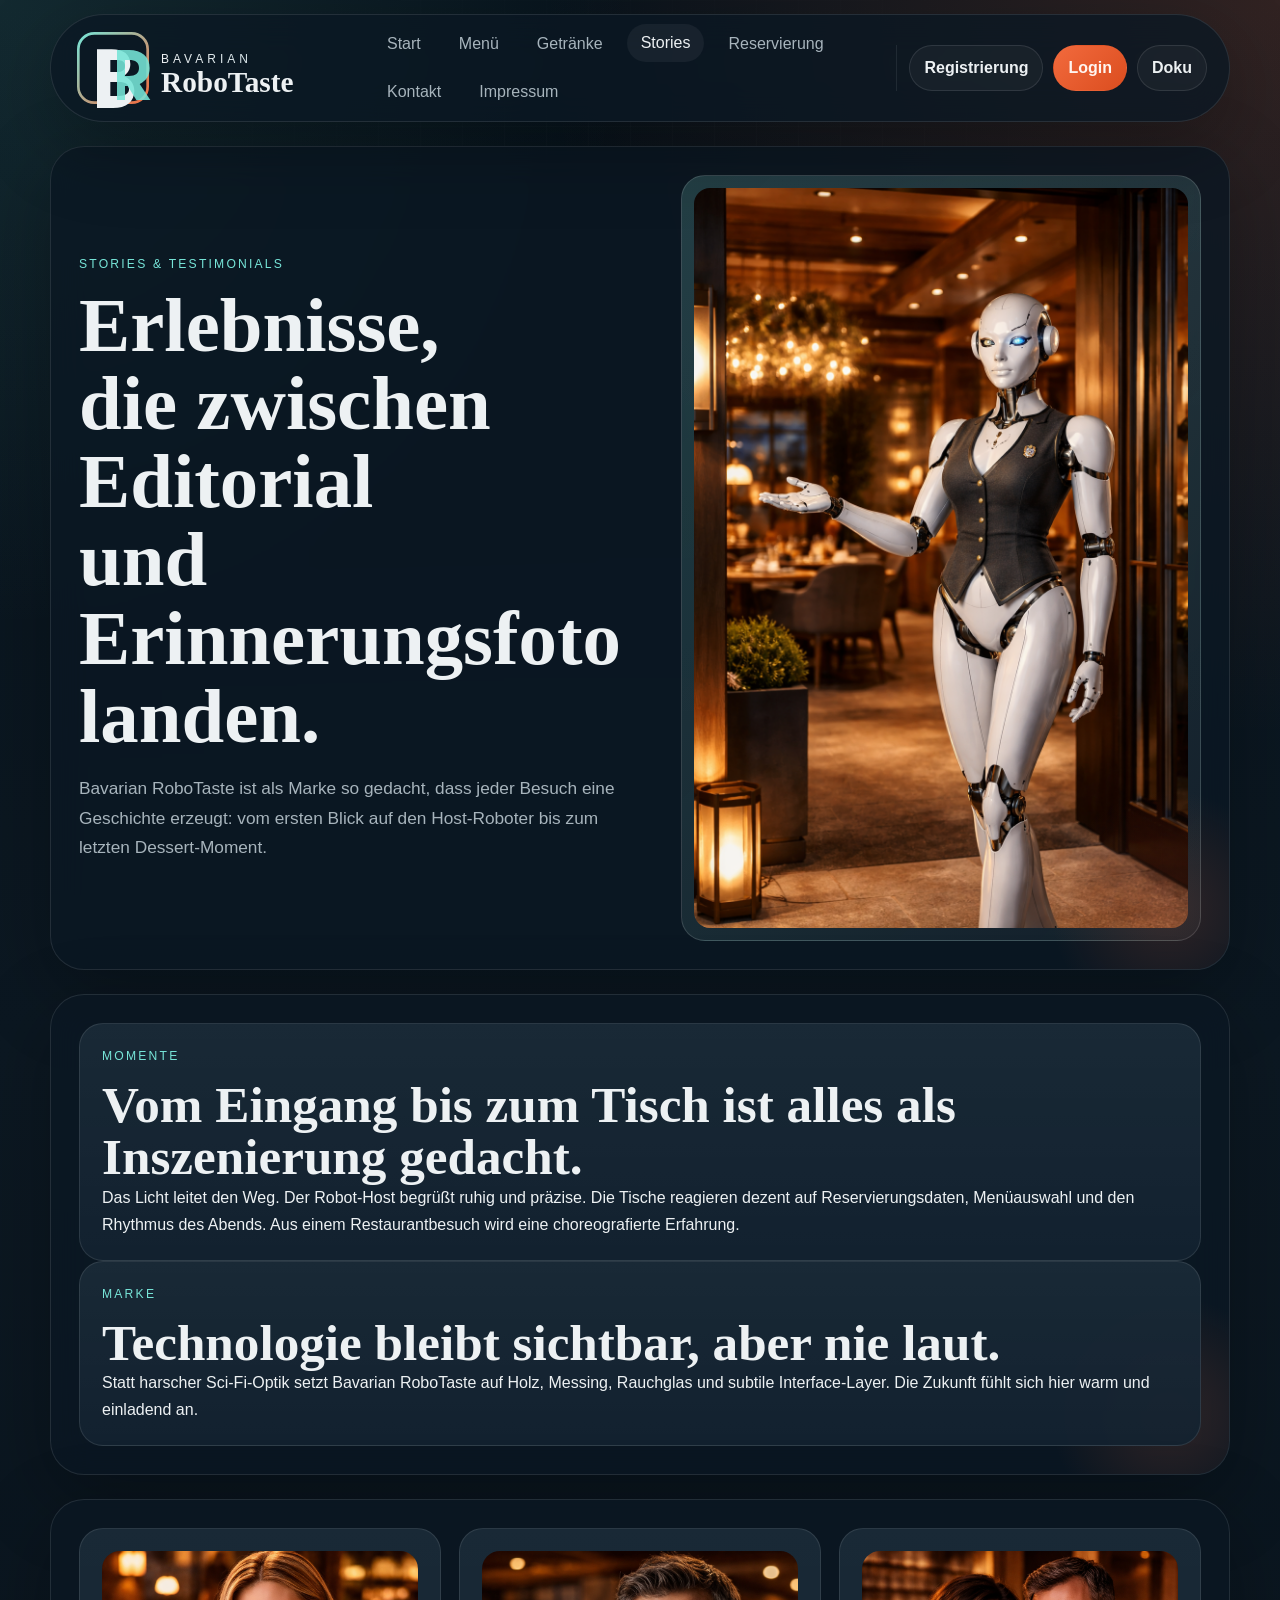
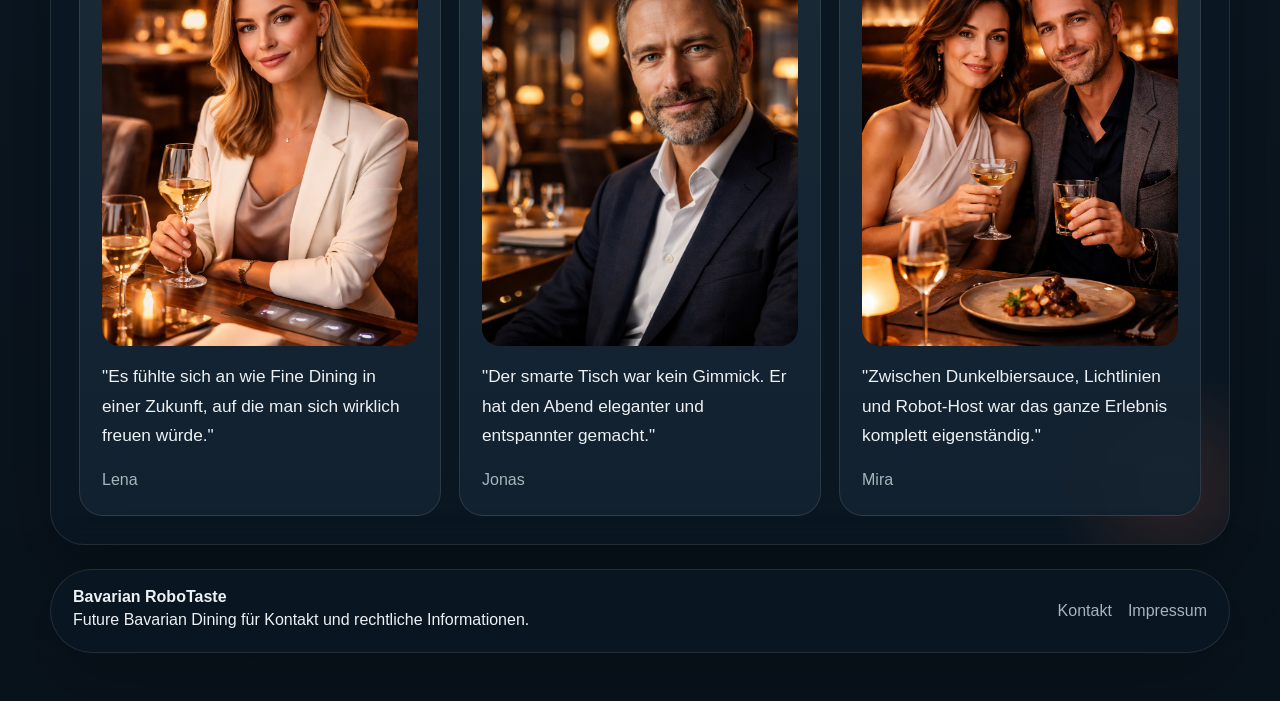
<file: stories.html>
<!DOCTYPE html>
<html lang="de">
  <head>
    <meta charset="UTF-8" />
    <meta name="viewport" content="width=device-width, initial-scale=1.0" />
    <title>Bavarian RoboTaste | Stories & Testimonials</title>
    <meta
      name="description"
      content="Stories und Testimonials rund um Bavarian RoboTaste: futuristische Hospitality, starke Atmosphäre und ein Restaurant mit Erinnerungswert."
    />
    <link rel="stylesheet" href="styles/main.css" />
  </head>
  <body>
    <div class="site-shell">
      <header class="site-header reveal" data-site-header></header>

      <main>
        <section class="hero hero-subpage reveal">
          <div class="hero-copy">
            <p class="eyebrow">Stories & Testimonials</p>
            <h1>Erlebnisse, die zwischen Editorial und Erinnerungsfoto landen.</h1>
            <p class="lead">
              Bavarian RoboTaste ist als Marke so gedacht, dass jeder Besuch eine Geschichte
              erzeugt: vom ersten Blick auf den Host-Roboter bis zum letzten Dessert-Moment.
            </p>
          </div>
          <div class="hero-media glow-frame">
            <img
              src="assets/robots/bavarian-robotaste-host-robot.png"
              alt="Host-Roboter im Restaurant"
            />
          </div>
        </section>

        <section class="section story-band reveal">
          <article class="story-panel">
            <p class="section-tag">Momente</p>
            <h2>Vom Eingang bis zum Tisch ist alles als Inszenierung gedacht.</h2>
            <p>
              Das Licht leitet den Weg. Der Robot-Host begrüßt ruhig und präzise. Die
              Tische reagieren dezent auf Reservierungsdaten, Menüauswahl und den Rhythmus
              des Abends. Aus einem Restaurantbesuch wird eine choreografierte Erfahrung.
            </p>
          </article>
          <article class="story-panel">
            <p class="section-tag">Marke</p>
            <h2>Technologie bleibt sichtbar, aber nie laut.</h2>
            <p>
              Statt harscher Sci-Fi-Optik setzt Bavarian RoboTaste auf Holz, Messing,
              Rauchglas und subtile Interface-Layer. Die Zukunft fühlt sich hier warm und
              einladend an.
            </p>
          </article>
        </section>

        <section class="section testimonial-grid reveal">
          <article class="testimonial-card">
            <img
              src="assets/testimonials/bavarian-robotaste-testimonial-01.png"
              alt="Testimonial Portrait 1"
            />
            <blockquote>
              "Es fühlte sich an wie Fine Dining in einer Zukunft, auf die man sich wirklich
              freuen würde."
            </blockquote>
            <p class="testimonial-meta">Lena</p>
          </article>
          <article class="testimonial-card">
            <img
              src="assets/testimonials/bavarian-robotaste-testimonial-02.png"
              alt="Testimonial Portrait 2"
            />
            <blockquote>
              "Der smarte Tisch war kein Gimmick. Er hat den Abend eleganter und entspannter
              gemacht."
            </blockquote>
            <p class="testimonial-meta">Jonas</p>
          </article>
          <article class="testimonial-card">
            <img
              src="assets/testimonials/bavarian-robotaste-testimonial-03.png"
              alt="Testimonial Portrait 3"
            />
            <blockquote>
              "Zwischen Dunkelbiersauce, Lichtlinien und Robot-Host war das ganze Erlebnis
              komplett eigenständig."
            </blockquote>
            <p class="testimonial-meta">Mira</p>
          </article>
        </section>
      </main>

      <footer class="site-footer reveal" data-site-footer></footer>
    </div>

    <script src="scripts/layout.js"></script>
    <script src="scripts/main.js"></script>
  </body>
</html>
</file>
<file: styles/main.css>
:root {
  --bg: #07131c;
  --bg-soft: #0d1d29;
  --surface: rgba(11, 24, 35, 0.78);
  --surface-strong: rgba(15, 31, 45, 0.92);
  --surface-soft: rgba(255, 255, 255, 0.05);
  --text: #edf1f3;
  --muted: #a7b4bc;
  --line: rgba(255, 255, 255, 0.1);
  --accent: #f26a3d;
  --accent-soft: rgba(242, 106, 61, 0.18);
  --highlight: #77e5d8;
  --highlight-soft: rgba(119, 229, 216, 0.16);
  --shadow: 0 24px 80px rgba(0, 0, 0, 0.28);
  --radius-xl: 34px;
  --radius-lg: 24px;
  --radius-md: 18px;
  --radius-sm: 12px;
  --max-width: 1180px;
  --button-height: 56px;
}

* {
  box-sizing: border-box;
}

html {
  scroll-behavior: smooth;
}

body {
  margin: 0;
  min-height: 100vh;
  color: var(--text);
  font-family: "Trebuchet MS", "Segoe UI", sans-serif;
  background:
    radial-gradient(circle at top left, rgba(119, 229, 216, 0.11), transparent 24%),
    radial-gradient(circle at top right, rgba(242, 106, 61, 0.18), transparent 28%),
    linear-gradient(180deg, #07131c 0%, #0c1822 45%, #09131c 100%);
}

body.has-auth-rail {
  padding-top: 0;
}

body::before {
  content: "";
  position: fixed;
  inset: 0;
  pointer-events: none;
  background-image:
    linear-gradient(rgba(255, 255, 255, 0.03) 1px, transparent 1px),
    linear-gradient(90deg, rgba(255, 255, 255, 0.03) 1px, transparent 1px);
  background-size: 42px 42px;
  mask-image: radial-gradient(circle at center, black, transparent 80%);
}

img {
  display: block;
  max-width: 100%;
}

a {
  color: inherit;
}

p {
  margin: 0;
  line-height: 1.7;
}

h1,
h2,
h3 {
  margin: 0;
  line-height: 1.02;
  font-family: Georgia, "Times New Roman", serif;
}

h1 {
  font-size: clamp(3rem, 6vw, 5.8rem);
  max-width: 11ch;
}

h2 {
  font-size: clamp(2rem, 4vw, 3.2rem);
}

h3 {
  font-size: 1.45rem;
}

.site-shell {
  width: min(calc(100% - 32px), var(--max-width));
  margin: 0 auto;
  padding: 14px 0 48px;
}

.site-header,
.hero,
.section,
.site-footer {
  border: 1px solid var(--line);
  background: var(--surface);
  backdrop-filter: blur(18px);
  box-shadow: var(--shadow);
}

.site-header,
.site-footer {
  border-radius: 999px;
}

.site-header {
  position: sticky;
  top: 14px;
  z-index: 20;
  display: flex;
  justify-content: space-between;
  align-items: center;
  gap: 20px;
  margin-bottom: 24px;
  padding: 10px 22px;
  min-height: 84px;
  overflow: hidden;
}

.brand {
  display: inline-flex;
  align-items: center;
  text-decoration: none;
  flex: 0 0 auto;
}

.brand-mark {
  width: 280px;
  height: auto;
  flex: 0 0 auto;
}

.brand-mark-large {
  width: 320px;
  height: auto;
}

.auth-rail {
  position: static;
  margin-left: auto;
  z-index: auto;
}

.site-header-auth {
  display: flex;
  align-items: center;
  justify-content: flex-end;
  flex: 0 0 auto;
  margin-left: 18px;
  align-self: stretch;
}

.auth-rail-card {
  display: flex;
  align-items: center;
  gap: 10px;
  height: 100%;
  min-height: 0;
  padding: 0 0 0 12px;
  border: 0;
  border-left: 1px solid rgba(255, 255, 255, 0.08);
  border-radius: 0;
  background: transparent;
  backdrop-filter: none;
  box-shadow: none;
}

.auth-rail-name {
  color: var(--text);
  font-weight: 700;
}

.auth-rail-link,
.auth-rail-button {
  display: inline-flex;
  align-items: center;
  justify-content: center;
  min-height: 46px;
  padding: 0 14px;
  border-radius: 999px;
  border: 1px solid rgba(255, 255, 255, 0.1);
  background: rgba(255, 255, 255, 0.04);
  color: var(--text);
  text-decoration: none;
  font: inherit;
  font-weight: 700;
  cursor: pointer;
}

.auth-rail-link.is-primary {
  border-color: transparent;
  background: linear-gradient(135deg, #f26a3d, #db4d1f);
  color: #fff5f0;
}

.auth-rail-link.is-active {
  border-color: rgba(119, 229, 216, 0.28);
  background:
    linear-gradient(180deg, rgba(119, 229, 216, 0.14), rgba(255, 255, 255, 0.04)),
    rgba(255, 255, 255, 0.05);
  color: var(--text);
  box-shadow:
    inset 0 0 0 1px rgba(119, 229, 216, 0.12),
    0 8px 18px rgba(0, 0, 0, 0.18);
}

.auth-rail-button {
  background: rgba(255, 255, 255, 0.05);
}

.site-nav {
  display: flex;
  flex-wrap: wrap;
  gap: 10px;
  margin-left: auto;
}

.site-nav a,
.footer-links a {
  text-decoration: none;
}

.site-nav a {
  padding: 10px 14px;
  border-radius: 999px;
  color: var(--muted);
  transition: background-color 180ms ease, color 180ms ease, transform 180ms ease;
}

.site-nav a:hover,
.site-nav a.is-active {
  background: var(--surface-soft);
  color: var(--text);
  transform: translateY(-1px);
}

.hero,
.section {
  position: relative;
  overflow: hidden;
  border-radius: var(--radius-xl);
}

.hero {
  display: grid;
  grid-template-columns: 1.05fr 0.95fr;
  gap: 28px;
  min-height: 72vh;
  padding: 28px;
}

.integration-lab-page .site-shell {
  width: calc(100% - 8px);
  max-width: none;
  margin: 0 auto;
  padding: 4px 0 8px;
}

.integration-lab-shell {
  padding: 10px;
  min-height: calc(100vh - 8px);
}

.integration-lab-grid {
  display: grid;
  grid-template-columns: repeat(3, minmax(0, 1fr));
  gap: 10px;
  align-items: start;
}

.integration-builder,
.integration-console-block {
  border: 1px solid rgba(255, 255, 255, 0.08);
  border-radius: var(--radius-lg);
  background: rgba(4, 12, 19, 0.42);
  padding: 14px;
}

.integration-console {
  display: contents;
}

.integration-section-heading {
  display: grid;
  gap: 8px;
  margin-bottom: 14px;
}

.integration-builder-controls,
.integration-form-grid {
  display: grid;
  grid-template-columns: repeat(2, minmax(0, 1fr));
  gap: 16px;
}

.integration-inline-note {
  margin: 14px 0;
  padding: 12px 14px;
  border: 1px solid rgba(242, 106, 61, 0.18);
  border-radius: 18px;
  background: rgba(242, 106, 61, 0.08);
  color: #ffd9cb;
  line-height: 1.55;
}

.integration-form-panel + .integration-form-panel {
  margin-top: 16px;
}

.field {
  display: grid;
  gap: 8px;
}

.field span {
  color: var(--muted);
  font-size: 0.92rem;
}

.field input,
.field select,
.field textarea {
  width: 100%;
  border: 1px solid rgba(255, 255, 255, 0.12);
  border-radius: 16px;
  background: rgba(7, 19, 28, 0.9);
  color: var(--text);
  font: inherit;
  padding: 14px 16px;
  outline: none;
  transition: border-color 180ms ease, box-shadow 180ms ease, transform 180ms ease;
}

.field textarea {
  resize: vertical;
  min-height: 120px;
  font-family: Consolas, "Courier New", monospace;
  line-height: 1.5;
}

.field input:focus,
.field select:focus,
.field textarea:focus {
  border-color: rgba(119, 229, 216, 0.45);
  box-shadow: 0 0 0 4px rgba(119, 229, 216, 0.08);
}

.field-span-2 {
  grid-column: 1 / -1;
}

.integration-builder-actions {
  display: flex;
  flex-wrap: wrap;
  gap: 10px;
  margin-top: 12px;
}

.integration-meta-row {
  display: flex;
  flex-wrap: wrap;
  align-items: center;
  gap: 12px;
  margin-bottom: 16px;
}

.integration-meta-pill {
  display: inline-flex;
  align-items: center;
  justify-content: center;
  min-height: 38px;
  padding: 0 14px;
  border-radius: 999px;
  background: rgba(242, 106, 61, 0.18);
  border: 1px solid rgba(242, 106, 61, 0.3);
  color: #ffd7ca;
  font-weight: 700;
}

.integration-meta-note {
  color: var(--muted);
}

.integration-lab-page .button {
  min-height: 48px;
}

@media (min-width: 1280px) {
  .integration-builder {
    position: sticky;
    top: 4px;
  }

  .integration-builder,
  .integration-console-block {
    min-height: calc(100vh - 28px);
  }

  .integration-console-block textarea[data-lab-preview-body],
  .integration-console-block textarea[data-lab-response-body] {
    min-height: calc(100vh - 260px);
  }
}

@media (max-width: 1080px) {
  .integration-lab-grid {
    grid-template-columns: 1fr;
  }

  .integration-console {
    grid-template-columns: 1fr;
  }
}

@media (max-width: 720px) {
  .integration-lab-shell,
  .integration-builder,
  .integration-console-block {
    padding: 16px;
  }

  .integration-builder-controls,
  .integration-form-grid {
    grid-template-columns: 1fr;
  }

  .field-span-2 {
    grid-column: auto;
  }
}

.hero-subpage-menu {
  grid-template-columns: 1fr 0.9fr;
  min-height: 68vh;
}

.hero-subpage-drinks {
  grid-template-columns: 1.08fr 0.82fr;
  min-height: 68vh;
}

.hero-home::after,
.hero-subpage::after,
.section::after {
  content: "";
  position: absolute;
  inset: auto -60px -60px auto;
  width: 240px;
  height: 240px;
  border-radius: 50%;
  background: radial-gradient(circle, rgba(242, 106, 61, 0.16), transparent 70%);
  pointer-events: none;
}

.hero-copy,
.hero-note,
.panel,
.feature-card,
.dish-card,
.story-panel,
.testimonial-card,
.legal-card,
.menu-item,
.glass-form,
.visual-card,
.quote-side,
.cta-panel,
.contact-block {
  position: relative;
  z-index: 1;
}

.hero-copy {
  align-self: center;
}

.lead {
  max-width: 62ch;
  margin-top: 18px;
  color: var(--muted);
  font-size: 1.08rem;
}

.eyebrow,
.section-tag,
.card-kicker {
  margin-bottom: 12px;
  color: var(--highlight);
  font-size: 0.76rem;
  letter-spacing: 0.18em;
  text-transform: uppercase;
}

.hero-actions,
.section-actions,
.cta-actions {
  display: flex;
  flex-wrap: wrap;
  gap: 14px;
}

.hero-actions {
  margin-top: 28px;
}

.button {
  display: inline-flex;
  align-items: center;
  justify-content: center;
  min-height: var(--button-height);
  padding: 0 20px;
  border-radius: 999px;
  border: 1px solid transparent;
  text-decoration: none;
  font-weight: 700;
  cursor: pointer;
  transition: transform 180ms ease, background-color 180ms ease, border-color 180ms ease;
}

.button:hover {
  transform: translateY(-2px);
}

.button:disabled {
  cursor: not-allowed;
  transform: none;
  color: rgba(237, 241, 243, 0.68);
  background: rgba(255, 255, 255, 0.08);
  border-color: rgba(255, 255, 255, 0.08);
  box-shadow: none;
}

.button-primary {
  color: #fff5f0;
  background: linear-gradient(135deg, #f26a3d, #db4d1f);
}

.button-secondary {
  border-color: var(--line);
  background: rgba(255, 255, 255, 0.04);
  color: var(--text);
}

.button-primary:disabled,
.button-secondary:disabled,
.button:disabled:hover {
  color: rgba(237, 241, 243, 0.68);
  background: rgba(255, 255, 255, 0.08);
  border-color: rgba(255, 255, 255, 0.08);
  transform: none;
  box-shadow: none;
  opacity: 0.72;
}

.stat-row,
.detail-list {
  margin: 28px 0 0;
  padding: 0;
  list-style: none;
}

.stat-row {
  display: flex;
  flex-wrap: wrap;
  gap: 22px;
}

.stat-row li {
  display: grid;
  gap: 4px;
}

.stat-row strong {
  font-size: 1.5rem;
}

.stat-row span,
.detail-list li,
.contact-block,
.testimonial-meta {
  color: var(--muted);
}

.hero-media,
.panel-visual,
.visual-card,
.quote-side {
  min-height: 100%;
}

.hero-media img,
.panel-visual img,
.visual-card img,
.quote-side img,
.dish-card-feature img,
.testimonial-card img {
  width: 100%;
  height: 100%;
  object-fit: cover;
}

.hero-media-menu img {
  object-position: center 39%;
}

.glow-frame,
.panel,
.feature-card,
.dish-card,
.story-panel,
.testimonial-card,
.legal-card,
.menu-item,
.glass-form,
.visual-card,
.quote-side,
.hero-note {
  border: 1px solid var(--line);
  border-radius: var(--radius-lg);
  background:
    linear-gradient(180deg, rgba(255, 255, 255, 0.05), rgba(255, 255, 255, 0.02)),
    var(--surface-strong);
}

.glow-frame {
  padding: 12px;
  background:
    linear-gradient(135deg, var(--highlight-soft), rgba(255, 255, 255, 0.02)),
    linear-gradient(180deg, rgba(255, 255, 255, 0.04), rgba(255, 255, 255, 0.02));
  border: 1px solid rgba(255, 255, 255, 0.14);
  border-radius: var(--radius-lg);
}

.glow-frame img {
  border-radius: calc(var(--radius-lg) - 8px);
  min-height: 100%;
}

.section {
  margin-top: 24px;
  padding: 28px;
}

.intro-grid,
.split-visual,
.form-layout,
.quote-banner,
.cta-panel {
  display: grid;
  grid-template-columns: 1fr 1fr;
  gap: 22px;
}

.section-stack {
  display: grid;
  gap: 24px;
}

.section-heading {
  max-width: 760px;
  display: grid;
  gap: 14px;
  margin-bottom: 8px;
}

.panel,
.feature-card,
.story-panel,
.testimonial-card,
.legal-card,
.menu-item {
  padding: 22px;
}

.feature-grid,
.menu-preview-grid,
.testimonial-grid,
.legal-grid {
  display: grid;
  gap: 18px;
}

.feature-grid {
  grid-template-columns: repeat(3, minmax(0, 1fr));
}

.menu-preview-grid {
  grid-template-columns: 1.2fr 1fr 1fr;
}

.dish-card-feature {
  grid-row: span 2;
  overflow: hidden;
  padding: 0;
}

.dish-card:not(.dish-card-feature) {
  overflow: hidden;
}

.dish-card:not(.dish-card-feature) img {
  width: 100%;
  aspect-ratio: 16 / 10;
  object-fit: cover;
  border-bottom: 1px solid var(--line);
}

.dish-trigger {
  cursor: pointer;
  transition: transform 180ms ease, border-color 180ms ease, box-shadow 180ms ease;
}

.dish-trigger:hover,
.dish-trigger:focus-visible {
  transform: translateY(-6px) scale(1.01);
  border-color: rgba(119, 229, 216, 0.34);
  box-shadow: 0 24px 44px rgba(0, 0, 0, 0.28);
  outline: none;
}

.dish-copy {
  display: grid;
  gap: 10px;
  padding: 20px;
}

.price-tag {
  display: inline-flex;
  align-items: center;
  width: fit-content;
  min-height: 34px;
  padding: 0 12px;
  border-radius: 999px;
  background: var(--accent-soft);
  color: #ffd9cd;
  font-weight: 700;
}

.story-band,
.legal-grid {
  grid-template-columns: repeat(2, minmax(0, 1fr));
}

.testimonial-grid {
  grid-template-columns: repeat(3, minmax(0, 1fr));
}

.testimonial-card {
  display: grid;
  gap: 16px;
}

.testimonial-card img {
  aspect-ratio: 4 / 5;
  border-radius: var(--radius-md);
}

blockquote {
  margin: 0;
  font-size: 1.08rem;
  line-height: 1.7;
}

.quote-side img {
  aspect-ratio: 4 / 5;
  object-fit: cover;
  border-radius: var(--radius-md);
}

.drinks-hero-visual {
  display: grid;
  align-items: stretch;
}

.drinks-hero-visual-card {
  display: grid;
  gap: 14px;
  padding: 20px;
  border: 1px solid var(--line);
  border-radius: var(--radius-lg);
  background:
    linear-gradient(180deg, rgba(255, 255, 255, 0.05), rgba(255, 255, 255, 0.02)),
    var(--surface-strong);
}

.drinks-hero-visual-card--tall {
  grid-template-rows: 1fr;
  height: 100%;
  min-height: 100%;
}

.drinks-hero-visual-card img {
  width: 100%;
  height: 100%;
  min-height: 560px;
  aspect-ratio: 4 / 5.2;
  object-fit: cover;
  object-position: center;
  border-radius: var(--radius-md);
}

.menu-section {
  display: grid;
  gap: 22px;
}

.menu-list {
  display: grid;
  gap: 16px;
}

.menu-item {
  display: grid;
  grid-template-columns: 136px 1fr auto;
  align-items: center;
  gap: 22px;
}

.menu-item-media {
  width: 136px;
  height: 104px;
  object-fit: cover;
  border-radius: var(--radius-sm);
  flex: 0 0 auto;
  transition: transform 220ms ease, box-shadow 220ms ease;
}

.menu-item:hover .menu-item-media,
.menu-item:focus-visible .menu-item-media {
  transform: scale(1.08);
  box-shadow: 0 16px 28px rgba(0, 0, 0, 0.26);
}

.menu-item > div {
  display: grid;
  gap: 6px;
  justify-items: end;
  text-align: right;
}

.drink-item {
  grid-template-columns: minmax(220px, 300px) minmax(0, 1fr);
  align-items: start;
}

.drink-name {
  align-self: start;
  padding-top: 4px;
  text-align: left;
}

.drink-meta {
  display: grid;
  gap: 10px;
  justify-items: end;
  text-align: right;
}

.drink-description {
  margin: 0;
  color: var(--muted);
}

.product-erp-id {
  display: inline-flex;
  align-items: center;
  width: fit-content;
  margin: 0;
  padding: 4px 10px;
  border: 1px solid rgba(119, 229, 216, 0.2);
  border-radius: 999px;
  background: rgba(119, 229, 216, 0.08);
  color: var(--highlight);
  font-size: 0.82rem;
  font-weight: 700;
  letter-spacing: 0.04em;
  text-transform: uppercase;
}

.drink-price {
  justify-self: end;
}

.menu-item-featured {
  border-color: rgba(119, 229, 216, 0.28);
  box-shadow: inset 0 0 0 1px rgba(119, 229, 216, 0.08);
}

.docs-shell {
  display: grid;
  grid-template-columns: 260px minmax(0, 1fr);
  gap: 22px;
  align-items: start;
}

body.docs-page .site-shell {
  width: min(calc(100% - 24px), 1720px);
}

body.docs-page .section.docs-shell {
  padding: 28px;
  gap: 28px;
  grid-template-columns: 280px minmax(0, 1fr);
  overflow: visible;
}

.docs-tabs {
  position: sticky;
  top: 102px;
  display: grid;
  gap: 12px;
  align-self: start;
}

.docs-tab {
  display: block;
  padding: 16px 18px;
  border: 1px solid var(--line);
  border-radius: var(--radius-md);
  background:
    linear-gradient(180deg, rgba(255, 255, 255, 0.05), rgba(255, 255, 255, 0.02)),
    var(--surface-strong);
  color: var(--muted);
  text-decoration: none;
  font-weight: 700;
  transition: transform 180ms ease, border-color 180ms ease, color 180ms ease;
}

.docs-tab-brand {
  display: flex;
  align-items: center;
  justify-content: center;
}

.docs-tab-brand img {
  width: 132px;
  height: auto;
}

.docs-brand-mark {
  width: min(420px, 100%);
  height: auto;
  margin: 0 auto;
}

.docs-tab:hover,
.docs-tab:focus-visible,
.docs-tab.is-active {
  color: var(--text);
  border-color: rgba(119, 229, 216, 0.52);
  transform: translateY(-2px);
  outline: none;
}

.docs-tab.is-active {
  background:
    linear-gradient(135deg, rgba(119, 229, 216, 0.2), rgba(242, 106, 61, 0.12)),
    var(--surface-strong);
  box-shadow:
    inset 0 0 0 1px rgba(119, 229, 216, 0.18),
    0 18px 34px rgba(0, 0, 0, 0.24);
}

.docs-content {
  display: grid;
  gap: 22px;
  overflow: visible;
}

.docs-panel {
  scroll-margin-top: 118px;
  display: grid;
  gap: 18px;
  padding: 24px;
  border: 1px solid var(--line);
  border-radius: var(--radius-lg);
  background:
    linear-gradient(180deg, rgba(255, 255, 255, 0.05), rgba(255, 255, 255, 0.02)),
    var(--surface-strong);
}

.docs-panel[hidden] {
  display: none;
}

.docs-panel.is-active {
  border-color: rgba(119, 229, 216, 0.34);
  box-shadow:
    inset 0 0 0 1px rgba(119, 229, 216, 0.1),
    0 24px 60px rgba(0, 0, 0, 0.24);
}

.docs-card-grid {
  display: grid;
  grid-template-columns: repeat(3, minmax(0, 1fr));
  gap: 18px;
}

.docs-code {
  margin: 0;
  padding: 14px 16px;
  border: 1px solid rgba(255, 255, 255, 0.08);
  border-radius: var(--radius-sm);
  background: rgba(255, 255, 255, 0.04);
  color: var(--highlight);
  font-family: "SFMono-Regular", Consolas, "Liberation Mono", monospace;
  font-size: 0.95rem;
  line-height: 1.55;
  overflow-x: auto;
}

.docs-panel code {
  font-family: "SFMono-Regular", Consolas, "Liberation Mono", monospace;
  font-size: 0.92em;
}

.docs-detail-intro,
.docs-detail-section,
.docs-endpoint-item {
  border: 1px solid var(--line);
  border-radius: var(--radius-md);
  background: rgba(255, 255, 255, 0.035);
}

.docs-detail-intro,
.docs-detail-section {
  padding: 22px;
}

.docs-detail-stack,
.docs-endpoint-list {
  display: grid;
  gap: 18px;
}

.docs-detail-heading {
  display: grid;
  gap: 8px;
  margin-bottom: 14px;
}

.docs-inline-list {
  display: flex;
  flex-wrap: wrap;
  gap: 10px;
  margin-top: 16px;
}

.docs-inline-list span {
  padding: 8px 12px;
  border: 1px solid rgba(119, 229, 216, 0.18);
  border-radius: 999px;
  background: rgba(119, 229, 216, 0.08);
  color: var(--text);
  font-size: 0.95rem;
}

.docs-endpoint-item {
  display: grid;
  gap: 14px;
  padding: 20px;
}

.docs-response-toggle {
  border: 1px solid rgba(255, 255, 255, 0.08);
  border-radius: var(--radius-sm);
  background: rgba(255, 255, 255, 0.03);
  overflow: hidden;
}

.docs-response-toggle summary {
  cursor: pointer;
  list-style: none;
  padding: 14px 16px;
  font-weight: 700;
  color: var(--text);
}

.docs-response-toggle summary::-webkit-details-marker {
  display: none;
}

.docs-response-toggle[open] summary {
  border-bottom: 1px solid rgba(255, 255, 255, 0.08);
}

.docs-response-toggle .docs-code {
  border: 0;
  border-radius: 0;
}

.docs-endpoint-meta {
  display: flex;
  align-items: center;
  gap: 12px;
  flex-wrap: wrap;
}

.docs-method {
  display: inline-flex;
  align-items: center;
  justify-content: center;
  min-width: 58px;
  padding: 6px 10px;
  border-radius: 999px;
  background: rgba(242, 106, 61, 0.16);
  color: #fff5f0;
  font-weight: 700;
  letter-spacing: 0.08em;
  text-transform: uppercase;
}

.docs-method.is-neutral {
  background: rgba(119, 229, 216, 0.12);
  color: var(--highlight);
}

.docs-split-block,
.docs-meta-grid {
  display: grid;
  grid-template-columns: repeat(2, minmax(0, 1fr));
  gap: 16px;
}

.docs-meta-grid > div {
  padding: 16px;
  border: 1px solid rgba(255, 255, 255, 0.08);
  border-radius: var(--radius-sm);
  background: rgba(255, 255, 255, 0.03);
}

.docs-bullet-list {
  margin: 0;
  padding-left: 20px;
  display: grid;
  gap: 10px;
}

.docs-spec-list {
  display: grid;
  gap: 16px;
  margin-top: 16px;
}

.docs-spec-card {
  display: grid;
  gap: 14px;
  padding: 18px;
  border: 1px solid rgba(255, 255, 255, 0.08);
  border-radius: var(--radius-sm);
  background: rgba(255, 255, 255, 0.03);
}

.docs-spec-card-head {
  display: flex;
  align-items: center;
  justify-content: space-between;
  gap: 12px;
  flex-wrap: wrap;
}

.docs-spec-card-head h4 {
  margin: 0;
  font-size: 1.15rem;
  line-height: 1.2;
}

.docs-direction-pill {
  display: inline-flex;
  align-items: center;
  padding: 6px 10px;
  border-radius: 999px;
  background: rgba(242, 106, 61, 0.14);
  color: #fff5f0;
  font-size: 0.84rem;
  font-weight: 700;
  letter-spacing: 0.04em;
  text-transform: uppercase;
}

.docs-direction-pill.is-server {
  background: rgba(119, 229, 216, 0.12);
  color: var(--highlight);
}

.docs-spec-card-grid {
  display: grid;
  grid-template-columns: repeat(2, minmax(0, 1fr));
  gap: 14px;
}

.docs-spec-card-grid > div {
  padding: 14px;
  border: 1px solid rgba(255, 255, 255, 0.06);
  border-radius: var(--radius-sm);
  background: rgba(255, 255, 255, 0.02);
}

.docs-infra-shell {
  display: grid;
  grid-template-columns: 1fr;
  gap: 18px;
  align-items: start;
}

.docs-infra-stage,
.docs-infra-lightbox-stage {
  display: grid;
  gap: 14px;
}

.docs-infra-toolbar {
  display: flex;
  flex-wrap: wrap;
  gap: 10px;
  align-items: center;
}

.docs-infra-toolbar-group {
  display: inline-flex;
  gap: 8px;
  align-items: center;
}

.docs-infra-toggle {
  min-height: 48px;
  padding: 0 16px;
  border: 1px solid var(--line);
  border-radius: 999px;
  background: rgba(255, 255, 255, 0.04);
  color: var(--muted);
  font: inherit;
  font-weight: 700;
  cursor: pointer;
  transition: transform 180ms ease, border-color 180ms ease, color 180ms ease;
}

.docs-infra-toggle:hover,
.docs-infra-toggle.is-active {
  color: var(--text);
  border-color: rgba(119, 229, 216, 0.34);
  transform: translateY(-1px);
}

.docs-infra-toggle.is-active {
  background:
    linear-gradient(135deg, rgba(119, 229, 216, 0.16), rgba(242, 106, 61, 0.08)),
    rgba(255, 255, 255, 0.05);
}

.docs-infra-zoom {
  margin-left: auto;
}

.docs-infra-tool {
  min-height: 42px;
  min-width: 42px;
  padding: 0 14px;
  border: 1px solid var(--line);
  border-radius: 999px;
  background: rgba(255, 255, 255, 0.04);
  color: var(--text);
  font: inherit;
  font-weight: 700;
  cursor: pointer;
  transition: transform 180ms ease, border-color 180ms ease, background-color 180ms ease;
}

.docs-infra-tool:hover {
  transform: translateY(-1px);
  border-color: rgba(119, 229, 216, 0.34);
  background: rgba(255, 255, 255, 0.07);
}

.docs-infra-tool-icon {
  position: relative;
  display: inline-block;
  width: 16px;
  height: 16px;
  border: 2px solid currentColor;
  border-radius: 999px;
}

.docs-infra-tool-icon::after {
  content: "";
  position: absolute;
  right: -5px;
  bottom: -4px;
  width: 8px;
  height: 2px;
  border-radius: 999px;
  background: currentColor;
  transform: rotate(45deg);
}

.docs-infra-tool-icon::before {
  content: "";
  position: absolute;
  left: 50%;
  top: 50%;
  width: 8px;
  height: 2px;
  border-radius: 999px;
  background: currentColor;
  transform: translate(-50%, -50%);
}

.docs-infra-tool-icon-plus span {
  display: none;
}

.docs-infra-tool-icon-plus {
  box-shadow: inset 0 0 0 999px transparent;
}

.docs-infra-tool-icon-plus {
  background:
    linear-gradient(currentColor, currentColor) center / 2px 8px no-repeat;
}

.docs-infra-figure-shell {
  display: grid;
  position: relative;
}

.docs-infra-figure {
  position: relative;
  display: block;
  aspect-ratio: 16 / 9;
  margin: 0;
  overflow: hidden;
  border: 1px solid rgba(255, 255, 255, 0.1);
  border-radius: var(--radius-lg);
  background:
    linear-gradient(180deg, rgba(255, 255, 255, 0.03), rgba(255, 255, 255, 0.01)),
    rgba(255, 255, 255, 0.02);
  user-select: none;
}

.docs-infra-figure[hidden] {
  display: none;
}

.docs-infra-figure img {
  width: 100%;
  height: auto;
  display: block;
}

.docs-infra-svg {
  display: block;
  width: 100%;
  height: 100%;
  border: 0;
  user-select: none;
}

.docs-infra-figure.is-panning {
  cursor: grabbing;
}

.docs-infra-figure.is-draggable,
.docs-infra-figure.is-draggable .docs-infra-svg {
  cursor: grab;
}

.docs-infra-figure.is-panning,
.docs-infra-figure.is-panning .docs-infra-svg {
  cursor: grabbing;
}

.docs-infra-hotspots {
  position: absolute;
  inset: 0;
}

.docs-infra-hotspot {
  position: absolute;
  display: flex;
  align-items: flex-start;
  justify-content: flex-start;
  padding: 6px;
  border: 2px solid rgba(242, 106, 61, 0.72);
  border-radius: 12px;
  background: rgba(253, 231, 14, 0.18);
  color: #07131c;
  cursor: pointer;
  transition: transform 160ms ease, background-color 160ms ease, border-color 160ms ease, box-shadow 160ms ease;
}

.docs-infra-hotspot span {
  max-width: 100%;
  padding: 2px 8px;
  border-radius: 999px;
  background: rgba(7, 19, 28, 0.8);
  color: #fdf7d7;
  font-size: 0.72rem;
  font-weight: 700;
  letter-spacing: 0.03em;
}

.docs-infra-hotspot:hover,
.docs-infra-hotspot:focus-visible,
.docs-infra-hotspot.is-active {
  background: rgba(253, 231, 14, 0.32);
  border-color: rgba(119, 229, 216, 0.88);
  box-shadow: 0 14px 26px rgba(0, 0, 0, 0.24);
  transform: scale(1.02);
  outline: none;
}

.docs-infra-info {
  display: grid;
  gap: 14px;
  position: sticky;
  top: 106px;
}

.docs-meta-grid-single {
  grid-template-columns: 1fr;
}

.docs-infra-lightbox-panel {
  width: min(calc(100% - 24px), 1360px);
  max-height: calc(100vh - 24px);
  overflow: auto;
}

.docs-infra-lightbox-grid {
  display: grid;
  grid-template-columns: 1fr;
  gap: 18px;
  align-items: start;
}

.docs-infra-toolbar-lightbox {
  justify-content: flex-end;
  padding-right: 54px;
}

.docs-infra-lightbox-stage .docs-infra-figure {
  border-radius: 20px;
  aspect-ratio: auto;
  max-height: calc(100vh - 180px);
}

.docs-infra-lightbox-stage .docs-infra-svg {
  height: auto;
  max-height: calc(100vh - 180px);
}

.docs-infra-lightbox-stage {
  min-height: 0;
}

.docs-infra-overlay-lightbox {
  max-height: calc(100vh - 220px);
  overflow: auto;
  top: 86px;
}

.docs-infra-overlay {
  position: fixed;
  left: 24px;
  top: 96px;
  z-index: 1200;
  display: grid;
  gap: 10px;
  width: min(360px, calc(100vw - 36px));
  padding: 16px 18px;
  background:
    linear-gradient(180deg, rgba(7, 19, 28, 0.94), rgba(7, 19, 28, 0.9)),
    rgba(7, 19, 28, 0.92);
  backdrop-filter: blur(14px);
  box-shadow: 0 20px 40px rgba(0, 0, 0, 0.28);
  pointer-events: none;
}

.docs-infra-lightbox-panel .dish-modal-close {
  z-index: 4;
}

.docs-infra-overlay[hidden] {
  display: none;
}

.docs-infra-overlay .docs-meta-grid {
  gap: 10px;
}

.docs-infra-overlay p {
  margin: 0;
}

.docs-infra-overlay-lightbox {
  bottom: 22px;
}

.glass-form {
  display: grid;
  grid-template-columns: repeat(2, minmax(0, 1fr));
  gap: 14px;
  padding: 22px;
}

.glass-form label {
  display: grid;
  gap: 8px;
  font-weight: 600;
}

.topic-group {
  display: grid;
  gap: 12px;
  margin: 0;
  padding: 0;
  border: 0;
}

.topic-group legend {
  padding: 0;
  font-weight: 600;
}

.topic-options {
  display: grid;
  grid-template-columns: repeat(2, minmax(0, 1fr));
  gap: 12px;
}

.topic-option {
  position: relative;
  display: block;
  cursor: pointer;
}

.topic-option input {
  position: absolute;
  inset: 0;
  opacity: 0;
  cursor: pointer;
}

.topic-option span {
  display: flex;
  align-items: center;
  min-height: 56px;
  padding: 0 16px;
  border: 1px solid rgba(255, 255, 255, 0.09);
  border-radius: var(--radius-sm);
  background: rgba(255, 255, 255, 0.04);
  color: var(--text);
  font-weight: 600;
  transition: border-color 180ms ease, background-color 180ms ease, transform 180ms ease;
}

.topic-option:hover span {
  border-color: rgba(119, 229, 216, 0.28);
  transform: translateY(-1px);
}

.topic-option input:checked + span {
  border-color: rgba(242, 106, 61, 0.45);
  background: rgba(242, 106, 61, 0.16);
  color: #fff5f0;
}

.field-span {
  grid-column: 1 / -1;
}

.glass-form input,
.glass-form select,
.glass-form textarea {
  width: 100%;
  padding: 14px 16px;
  color: var(--text);
  font: inherit;
  background: rgba(255, 255, 255, 0.04);
  border: 1px solid rgba(255, 255, 255, 0.09);
  border-radius: var(--radius-sm);
}

.glass-form select {
  color-scheme: dark;
}

.glass-form select option {
  color: var(--text);
  background: #162432;
}

.form-feedback {
  display: none;
  padding: 14px 16px;
  border: 1px solid var(--line);
  border-radius: var(--radius-sm);
  background: rgba(255, 255, 255, 0.04);
}

.form-feedback.is-visible {
  display: block;
}

.form-feedback.is-success {
  border-color: rgba(119, 229, 216, 0.34);
  background: rgba(119, 229, 216, 0.12);
  color: #d6fffa;
}

.form-feedback.is-error {
  border-color: rgba(242, 106, 61, 0.4);
  background: rgba(242, 106, 61, 0.12);
  color: #ffd9cd;
}

.glass-form textarea {
  resize: vertical;
}

.contact-block {
  display: grid;
  gap: 14px;
  margin-top: 18px;
}

.reservation-builder {
  display: grid;
  gap: 18px;
}

.reservation-layout {
  grid-template-columns: 1fr;
}

.reservation-room-grid,
.reservation-slot-grid,
.reservation-table-grid {
  display: grid;
  gap: 14px;
}

.reservation-room-grid {
  grid-template-columns: repeat(4, minmax(0, 1fr));
}

.reservation-slot-grid {
  grid-template-columns: repeat(2, minmax(0, 1fr));
}

.reservation-table-grid {
  grid-template-columns: repeat(2, minmax(0, 1fr));
}

.reservation-room-card,
.reservation-slot-button,
.reservation-table-card {
  border: 1px solid var(--line);
  border-radius: var(--radius-md);
  background:
    linear-gradient(180deg, rgba(255, 255, 255, 0.04), rgba(255, 255, 255, 0.02)),
    var(--surface-strong);
  color: var(--text);
  font: inherit;
  text-align: left;
}

.reservation-room-card,
.reservation-table-card {
  display: grid;
  gap: 10px;
  padding: 18px;
}

.reservation-room-card,
.reservation-slot-button,
.reservation-table-card {
  transition: transform 180ms ease, border-color 180ms ease, box-shadow 180ms ease, background-color 180ms ease;
}

.reservation-room-card:hover,
.reservation-slot-button:hover,
.reservation-table-card:hover {
  transform: translateY(-2px);
  border-color: rgba(119, 229, 216, 0.24);
}

.reservation-room-card.is-active,
.reservation-slot-button.is-active,
.reservation-table-card.is-active {
  border-color: rgba(119, 229, 216, 0.38);
  box-shadow: inset 0 0 0 1px rgba(119, 229, 216, 0.1);
  background:
    linear-gradient(135deg, rgba(119, 229, 216, 0.14), rgba(255, 255, 255, 0.03)),
    var(--surface-strong);
}

.reservation-room-card h3,
.reservation-table-head strong {
  font-size: 1.08rem;
  line-height: 1.2;
}

.reservation-room-meta,
.reservation-selection {
  display: grid;
  gap: 10px;
}

.reservation-room-meta span:last-child,
.reservation-table-card p:last-child,
.reservation-empty {
  color: var(--muted);
}

.reservation-room-pill,
.reservation-table-pill {
  display: inline-flex;
  align-items: center;
  width: fit-content;
  min-height: 30px;
  padding: 0 10px;
  border-radius: 999px;
  background: rgba(119, 229, 216, 0.12);
  color: var(--highlight);
  font-size: 0.85rem;
  font-weight: 700;
}

.reservation-room-pill.is-muted,
.reservation-table-pill.is-muted {
  background: rgba(255, 255, 255, 0.06);
  color: var(--muted);
}

.reservation-slot-button {
  min-height: 56px;
  padding: 0 16px;
  justify-content: center;
}

.reservation-selection {
  grid-template-columns: repeat(2, minmax(0, 1fr));
  padding: 16px 18px;
  border: 1px solid var(--line);
  border-radius: var(--radius-md);
  background: rgba(255, 255, 255, 0.03);
}

.reservation-date-picker {
  display: flex;
  align-items: end;
  justify-content: space-between;
  gap: 16px;
  padding: 16px 18px;
  border: 1px solid var(--line);
  border-radius: var(--radius-md);
  background: rgba(255, 255, 255, 0.03);
}

.reservation-calendar-section {
  display: grid;
  gap: 12px;
}

.reservation-calendar-head {
  display: grid;
  gap: 12px;
}

.reservation-calendar-copy {
  color: var(--muted);
}

.reservation-calendar-legend {
  display: flex;
  flex-wrap: wrap;
  gap: 10px 14px;
}

.reservation-legend-item {
  display: inline-flex;
  align-items: center;
  gap: 8px;
  color: var(--muted);
  font-size: 0.92rem;
}

.reservation-legend-item i {
  width: 12px;
  height: 12px;
  border-radius: 999px;
  display: inline-block;
}

.reservation-legend-item .is-available {
  background: #2f9f74;
}

.reservation-legend-item .is-event {
  background: #516174;
}

.reservation-legend-item .is-full {
  background: #c4663d;
}

.reservation-legend-item .is-outside {
  background: #8e3a3a;
}

.reservation-calendar-grid {
  display: grid;
  gap: 12px;
}

.reservation-calendar-modal[hidden] {
  display: none;
}

.reservation-calendar-modal {
  position: fixed;
  inset: 0;
  z-index: 70;
}

.reservation-confirmation-modal[hidden] {
  display: none;
}

.reservation-confirmation-modal {
  position: fixed;
  inset: 0;
  z-index: 72;
}

.reservation-processing-modal[hidden] {
  display: none;
}

.reservation-processing-modal {
  position: fixed;
  inset: 0;
  z-index: 74;
}

.reservation-calendar-modal-backdrop {
  position: absolute;
  inset: 0;
  background: rgba(4, 10, 16, 0.8);
  backdrop-filter: blur(10px);
}

.reservation-calendar-modal-panel {
  position: relative;
  z-index: 1;
  width: min(calc(100% - 24px), 980px);
  margin: 6vh auto 0;
  padding: 24px;
  border: 1px solid var(--line);
  border-radius: var(--radius-xl);
  background:
    radial-gradient(circle at top left, rgba(119, 229, 216, 0.08), transparent 28%),
    radial-gradient(circle at bottom right, rgba(242, 106, 61, 0.12), transparent 30%),
    var(--surface-strong);
  box-shadow: var(--shadow);
}

.reservation-confirmation-panel {
  position: relative;
  z-index: 1;
  width: min(calc(100% - 24px), 860px);
  margin: 10vh auto 0;
  padding: 28px;
  border: 1px solid var(--line);
  border-radius: var(--radius-xl);
  background:
    radial-gradient(circle at top left, rgba(119, 229, 216, 0.08), transparent 28%),
    radial-gradient(circle at bottom right, rgba(242, 106, 61, 0.14), transparent 30%),
    var(--surface-strong);
  box-shadow: var(--shadow);
}

.reservation-processing-panel {
  position: relative;
  z-index: 1;
  width: min(calc(100% - 24px), 520px);
  margin: 18vh auto 0;
  padding: 30px 28px;
  border: 1px solid var(--line);
  border-radius: var(--radius-xl);
  background:
    radial-gradient(circle at top left, rgba(119, 229, 216, 0.12), transparent 28%),
    radial-gradient(circle at bottom right, rgba(242, 106, 61, 0.16), transparent 30%),
    var(--surface-strong);
  box-shadow: var(--shadow);
  text-align: center;
}

.reservation-processing-spinner {
  position: relative;
  width: 110px;
  height: 110px;
  margin: 0 auto 18px;
}

.reservation-processing-spinner span {
  position: absolute;
  inset: 0;
  border-radius: 50%;
  border: 2px solid transparent;
  animation: reservation-spin 1.6s linear infinite;
}

.reservation-processing-spinner span:nth-child(1) {
  border-top-color: rgba(119, 229, 216, 0.95);
  border-right-color: rgba(119, 229, 216, 0.35);
}

.reservation-processing-spinner span:nth-child(2) {
  inset: 12px;
  border-bottom-color: rgba(242, 106, 61, 0.9);
  border-left-color: rgba(242, 106, 61, 0.28);
  animation-duration: 1.15s;
  animation-direction: reverse;
}

.reservation-processing-spinner span:nth-child(3) {
  inset: 26px;
  border-top-color: rgba(255, 255, 255, 0.92);
  border-right-color: rgba(255, 255, 255, 0.2);
  animation-duration: 0.9s;
}

@keyframes reservation-spin {
  from {
    transform: rotate(0deg);
  }

  to {
    transform: rotate(360deg);
  }
}

.reservation-confirmation-head,
.reservation-confirmation-stack,
.reservation-confirmation-card {
  display: grid;
  gap: 14px;
}

.reservation-confirmation-grid {
  display: grid;
  grid-template-columns: 1fr 1fr;
  gap: 18px;
  margin-top: 22px;
}

.reservation-confirmation-card {
  padding: 22px;
  border: 1px solid var(--line);
  border-radius: var(--radius-lg);
  background: rgba(255, 255, 255, 0.035);
}

.reservation-confirmation-card-accent {
  border-color: rgba(119, 229, 216, 0.22);
  background:
    linear-gradient(180deg, rgba(119, 229, 216, 0.08), rgba(255, 255, 255, 0.03)),
    rgba(255, 255, 255, 0.03);
}

.reservation-confirmation-stack p,
.reservation-confirmation-card p {
  margin: 0;
}

.reservation-confirmation-stack span {
  color: var(--muted);
}

.reservation-confirmation-actions {
  display: flex;
  flex-wrap: wrap;
  gap: 12px;
  margin-top: 4px;
}

body.is-modal-open {
  overflow: hidden;
}

.reservation-calendar-weekdays,
.reservation-calendar-days {
  display: grid;
  grid-template-columns: repeat(7, minmax(0, 1fr));
  gap: 10px;
}

.reservation-calendar-weekdays span {
  color: var(--muted);
  font-size: 0.86rem;
  text-align: center;
  text-transform: uppercase;
  letter-spacing: 0.08em;
}

.reservation-calendar-pad {
  min-height: 88px;
}

.reservation-calendar-day {
  min-height: 88px;
  padding: 10px;
  border: 1px solid var(--line);
  border-radius: var(--radius-sm);
  background: rgba(255, 255, 255, 0.03);
  color: var(--text);
  text-align: left;
  display: grid;
  align-content: space-between;
  gap: 8px;
  font: inherit;
  transition: transform 180ms ease, border-color 180ms ease, box-shadow 180ms ease;
}

.reservation-calendar-day strong {
  font-size: 0.96rem;
}

.reservation-calendar-day span {
  color: rgba(237, 241, 243, 0.84);
  font-size: 0.78rem;
  line-height: 1.35;
}

.reservation-calendar-slots {
  display: grid;
  gap: 2px;
  color: rgba(237, 241, 243, 0.78);
  font-size: 0.68rem;
  line-height: 1.3;
}

.reservation-calendar-day:hover {
  transform: translateY(-2px);
}

.reservation-calendar-day.is-active {
  border-color: rgba(119, 229, 216, 0.42);
  box-shadow: inset 0 0 0 1px rgba(119, 229, 216, 0.12);
}

.reservation-calendar-day.is-available {
  background: rgba(47, 159, 116, 0.18);
}

.reservation-calendar-day.is-fully_booked {
  background: rgba(196, 102, 61, 0.2);
}

.reservation-calendar-day.is-event_only {
  background: rgba(81, 97, 116, 0.26);
}

.reservation-calendar-day.is-closed {
  background: rgba(131, 67, 67, 0.28);
  border-color: rgba(214, 108, 108, 0.28);
}

.reservation-calendar-day.is-outside_window,
.reservation-calendar-day.is-past {
  background: rgba(142, 58, 58, 0.2);
}

.reservation-calendar-day:disabled {
  cursor: not-allowed;
  opacity: 0.75;
  transform: none;
}

.reservation-table-section,
.reservation-slot-group {
  display: grid;
  gap: 12px;
}

.reservation-table-head {
  display: flex;
  justify-content: space-between;
  gap: 12px;
  align-items: center;
  flex-wrap: wrap;
}

.reservation-table-card:disabled {
  cursor: not-allowed;
  opacity: 0.72;
  transform: none;
}

.reservation-empty {
  padding: 18px;
  border: 1px dashed rgba(255, 255, 255, 0.12);
  border-radius: var(--radius-md);
  background: rgba(255, 255, 255, 0.02);
}

.reservation-form {
  grid-template-columns: repeat(2, minmax(0, 1fr));
}

.registration-shell {
  display: grid;
  grid-template-columns: 0.92fr 1.08fr;
  gap: 22px;
}

.registration-copy,
.registration-panel {
  height: 100%;
}

.registration-copy {
  display: grid;
  align-content: start;
  gap: 16px;
}

.registration-copy-story {
  display: grid;
  grid-template-columns: minmax(0, 1fr) 220px;
  gap: 18px;
  align-items: end;
}

.registration-copy-text {
  display: grid;
  gap: 16px;
}

.registration-visual {
  overflow: hidden;
  border: 1px solid var(--line);
  border-radius: var(--radius-lg);
  background: rgba(255, 255, 255, 0.03);
}

.registration-visual img {
  width: 100%;
  aspect-ratio: 4 / 4.6;
  object-fit: cover;
  object-position: center;
}

.registration-flow {
  display: grid;
  gap: 16px;
}

.registration-steps {
  display: grid;
  grid-template-columns: repeat(3, minmax(0, 1fr));
  gap: 12px;
}

.registration-step {
  display: grid;
  gap: 8px;
  padding: 16px 18px;
  border: 1px solid var(--line);
  border-radius: var(--radius-md);
  background: rgba(255, 255, 255, 0.03);
  color: var(--muted);
}

.registration-step span {
  display: inline-flex;
  align-items: center;
  justify-content: center;
  width: 34px;
  height: 34px;
  border-radius: 999px;
  border: 1px solid var(--line);
  font-weight: 700;
}

.registration-step.is-active {
  color: var(--text);
  border-color: rgba(119, 229, 216, 0.3);
  background:
    linear-gradient(180deg, rgba(119, 229, 216, 0.1), rgba(255, 255, 255, 0.03)),
    var(--surface-strong);
}

.registration-step.is-active span {
  border-color: rgba(119, 229, 216, 0.34);
  background: rgba(119, 229, 216, 0.14);
}

.registration-panel {
  display: grid;
  gap: 18px;
}

.registration-stage {
  display: grid;
  gap: 14px;
}

.registration-stage[hidden] {
  display: none;
}

.registration-intro {
  color: var(--muted);
}

.registration-form {
  grid-template-columns: repeat(2, minmax(0, 1fr));
}

.registration-status {
  display: none;
  padding: 14px 16px;
  border: 1px solid var(--line);
  border-radius: var(--radius-sm);
  background: rgba(255, 255, 255, 0.04);
}

.registration-status.is-visible {
  display: block;
}

.registration-status.is-error {
  border-color: rgba(242, 106, 61, 0.4);
  background: rgba(242, 106, 61, 0.12);
  color: #ffd9cd;
}

.registration-status.is-success {
  border-color: rgba(119, 229, 216, 0.34);
  background: rgba(119, 229, 216, 0.12);
  color: #d6fffa;
}

.registration-actions {
  display: flex;
  flex-wrap: wrap;
  gap: 12px;
}

.verification-note,
.mail-template-preview,
.success-card,
.success-summary {
  padding: 18px;
  border: 1px solid var(--line);
  border-radius: var(--radius-md);
  background: rgba(255, 255, 255, 0.03);
}

.verification-note[hidden] {
  display: none;
}

.mail-template-preview {
  display: grid;
  gap: 16px;
  color: var(--muted);
}

.success-card {
  display: grid;
  gap: 16px;
}

.success-summary {
  color: var(--muted);
}

.registration-disclaimer {
  padding: 24px;
  text-align: center;
  color: var(--muted);
  font-size: 1.02rem;
}

.account-shell {
  display: block;
}

.account-copy,
.account-panel {
  height: 100%;
}

.account-copy {
  display: grid;
  align-content: start;
  gap: 16px;
}

.account-stack {
  display: grid;
  gap: 22px;
}

.account-workspace {
  display: grid;
  grid-template-areas:
    "heading heading"
    "tabs content";
  grid-template-columns: 280px minmax(0, 1fr);
  gap: 22px;
  align-items: start;
}

.account-heading {
  grid-area: heading;
  margin-bottom: 4px;
}

.account-title {
  max-width: none;
  font-size: clamp(2.4rem, 4vw, 3.6rem);
}

.account-tabs {
  grid-area: tabs;
  display: grid;
  gap: 10px;
  align-content: start;
  position: sticky;
  top: 110px;
}

.account-tab {
  display: block;
  width: 100%;
  padding: 16px 18px;
  border: 1px solid var(--line);
  border-radius: var(--radius-md);
  background:
    linear-gradient(180deg, rgba(255, 255, 255, 0.05), rgba(255, 255, 255, 0.02)),
    var(--surface-strong);
  color: var(--muted);
  font: inherit;
  font-weight: 700;
  text-align: left;
  cursor: pointer;
  transition: transform 180ms ease, border-color 180ms ease, color 180ms ease;
}

.account-tab:hover,
.account-tab.is-active {
  color: var(--text);
  border-color: rgba(119, 229, 216, 0.34);
  transform: translateY(-1px);
}

.account-tab.is-active {
  background:
    linear-gradient(135deg, rgba(119, 229, 216, 0.18), rgba(242, 106, 61, 0.08)),
    var(--surface-strong);
}

.account-content,
.account-pane {
  display: grid;
  gap: 18px;
}

.account-content {
  grid-area: content;
}

.account-pane[hidden] {
  display: none;
}

.account-panel {
  display: grid;
  gap: 16px;
}

.account-form {
  grid-template-columns: repeat(2, minmax(0, 1fr));
}

.profile-reservations {
  display: grid;
  gap: 12px;
}

.profile-reservation-card {
  display: grid;
  grid-template-columns: minmax(0, 1.2fr) 96px minmax(140px, auto) auto;
  align-items: center;
  gap: 14px;
  padding: 14px 16px;
  border: 1px solid var(--line);
  border-radius: var(--radius-lg);
  background: rgba(255, 255, 255, 0.03);
  cursor: pointer;
  transition: transform 180ms ease, border-color 180ms ease, box-shadow 180ms ease;
}

.profile-reservation-card:hover,
.profile-reservation-card:focus-visible {
  transform: translateY(-2px);
  border-color: rgba(119, 229, 216, 0.24);
  box-shadow: 0 18px 34px rgba(0, 0, 0, 0.2);
  outline: none;
}

.profile-reservation-head {
  display: grid;
  gap: 4px;
}

.profile-reservation-head h3 {
  font-size: 1.15rem;
  line-height: 1.15;
}

.profile-reservation-facts {
  display: grid;
  gap: 4px;
  text-align: right;
}

.profile-reservation-qr-preview,
.profile-reservation-qr-large,
.profile-reservation-qr-small {
  display: grid;
  place-items: center;
  border-radius: var(--radius-md);
  background: #fff;
}

.profile-reservation-qr-preview {
  width: 96px;
  min-height: 96px;
  padding: 8px;
  border: 0;
  cursor: pointer;
  transition: transform 180ms ease, box-shadow 180ms ease;
}

.profile-reservation-qr-preview:hover,
.profile-reservation-qr-preview:focus-visible {
  transform: scale(1.03);
  box-shadow: 0 12px 24px rgba(0, 0, 0, 0.18);
  outline: none;
}

.profile-reservation-qr-preview img {
  display: block;
  width: 100%;
  height: auto;
}

.profile-reservation-qr-preview span,
.profile-reservation-qr-empty,
.profile-reservation-qr-hint {
  color: var(--muted);
}

.profile-reservation-facts p,
.profile-reservation-card p {
  margin: 0;
}

.profile-reservation-facts span,
.profile-reservation-copy,
.profile-reservation-note {
  color: var(--muted);
}

.profile-reservation-status {
  display: inline-flex;
  align-items: center;
  min-height: 30px;
  padding: 0 12px;
  border-radius: 999px;
  background: rgba(119, 229, 216, 0.12);
  color: var(--highlight);
  font-size: 0.84rem;
  font-weight: 700;
  text-transform: uppercase;
  letter-spacing: 0.05em;
}

.profile-reservation-status.is-cancelled {
  background: rgba(242, 106, 61, 0.14);
  color: #ffd9cd;
}

.profile-reservation-actions {
  display: flex;
  flex-wrap: wrap;
  gap: 10px;
}

.profile-reservation-detail-grid {
  display: grid;
  grid-template-columns: repeat(2, minmax(0, 1fr));
  gap: 18px;
}

.profile-reservation-qr-panel {
  gap: 14px;
}

.profile-reservation-detail-stack {
  display: grid;
  gap: 12px;
}

.profile-reservation-qr-trigger {
  display: block;
  width: fit-content;
  margin: 0 auto;
  padding: 0;
  border: 0;
  background: transparent;
  cursor: pointer;
}

.profile-reservation-qr-trigger:disabled {
  cursor: default;
}

.profile-reservation-qr-trigger:focus-visible {
  outline: 2px solid rgba(119, 229, 216, 0.55);
  outline-offset: 6px;
}

.profile-reservation-icon-button {
  display: inline-flex;
  align-items: center;
  justify-content: center;
  width: 42px;
  height: 42px;
  border: 1px solid rgba(119, 229, 216, 0.24);
  border-radius: 999px;
  background: rgba(255, 255, 255, 0.06);
  color: var(--highlight);
  transition: transform 180ms ease, border-color 180ms ease, background 180ms ease;
}

.profile-reservation-icon-button:hover,
.profile-reservation-icon-button:focus-visible {
  transform: translateY(-1px);
  border-color: rgba(119, 229, 216, 0.46);
  background: rgba(119, 229, 216, 0.12);
  outline: none;
}

.profile-reservation-icon-button svg {
  width: 20px;
  height: 20px;
  stroke: currentColor;
  stroke-width: 2;
  fill: none;
  stroke-linecap: round;
  stroke-linejoin: round;
}

.profile-reservation-qr-large {
  min-height: 280px;
  padding: 18px;
}

.profile-reservation-qr-small {
  width: 132px;
  min-height: 132px;
  padding: 10px;
}

.profile-reservation-qr-small img,
.profile-reservation-qr-large img {
  display: block;
  width: 100%;
  height: auto;
}

.profile-reservation-qr-empty {
  text-align: center;
}

.profile-reservation-qr-hint {
  margin: 0;
  text-align: center;
}

.profile-reservation-modal[hidden] {
  display: none;
}

.profile-reservation-modal {
  position: fixed;
  inset: 0;
  z-index: 76;
}

.profile-reservation-modal-panel {
  margin-top: 8vh;
}

.profile-qr-modal[hidden] {
  display: none;
}

.profile-qr-modal {
  position: fixed;
  inset: 0;
  z-index: 90;
}

.profile-qr-modal-panel {
  position: relative;
  width: min(calc(100% - 24px), 620px);
  margin: 6vh auto 0;
  padding: 18px;
  border: 1px solid rgba(255, 255, 255, 0.12);
  border-radius: 28px;
  background: rgba(11, 24, 35, 0.96);
  box-shadow: 0 24px 60px rgba(0, 0, 0, 0.34);
}

.profile-qr-modal-tools {
  display: flex;
  justify-content: flex-end;
  gap: 10px;
  margin-bottom: 14px;
}

.profile-qr-modal-frame {
  display: grid;
  place-items: center;
  padding: 16px;
  border-radius: 24px;
  background: #fff;
}

.profile-qr-modal-image {
  width: min(100%, 460px);
}

.profile-qr-modal-image img {
  display: block;
  width: 100%;
  height: auto;
}

.profile-empty {
  padding: 18px;
  border: 1px dashed rgba(255, 255, 255, 0.12);
  border-radius: var(--radius-md);
  background: rgba(255, 255, 255, 0.02);
  color: var(--muted);
}
.login-shell {
  grid-template-columns: minmax(280px, 0.9fr) minmax(380px, 1.1fr);
  align-items: stretch;
}

.login-copy {
  padding: 22px 20px;
  align-content: center;
}

.login-title {
  max-width: 9ch;
  font-size: clamp(2.3rem, 4.2vw, 3.8rem);
  line-height: 0.98;
}

.page-login .account-copy .lead {
  max-width: 34ch;
  margin-top: 4px;
  font-size: 1rem;
}

.login-panel {
  justify-content: center;
}

.page-login .account-form {
  max-width: 100%;
  gap: 12px;
  padding: 18px;
}

.page-login .account-form .button-primary {
  min-height: var(--button-height);
  width: auto;
  min-width: 180px;
  justify-self: start;
  padding: 0 24px;
}

.hero-note {
  align-self: end;
  padding: 22px;
}

.detail-list {
  display: grid;
  gap: 10px;
}

.site-footer {
  display: flex;
  justify-content: space-between;
  align-items: center;
  gap: 18px;
  margin-top: 24px;
  padding: 18px 22px;
}

.footer-links {
  display: flex;
  flex-wrap: wrap;
  gap: 16px;
  color: var(--muted);
}

.dish-modal[hidden] {
  display: none;
}

.dish-modal {
  position: fixed;
  inset: 0;
  z-index: 60;
  overflow-y: auto;
  padding: 18px 0 24px;
}

.dish-modal-backdrop {
  position: absolute;
  inset: 0;
  background: rgba(4, 10, 16, 0.76);
  backdrop-filter: blur(10px);
}

.dish-modal-panel {
  position: relative;
  z-index: 1;
  width: min(calc(100% - 24px), 860px);
  margin: 8vh auto 0;
  max-height: calc(100vh - 48px);
  overflow-y: auto;
  padding: 28px;
  border: 1px solid var(--line);
  border-radius: var(--radius-xl);
  background:
    radial-gradient(circle at top left, rgba(119, 229, 216, 0.08), transparent 28%),
    radial-gradient(circle at bottom right, rgba(242, 106, 61, 0.12), transparent 30%),
    var(--surface-strong);
  box-shadow: var(--shadow);
}

.dish-modal-hero {
  display: grid;
  grid-template-columns: 1.1fr 0.9fr;
  gap: 22px;
  align-items: start;
}

.dish-modal-head {
  display: grid;
  align-content: start;
  gap: 12px;
}

.dish-modal-image-wrap {
  overflow: hidden;
  min-height: 260px;
  border-radius: calc(var(--radius-xl) - 8px);
  border: 1px solid rgba(255, 255, 255, 0.08);
  background: rgba(255, 255, 255, 0.03);
}

.dish-modal-image-button {
  position: relative;
  width: 100%;
  height: 100%;
  min-height: 260px;
  padding: 0;
  border: 0;
  background: transparent;
  cursor: zoom-in;
}

.dish-modal-image-icon {
  position: absolute;
  top: 14px;
  right: 14px;
  z-index: 1;
  padding: 6px 10px;
  border: 1px solid rgba(255, 255, 255, 0.18);
  border-radius: 999px;
  background: rgba(7, 19, 28, 0.72);
  color: var(--text);
  font-weight: 700;
  letter-spacing: 0.08em;
}

.dish-modal-image {
  width: 100%;
  height: 100%;
  min-height: 260px;
  object-fit: cover;
  transition: transform 220ms ease;
}

.dish-modal-image-button:hover .dish-modal-image,
.dish-modal-image-button:focus-visible .dish-modal-image {
  transform: scale(1.06);
}

.image-lightbox[hidden] {
  display: none;
}

.image-lightbox {
  position: fixed;
  inset: 0;
  z-index: 80;
}

.image-lightbox-backdrop {
  position: absolute;
  inset: 0;
  background: rgba(4, 10, 16, 0.88);
  backdrop-filter: blur(10px);
}

.image-lightbox-panel {
  position: relative;
  z-index: 1;
  width: min(calc(100% - 24px), 1200px);
  margin: 4vh auto 0;
  padding: 18px;
  border: 1px solid var(--line);
  border-radius: var(--radius-xl);
  background: var(--surface-strong);
  box-shadow: var(--shadow);
}

.image-lightbox-image {
  width: 100%;
  max-height: 84vh;
  object-fit: contain;
}

.dish-modal-close {
  position: absolute;
  top: 14px;
  right: 14px;
  z-index: 2;
  width: 42px;
  height: 42px;
  border: 1px solid var(--line);
  border-radius: 999px;
  background: rgba(255, 255, 255, 0.05);
  color: var(--text);
  font: inherit;
  font-size: 1.4rem;
  cursor: pointer;
}

.dish-modal-copy {
  margin-top: 16px;
  color: var(--muted);
  font-size: 1.04rem;
}

.product-erp-id-modal {
  margin-top: 12px;
}

.dish-modal-meta {
  display: grid;
  grid-template-columns: 1.1fr 0.9fr;
  gap: 20px;
  margin-top: 22px;
}

.dish-modal-meta h3 {
  margin-bottom: 10px;
}

.dish-modal-meta > div,
.dish-modal-quote {
  padding: 18px;
  border: 1px solid var(--line);
  border-radius: var(--radius-lg);
  background: rgba(255, 255, 255, 0.03);
}

.dish-modal-meta > div {
  display: grid;
  gap: 10px;
}

.dish-modal-quote footer {
  margin-top: 14px;
  color: var(--highlight);
  font-size: 0.95rem;
}

.reveal {
  opacity: 0;
  transform: translateY(24px);
  transition: opacity 480ms ease, transform 480ms ease;
}

.reveal.is-visible {
  opacity: 1;
  transform: translateY(0);
}

@media (max-width: 980px) {
  .hero,
  .intro-grid,
  .split-visual,
  .form-layout,
  .quote-banner,
  .cta-panel,
  .feature-grid,
  .menu-preview-grid,
  .drinks-hero-visual,
  .testimonial-grid,
  .story-band,
  .legal-grid,
  .registration-shell,
  .account-shell,
  .reservation-room-grid,
  .reservation-table-grid,
  .reservation-slot-grid,
  .reservation-selection,
  .reservation-date-picker,
  .reservation-confirmation-grid,
  .account-workspace,
  .profile-reservation-detail-grid,
  .account-form,
  .registration-steps,
  .dish-modal-hero,
  .dish-modal-meta,
  .glass-form {
    grid-template-columns: 1fr;
  }

  .dish-modal {
    padding: 12px 0 18px;
  }

  .dish-modal-panel {
    margin-top: 0;
    max-height: calc(100vh - 24px);
  }

  .topic-options {
    grid-template-columns: 1fr;
  }

  .docs-shell,
  .docs-card-grid,
  .docs-infra-shell,
  .docs-infra-lightbox-grid {
    grid-template-columns: 1fr;
  }

  .docs-split-block,
  .docs-meta-grid {
    grid-template-columns: 1fr;
  }

  .docs-spec-card-grid {
    grid-template-columns: 1fr;
  }

  .docs-tabs {
    position: static;
    grid-template-columns: repeat(auto-fit, minmax(140px, 1fr));
  }

  .docs-infra-info {
    position: static;
  }

  .docs-infra-zoom {
    margin-left: 0;
  }

  .docs-infra-figure {
    aspect-ratio: auto;
  }

  .docs-infra-svg {
    height: min(72vw, 560px);
  }

  .docs-infra-toolbar-lightbox {
    justify-content: flex-start;
  }

  .registration-copy-story {
    grid-template-columns: 1fr;
  }

  .account-tabs {
    position: static;
  }

  .profile-reservation-card {
    grid-template-columns: 1fr;
    align-items: start;
  }

  .profile-reservation-qr-preview {
    max-width: 184px;
  }

  .profile-reservation-facts {
    text-align: left;
    grid-template-columns: repeat(2, minmax(0, 1fr));
  }
  .hero {
    min-height: unset;
  }

  .dish-card-feature {
    grid-row: auto;
  }

  .site-header,
  .site-footer,
  .menu-item {
    border-radius: 28px;
  }

  .login-title {
    max-width: none;
  }
}

@media (max-width: 720px) {
  .site-shell {
    width: min(calc(100% - 20px), var(--max-width));
    padding-top: 10px;
  }

  .auth-rail {
    right: 10px;
    left: 10px;
  }

  .auth-rail-card {
    justify-content: flex-end;
    flex-wrap: wrap;
  }

  .site-header,
  .site-footer {
    align-items: flex-start;
    flex-direction: column;
  }

  .brand-mark-large {
    width: 250px;
  }

  .hero,
  .section {
    padding: 20px;
  }

  h1 {
    max-width: 100%;
  }

  .menu-item {
    grid-template-columns: 1fr;
    justify-items: stretch;
  }

  .drink-item {
    grid-template-columns: 1fr;
  }

  .login-title {
    font-size: clamp(2rem, 9vw, 3rem);
  }

  .reservation-calendar-weekdays,
  .reservation-calendar-days {
    gap: 6px;
  }

  .reservation-calendar-day,
  .reservation-calendar-pad {
    min-height: 76px;
  }

  .drink-meta {
    justify-items: end;
    text-align: right;
  }

  .menu-item-media {
    width: 100%;
    height: 220px;
  }

  .menu-item > div {
    justify-items: start;
    text-align: left;
  }
}
</file>
